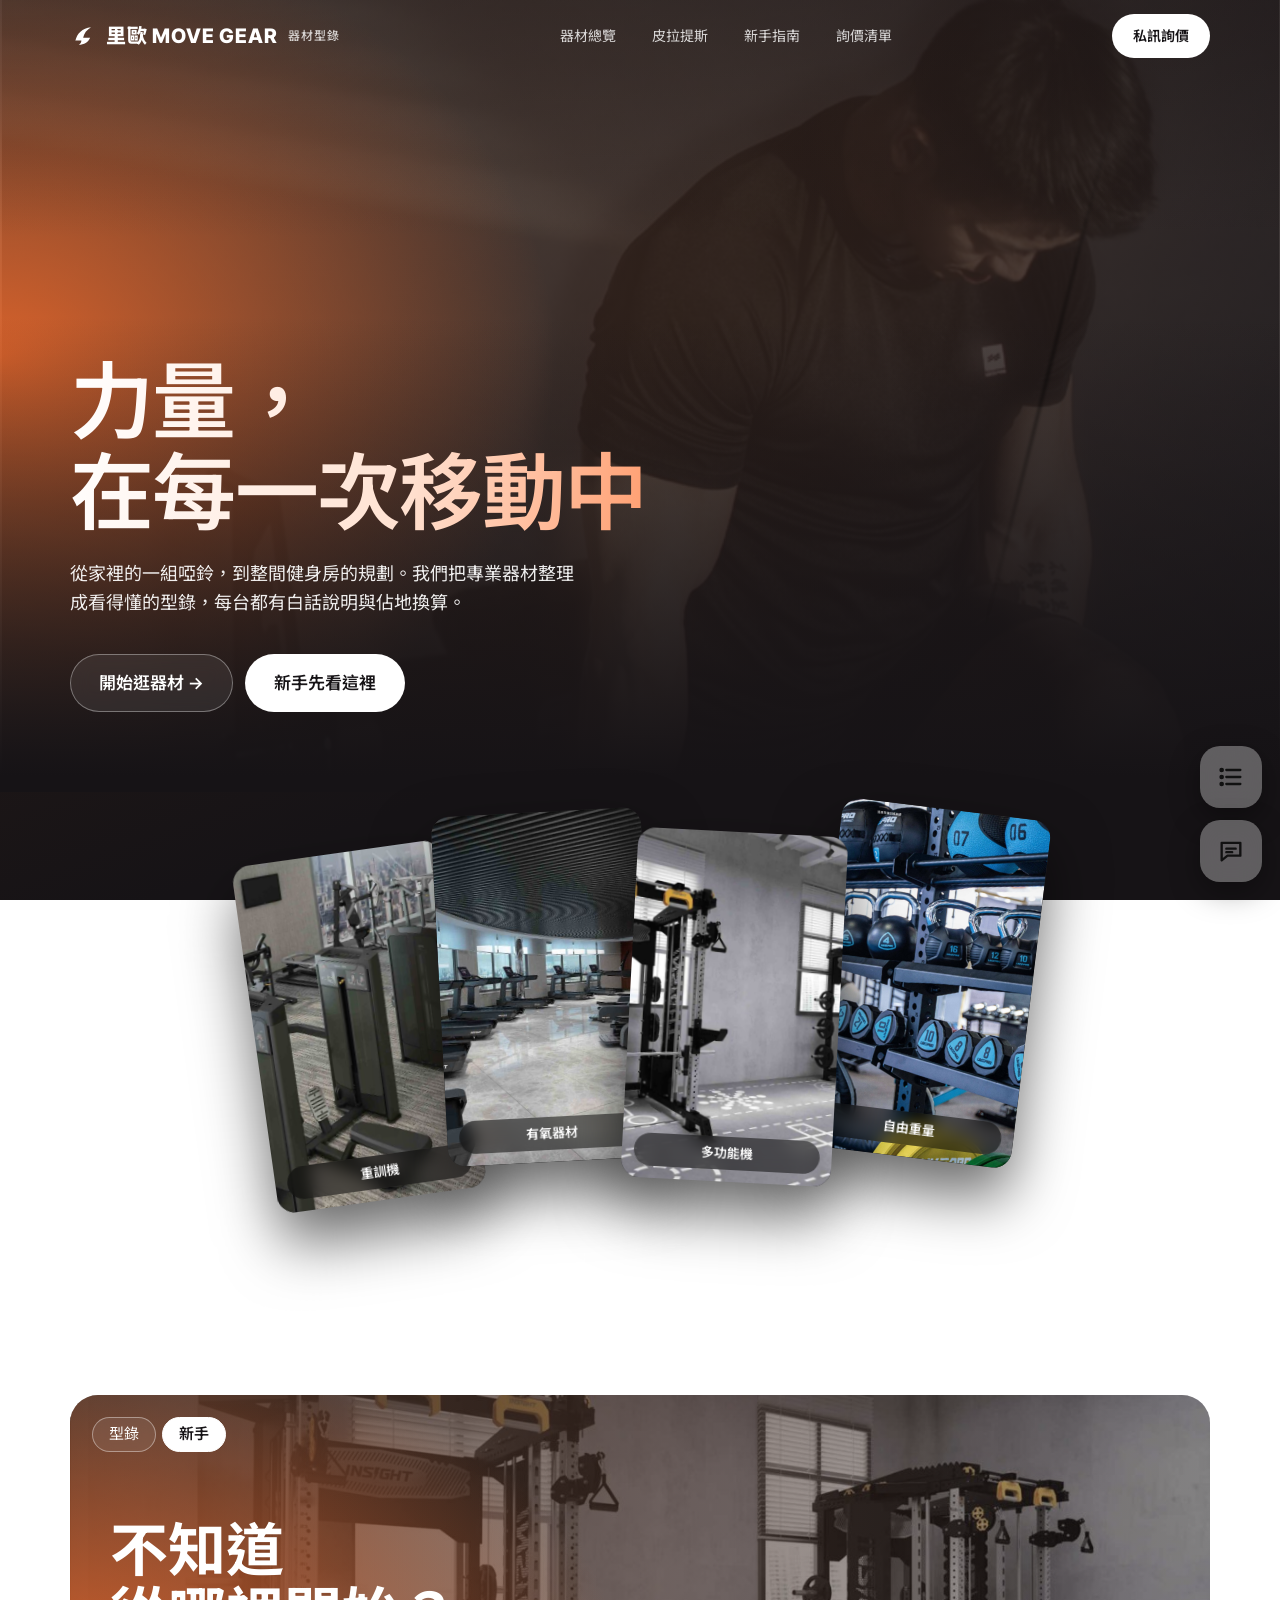
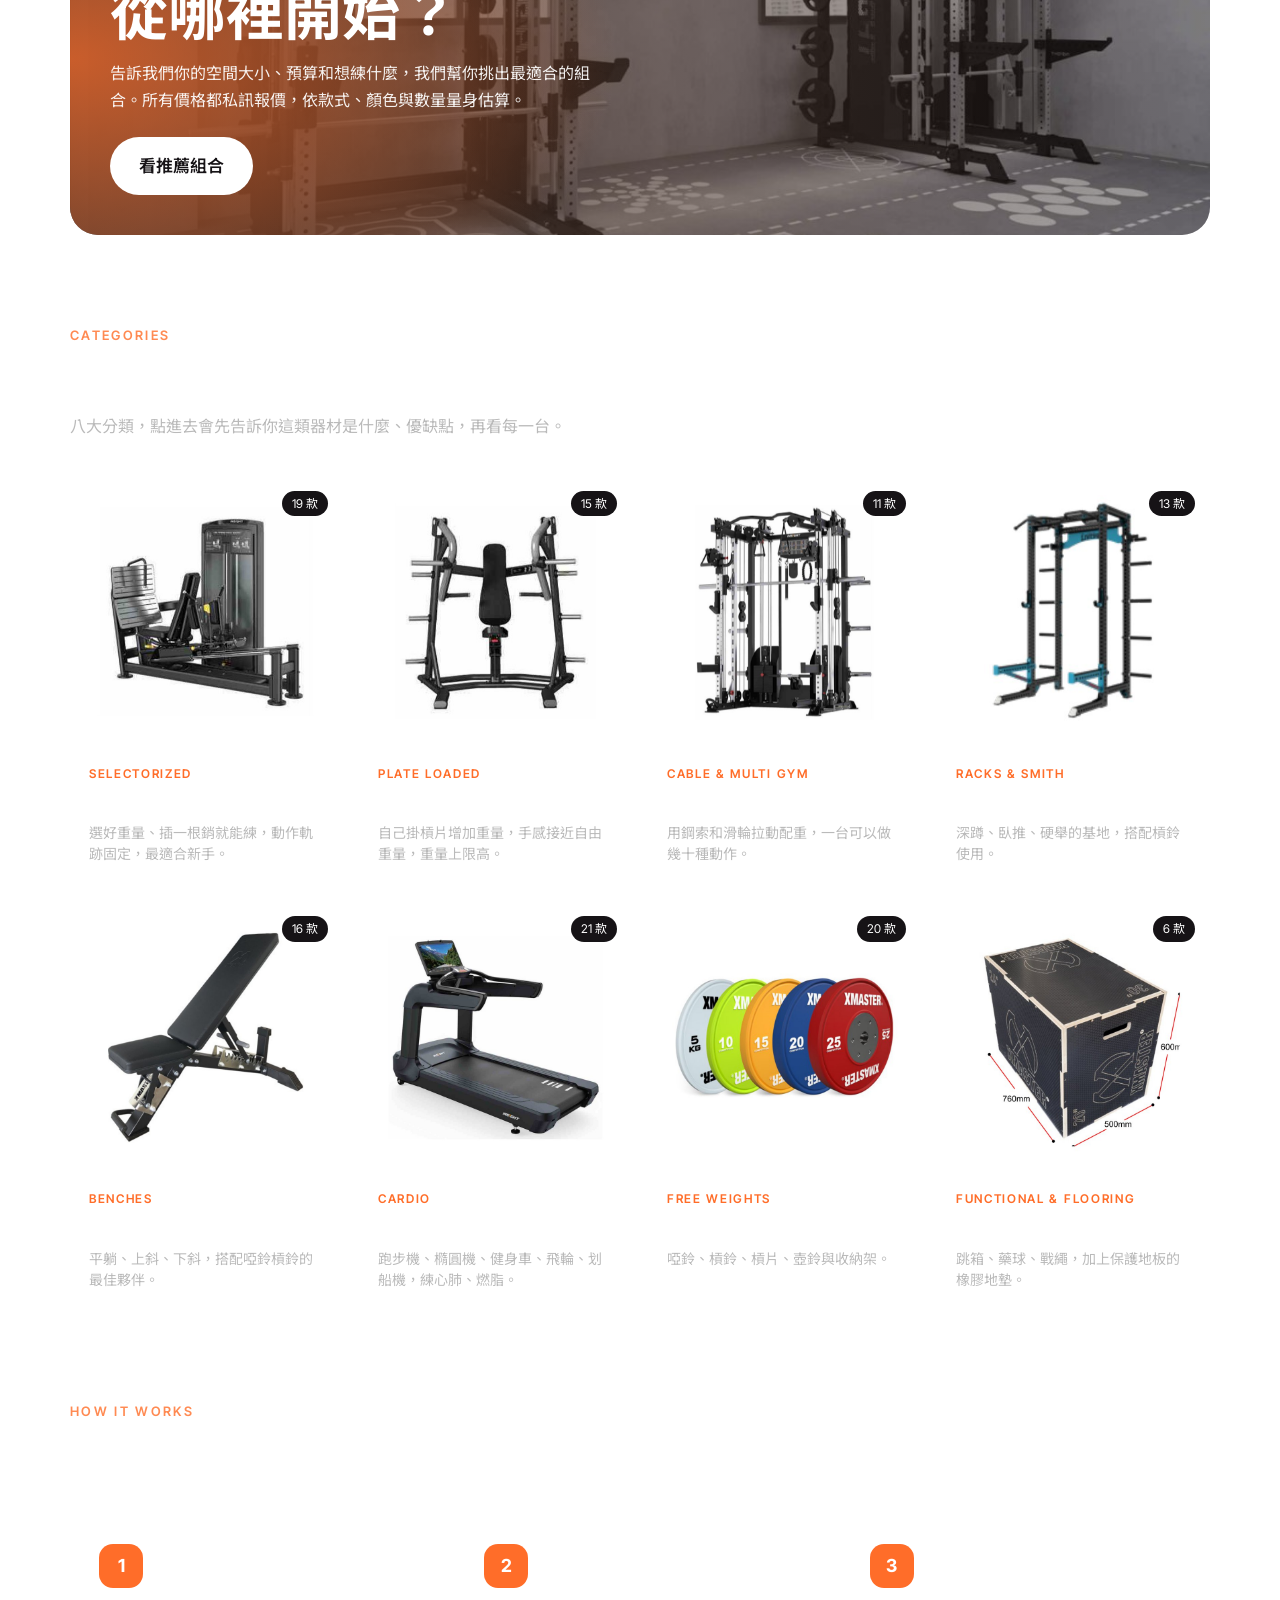
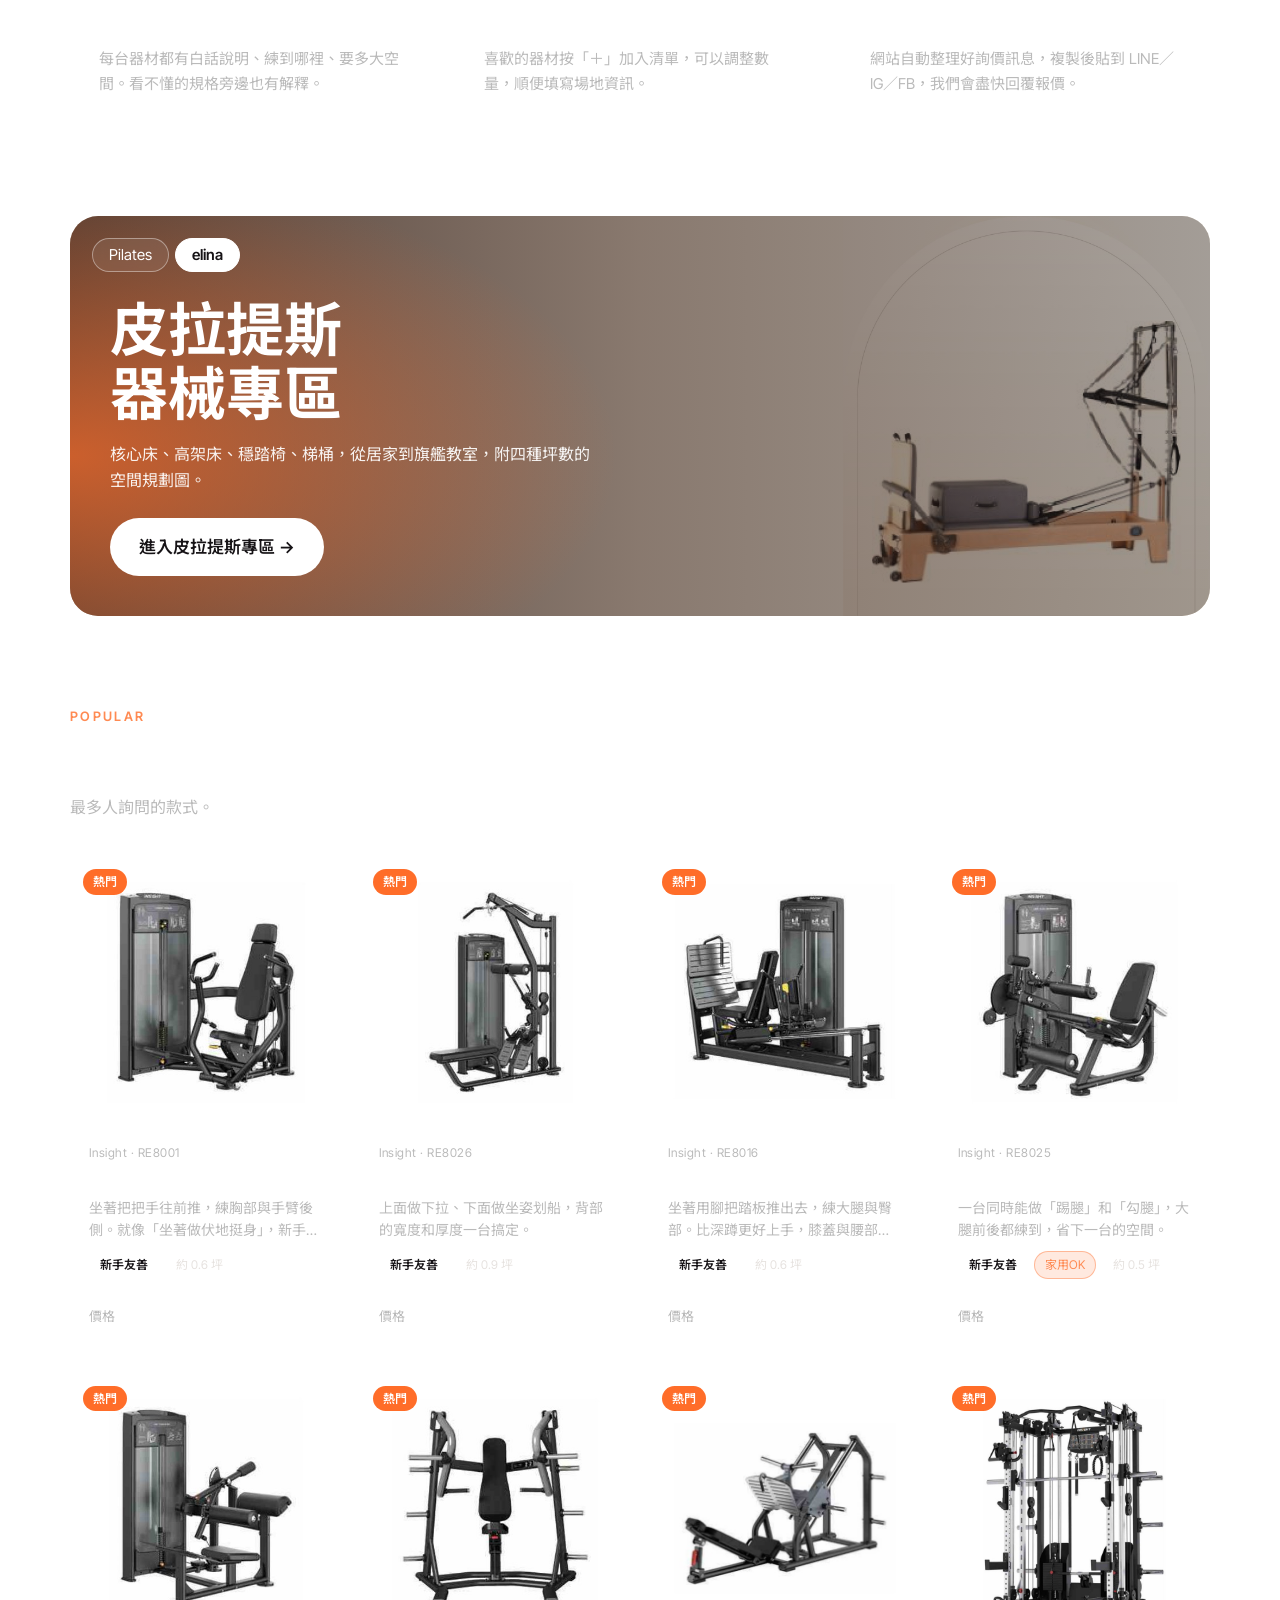
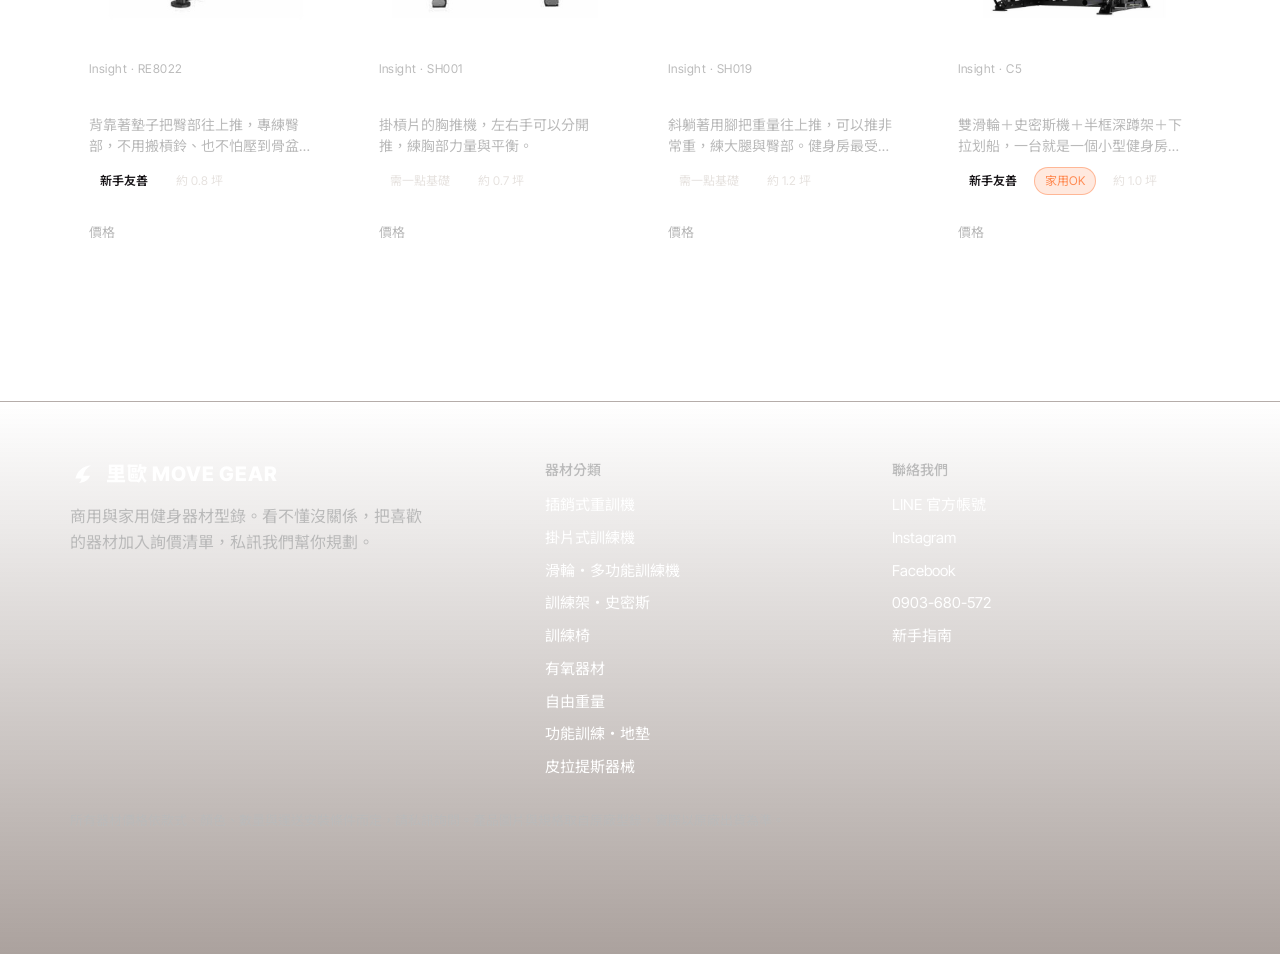
<file: index.html>
<!doctype html>
<html lang="zh-Hant">
<head>
<meta charset="utf-8"><meta name="viewport" content="width=device-width,initial-scale=1">
<link rel="preconnect" href="https://fonts.googleapis.com"><link rel="preconnect" href="https://fonts.gstatic.com" crossorigin>
<link href="https://fonts.googleapis.com/css2?family=Inter+Tight:wght@400;500;600;700&family=Noto+Sans+TC:wght@400;500;700&display=swap" rel="stylesheet">
<link rel="stylesheet" href="assets/style.css">
<title>里歐 MOVE GEAR 器材型錄｜商用・家用健身器材</title>
<meta name="description" content="重訓機、有氧器材、自由重量、皮拉提斯器械型錄，新手也看得懂，價格私訊詢問。">
</head>
<body data-page="home">

<section class="hero" style="padding:0">
  <div class="hero-bg" style="background-image:url(img/life-lp-dumbbell.jpg)"></div>
  <div class="hero-blur" style="background-image:url(img/life-lp-dumbbell.jpg)"></div>
  <div class="motion-line"></div>
  <div class="wrap"><div class="hero-content">
    <h1>力量，<br>在每一次移動中</h1>
    <p>從家裡的一組啞鈴，到整間健身房的規劃。我們把專業器材整理成看得懂的型錄，每台都有白話說明與佔地換算。</p>
    <div class="actions">
      <a class="pill pill-outline pill-lg" href="catalog.html">開始逛器材 →</a>
      <a class="pill pill-white pill-lg" href="guide.html">新手先看這裡</a>
    </div>
  </div></div>
</section>

<div class="wrap">
  <div class="fan">
    <a href="catalog.html?c=strength"><img src="img/life-ins-machines.jpg" alt="重訓機"><span>重訓機</span></a>
    <a href="catalog.html?c=cardio"><img src="img/life-ins-cardio.jpg" alt="有氧器材"><span>有氧器材</span></a>
    <a href="catalog.html?c=cable"><img src="img/life-ins-multigym.jpg" alt="多功能訓練機"><span>多功能機</span></a>
    <a href="catalog.html?c=free"><img src="img/life-lp-storage.jpg" alt="自由重量"><span>自由重量</span></a>
  </div>
  <p class="fan-caption">從入門到專業<br>每一台都講給你聽得懂</p>
</div>

<section><div class="wrap">
  <div class="feature-card reveal">
    <div class="bg" style="background-image:url(img/life-ins-multigym.jpg)"></div>
    <div class="tags"><span class="tag">型錄</span><span class="tag solid">新手</span></div>
    <div class="inner">
      <h3>不知道<br>從哪裡開始？</h3>
      <p>告訴我們你的空間大小、預算和想練什麼，我們幫你挑出最適合的組合。所有價格都私訊報價，依款式、顏色與數量量身估算。</p>
      <a class="pill pill-white pill-lg" href="guide.html#sets">看推薦組合</a>
    </div>
  </div>
</div></section>

<section style="padding-top:0"><div class="wrap">
  <div class="sec-head">
    <div><div class="eyebrow">Categories</div><h2>依用途找器材</h2><p>八大分類，點進去會先告訴你這類器材是什麼、優缺點，再看每一台。</p></div>
    <a class="pill pill-dark" href="catalog.html">全部器材 →</a>
  </div>
  <div class="cat-grid" id="cats"></div>
</div></section>

<section style="padding-top:0"><div class="wrap">
  <div class="sec-head"><div><div class="eyebrow">How it works</div><h2>三步驟，輕鬆詢價</h2></div></div>
  <div class="steps">
    <div class="step reveal"><div class="n">1</div><h3>逛型錄</h3><p>每台器材都有白話說明、練到哪裡、要多大空間。看不懂的規格旁邊也有解釋。</p></div>
    <div class="step reveal"><div class="n">2</div><h3>加入詢價清單</h3><p>喜歡的器材按「＋」加入清單，可以調整數量，順便填寫場地資訊。</p></div>
    <div class="step reveal"><div class="n">3</div><h3>一鍵私訊</h3><p>網站自動整理好詢價訊息，複製後貼到 LINE／IG／FB，我們會盡快回覆報價。</p></div>
  </div>
</div></section>

<section style="padding-top:0"><div class="wrap">
  <a class="feature-card reveal pilates-teaser" href="pilates.html">
    <div class="bg" style="background-image:url(img/life-pilates.jpg);background-position:right center;background-size:contain;background-repeat:no-repeat;background-color:#efe7da"></div>
    <div class="tags"><span class="tag">Pilates</span><span class="tag solid">elina</span></div>
    <div class="inner">
      <h3>皮拉提斯<br>器械專區</h3>
      <p>核心床、高架床、穩踏椅、梯桶，從居家到旗艦教室，附四種坪數的空間規劃圖。</p>
      <span class="pill pill-white pill-lg">進入皮拉提斯專區 →</span>
    </div>
  </a>
</div></section>

<section style="padding-top:0"><div class="wrap">
  <div class="sec-head">
    <div><div class="eyebrow">Popular</div><h2>熱門器材</h2><p>最多人詢問的款式。</p></div>
    <a class="pill pill-dark" href="catalog.html">看更多 →</a>
  </div>
  <div class="grid" id="hot"></div>
</div></section>

<script src="assets/data.js"></script>
<script src="assets/pilates-data.js"></script>
<script src="assets/app.js"></script>
</body>
</html>
</file>
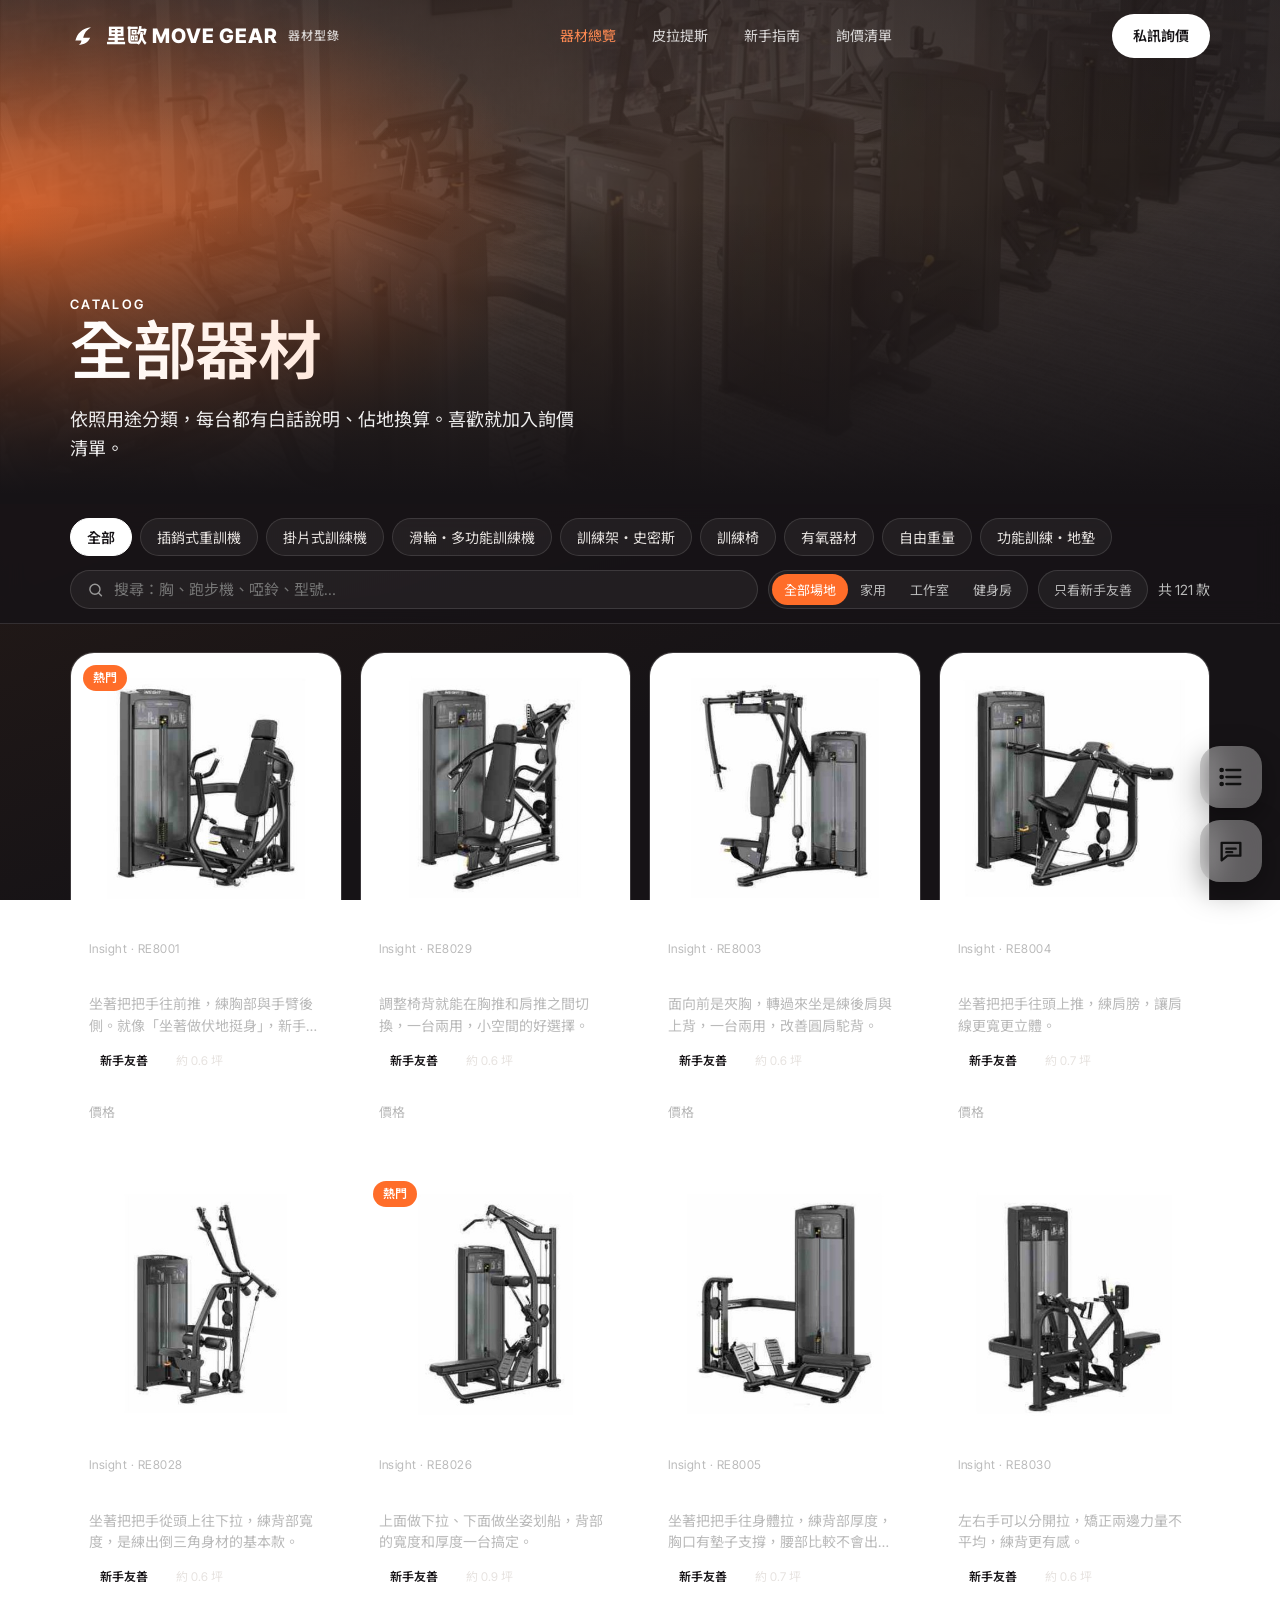
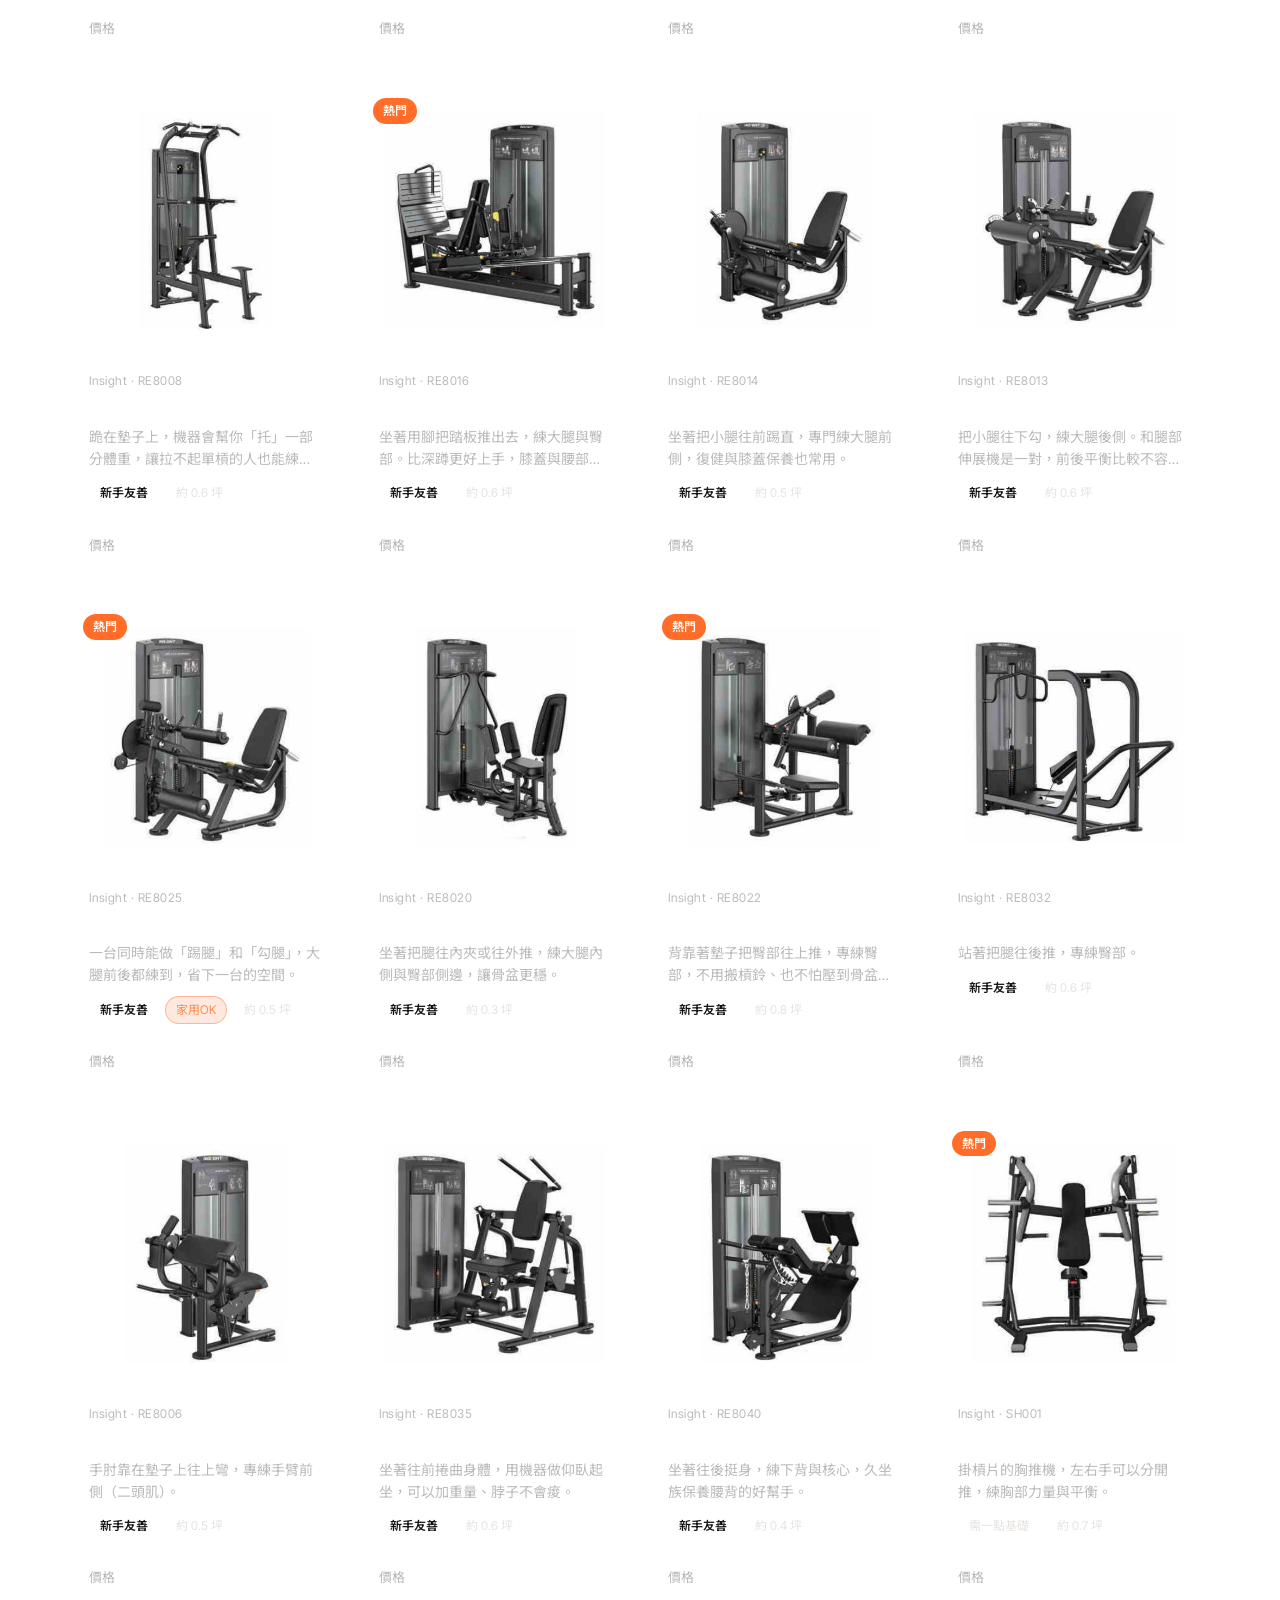
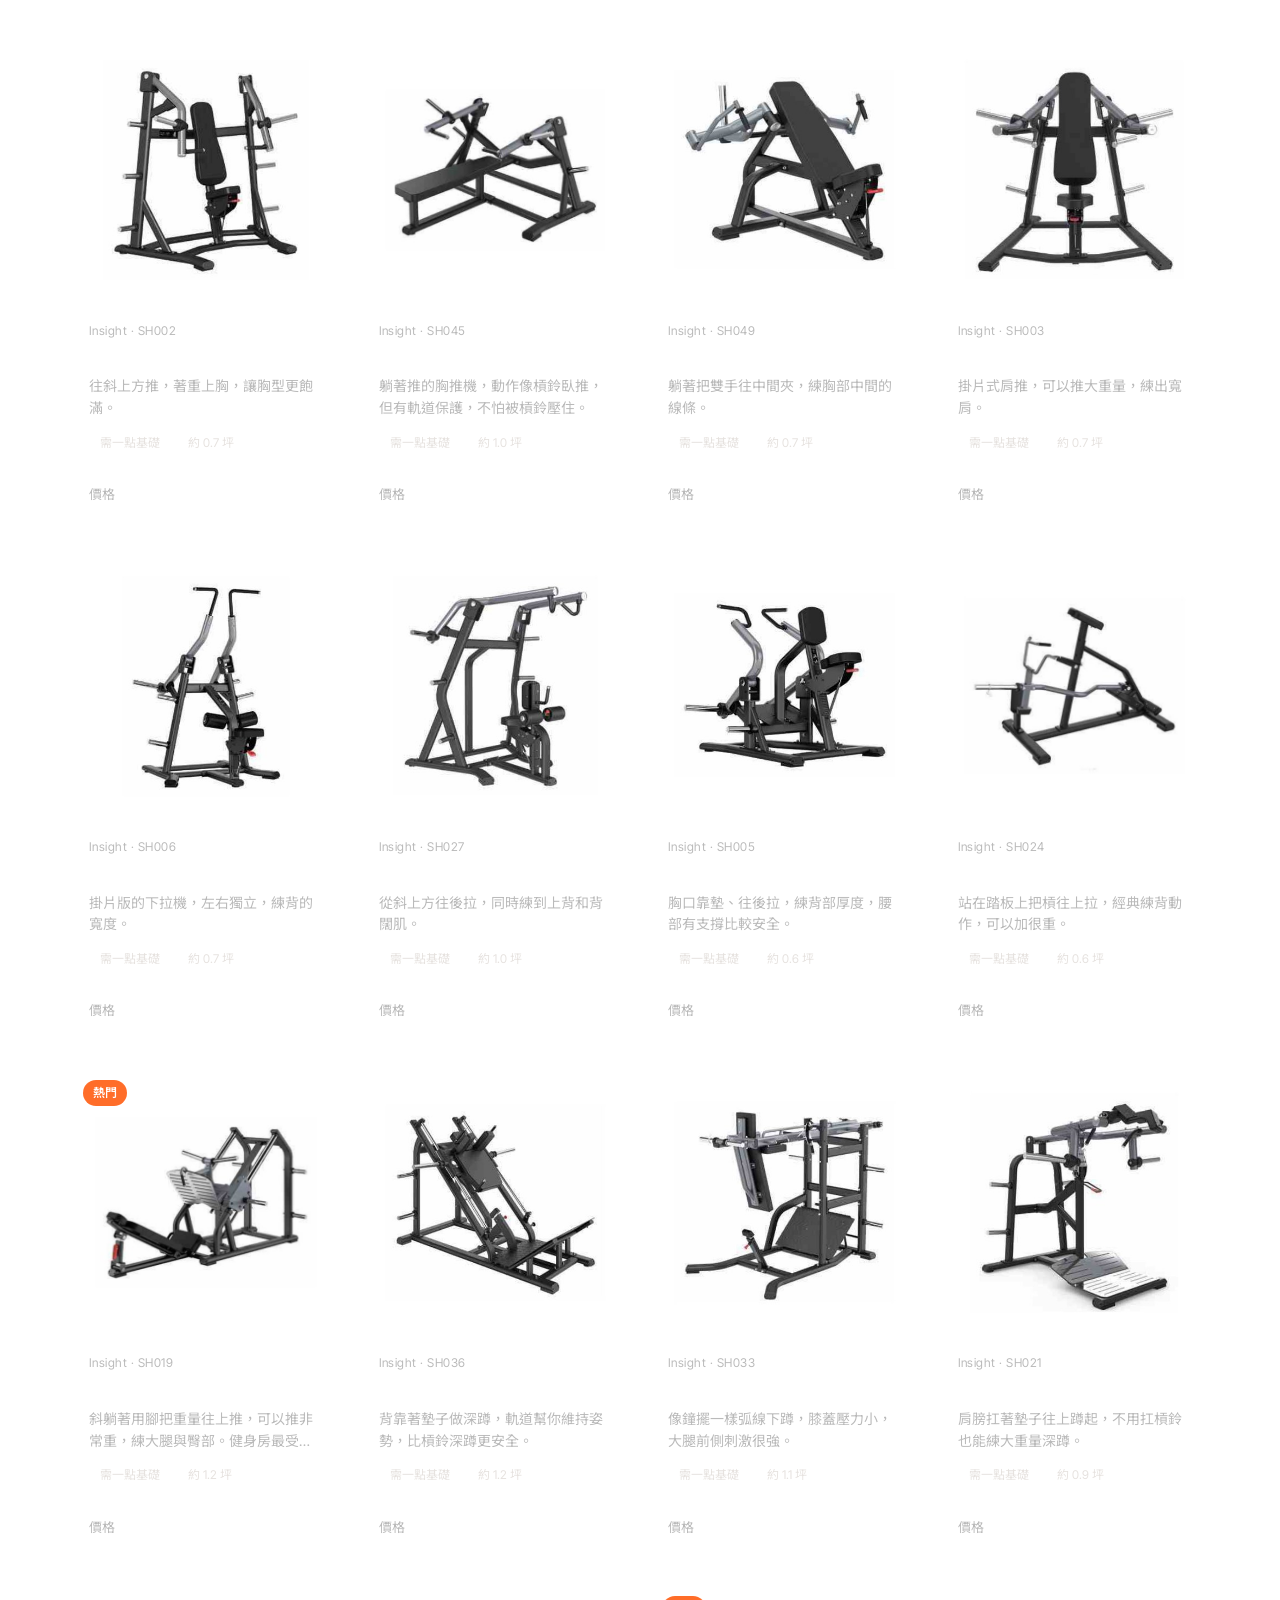
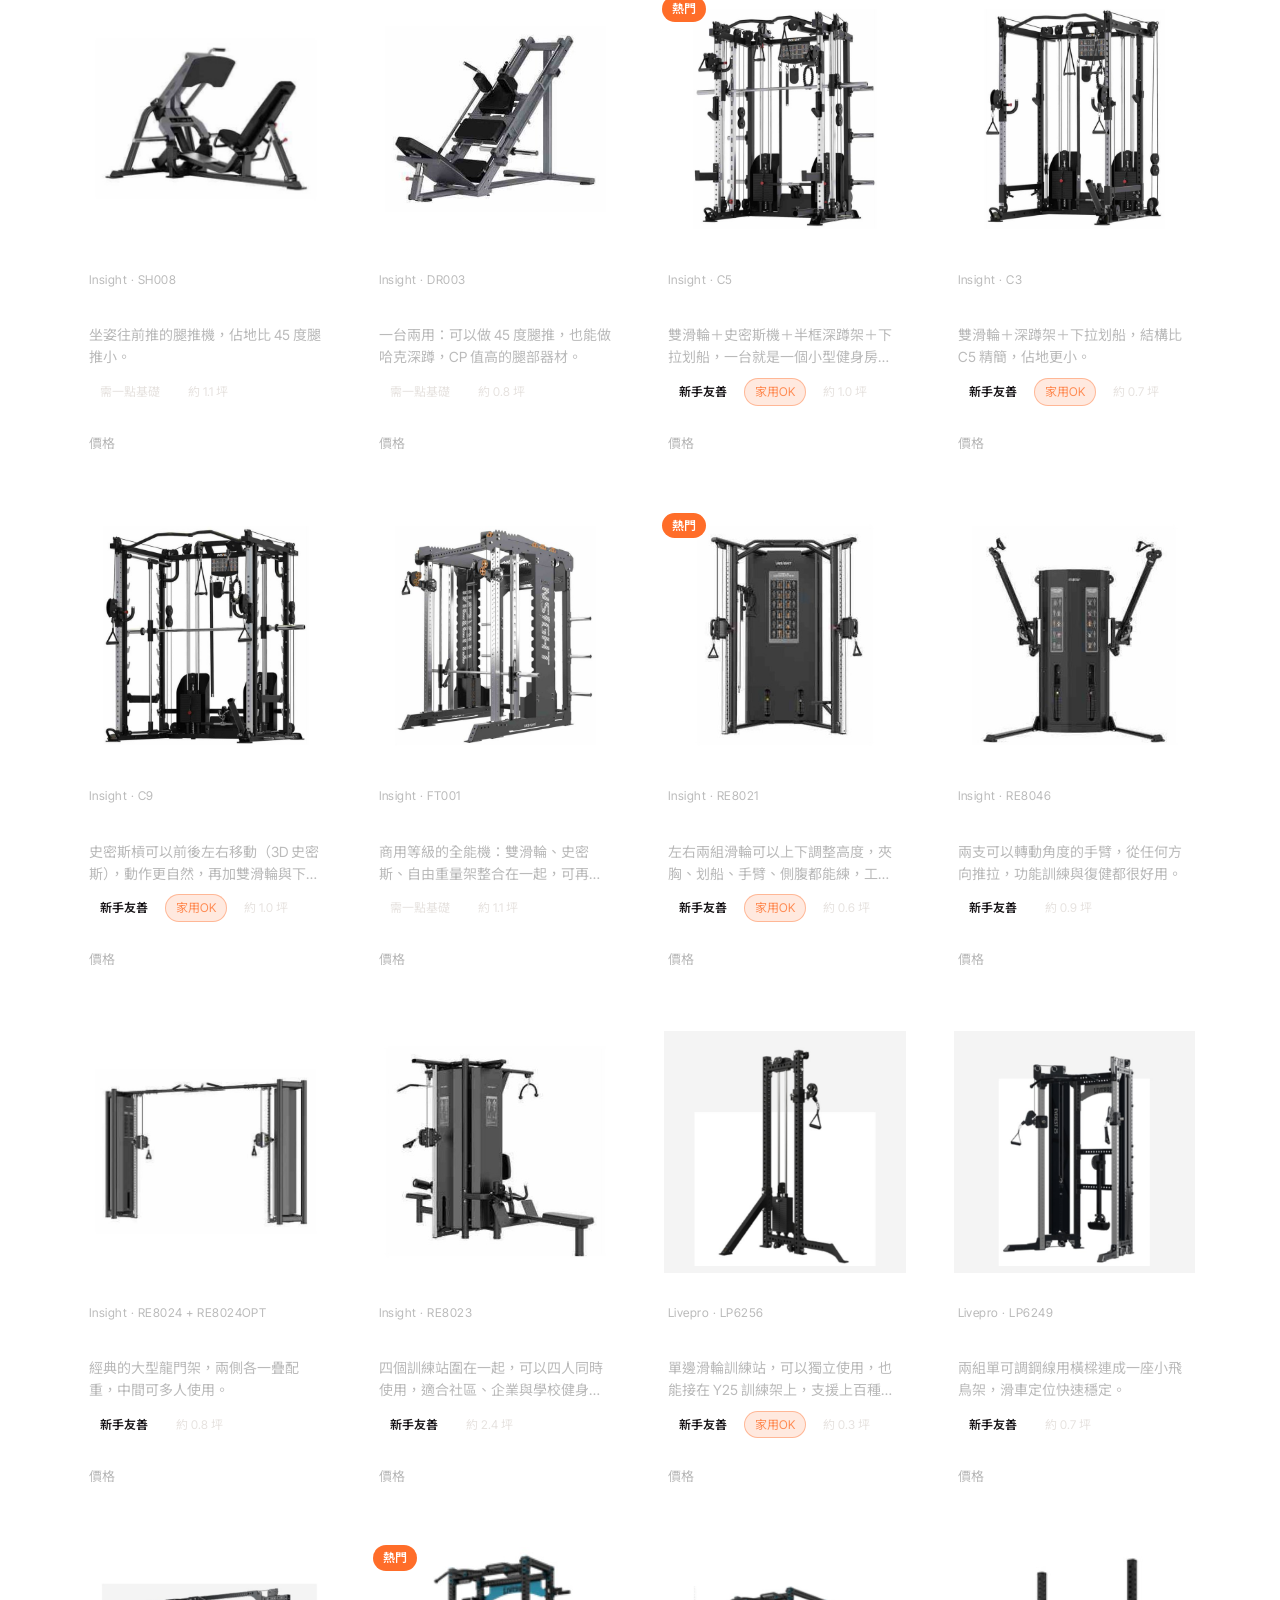
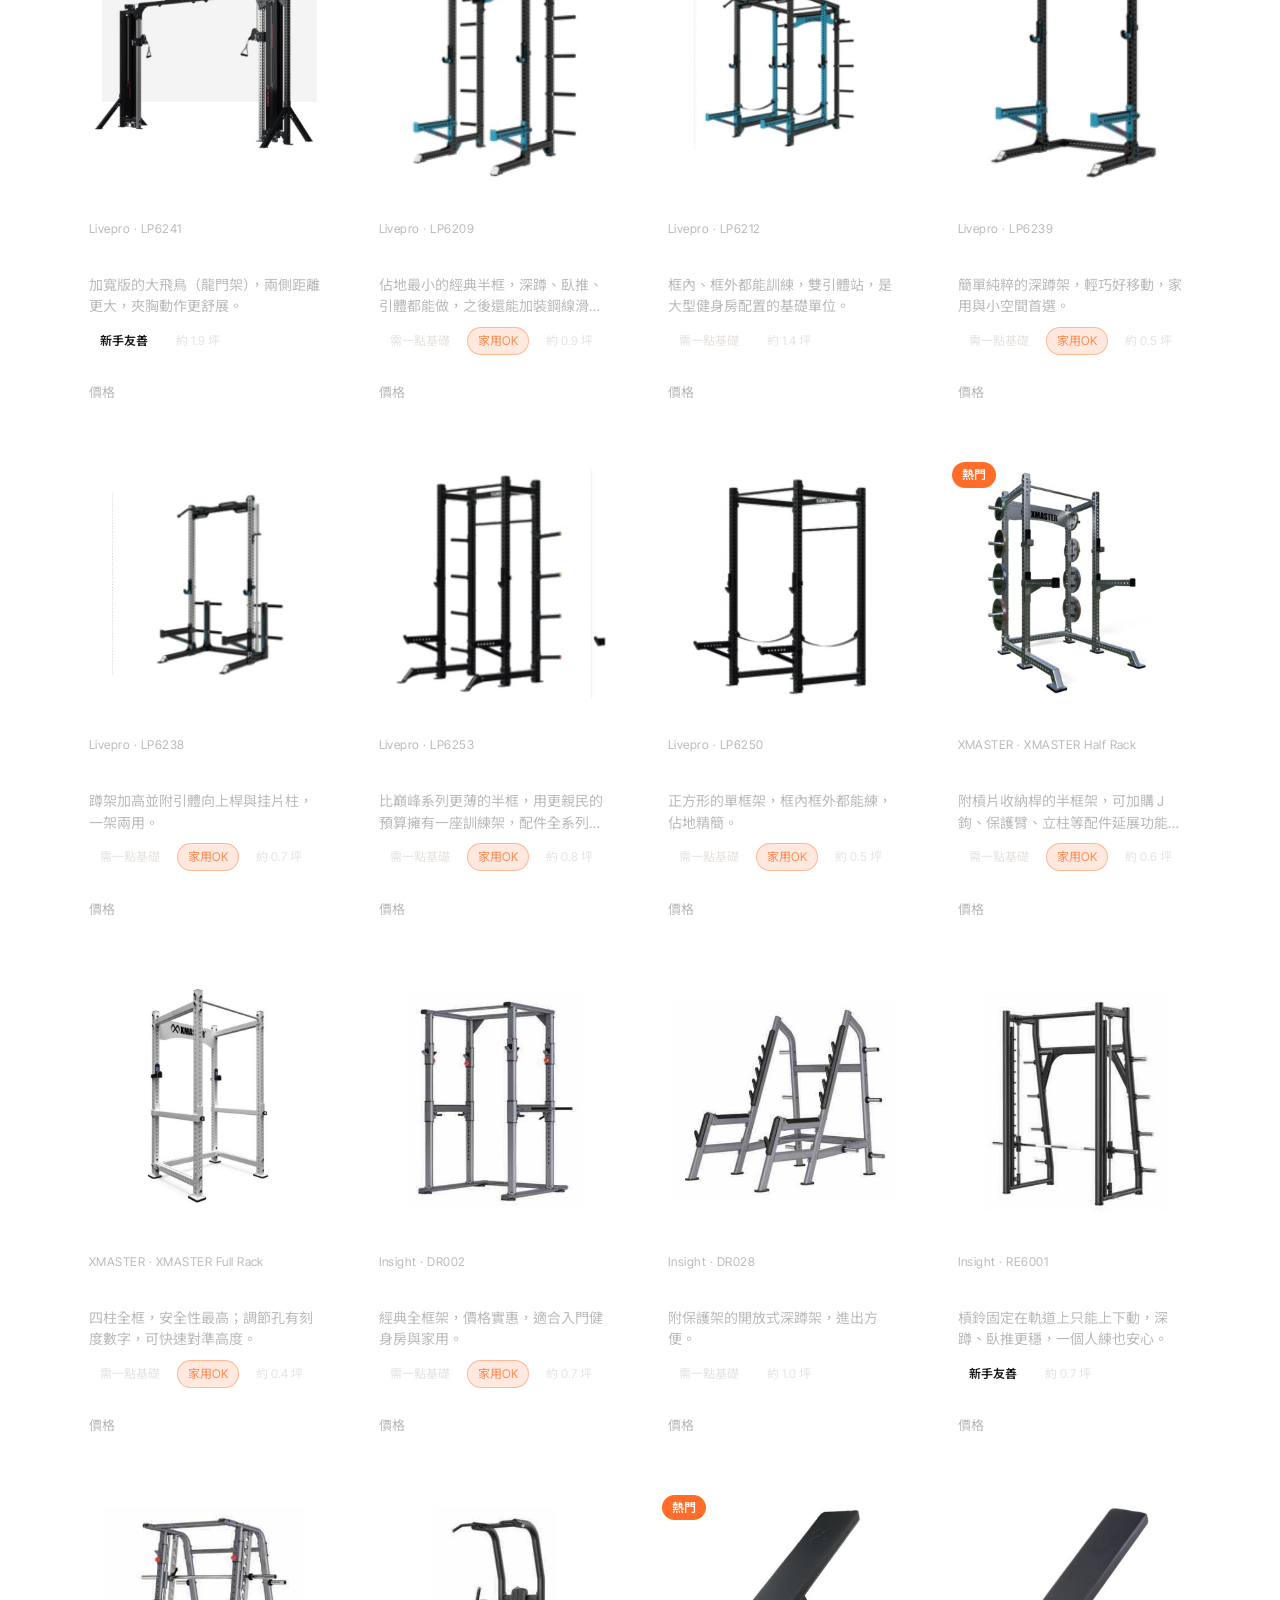
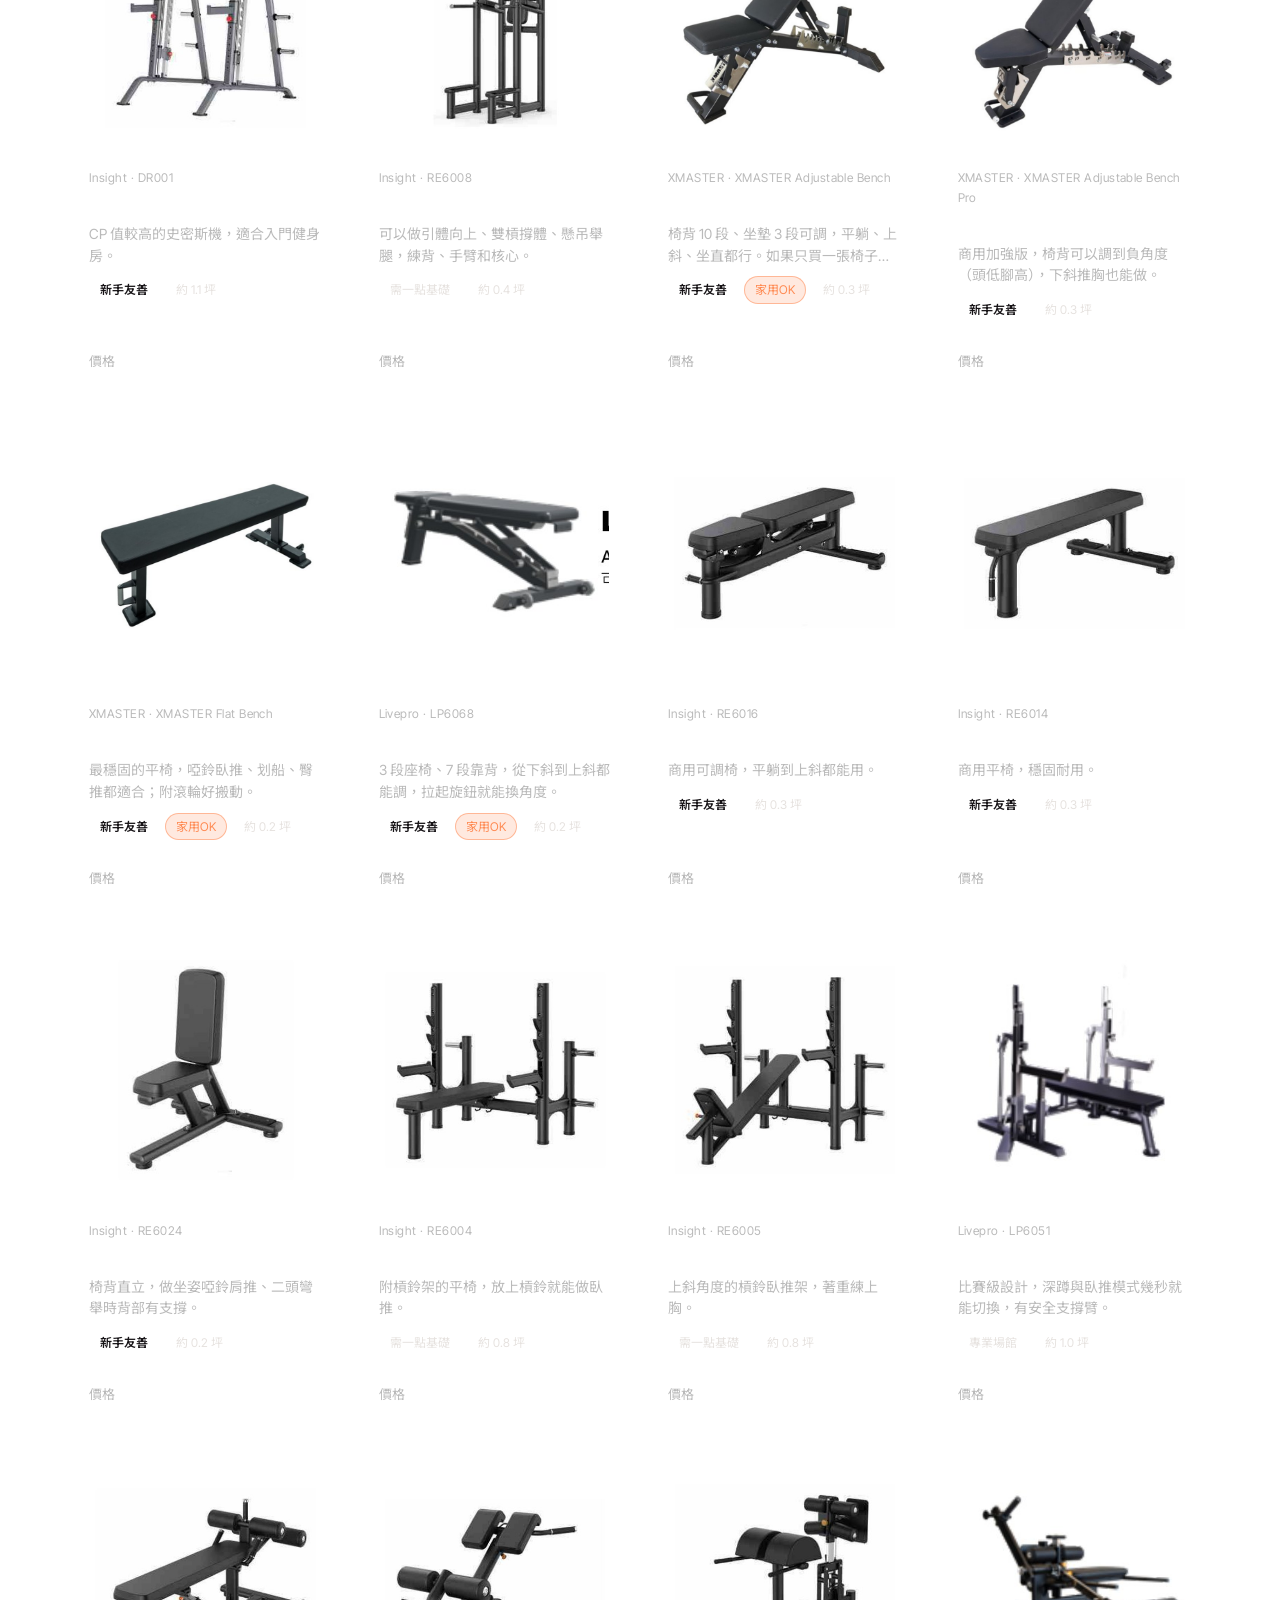
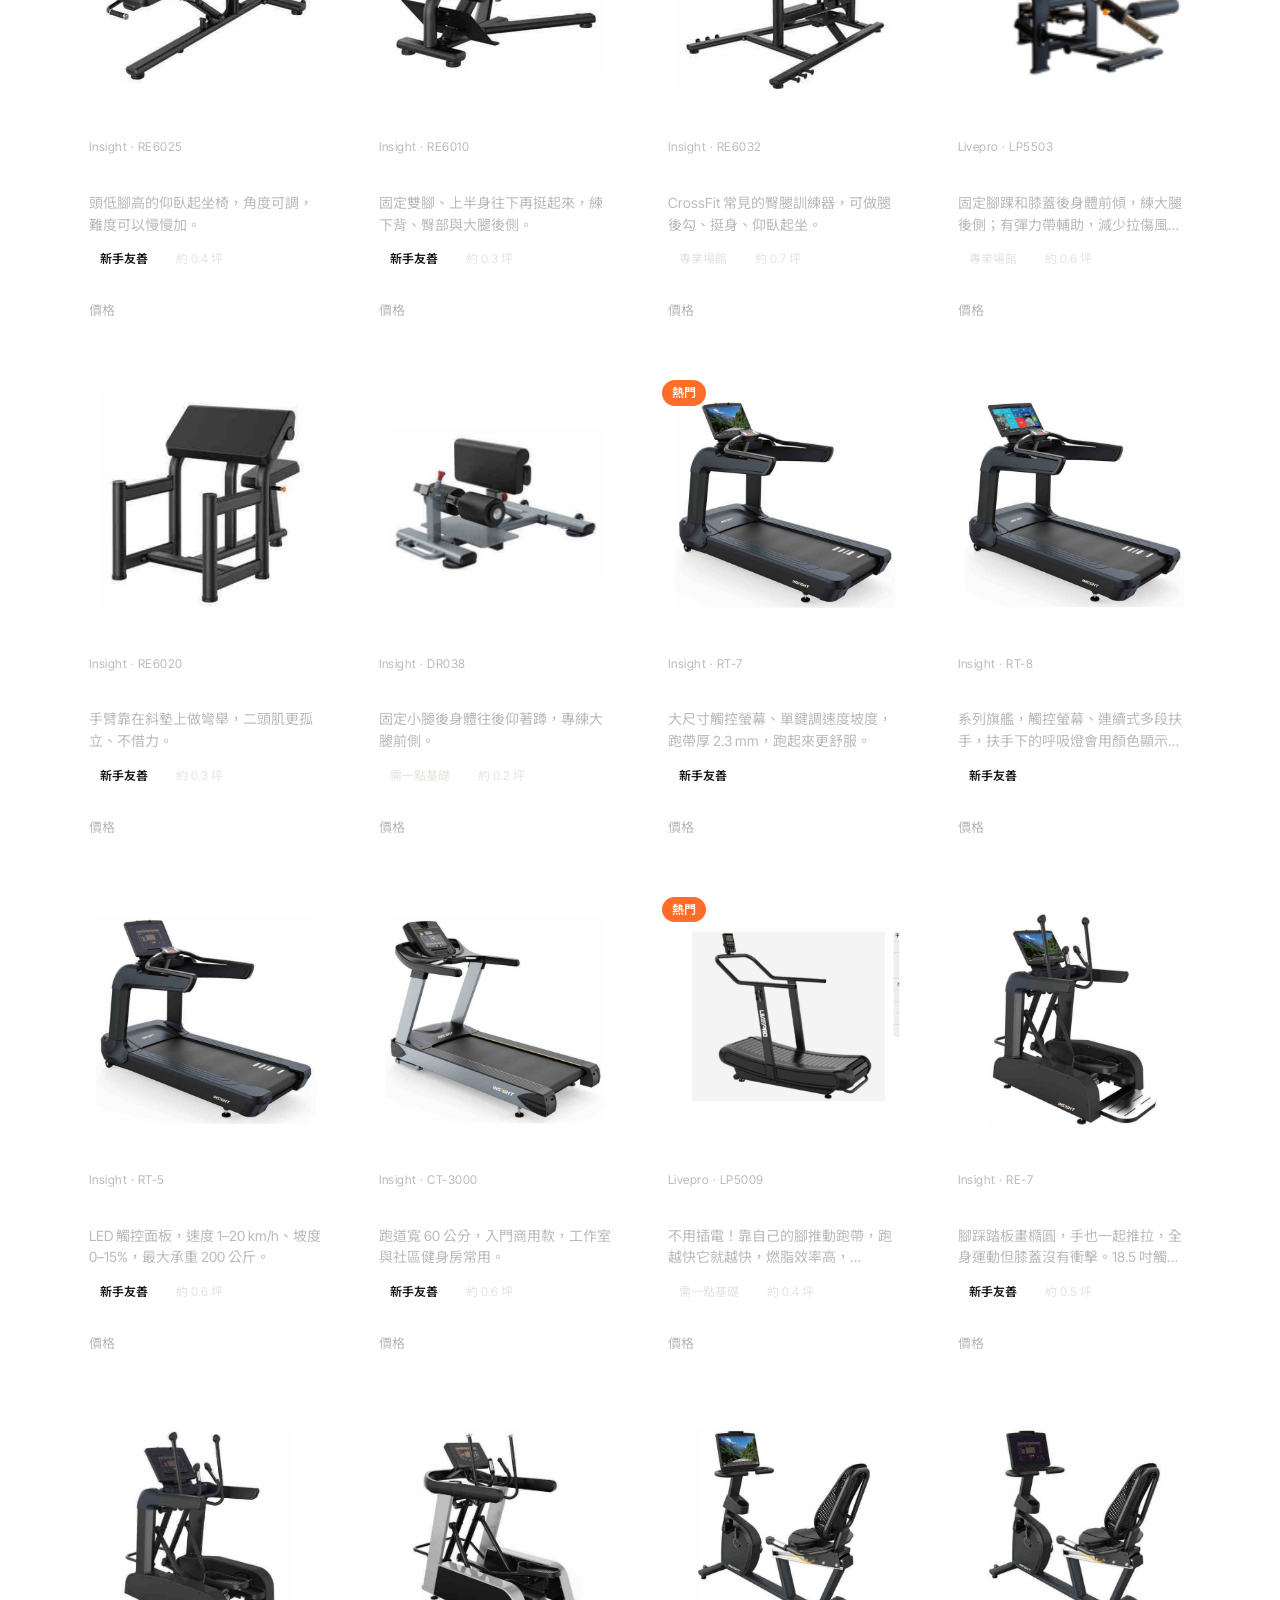
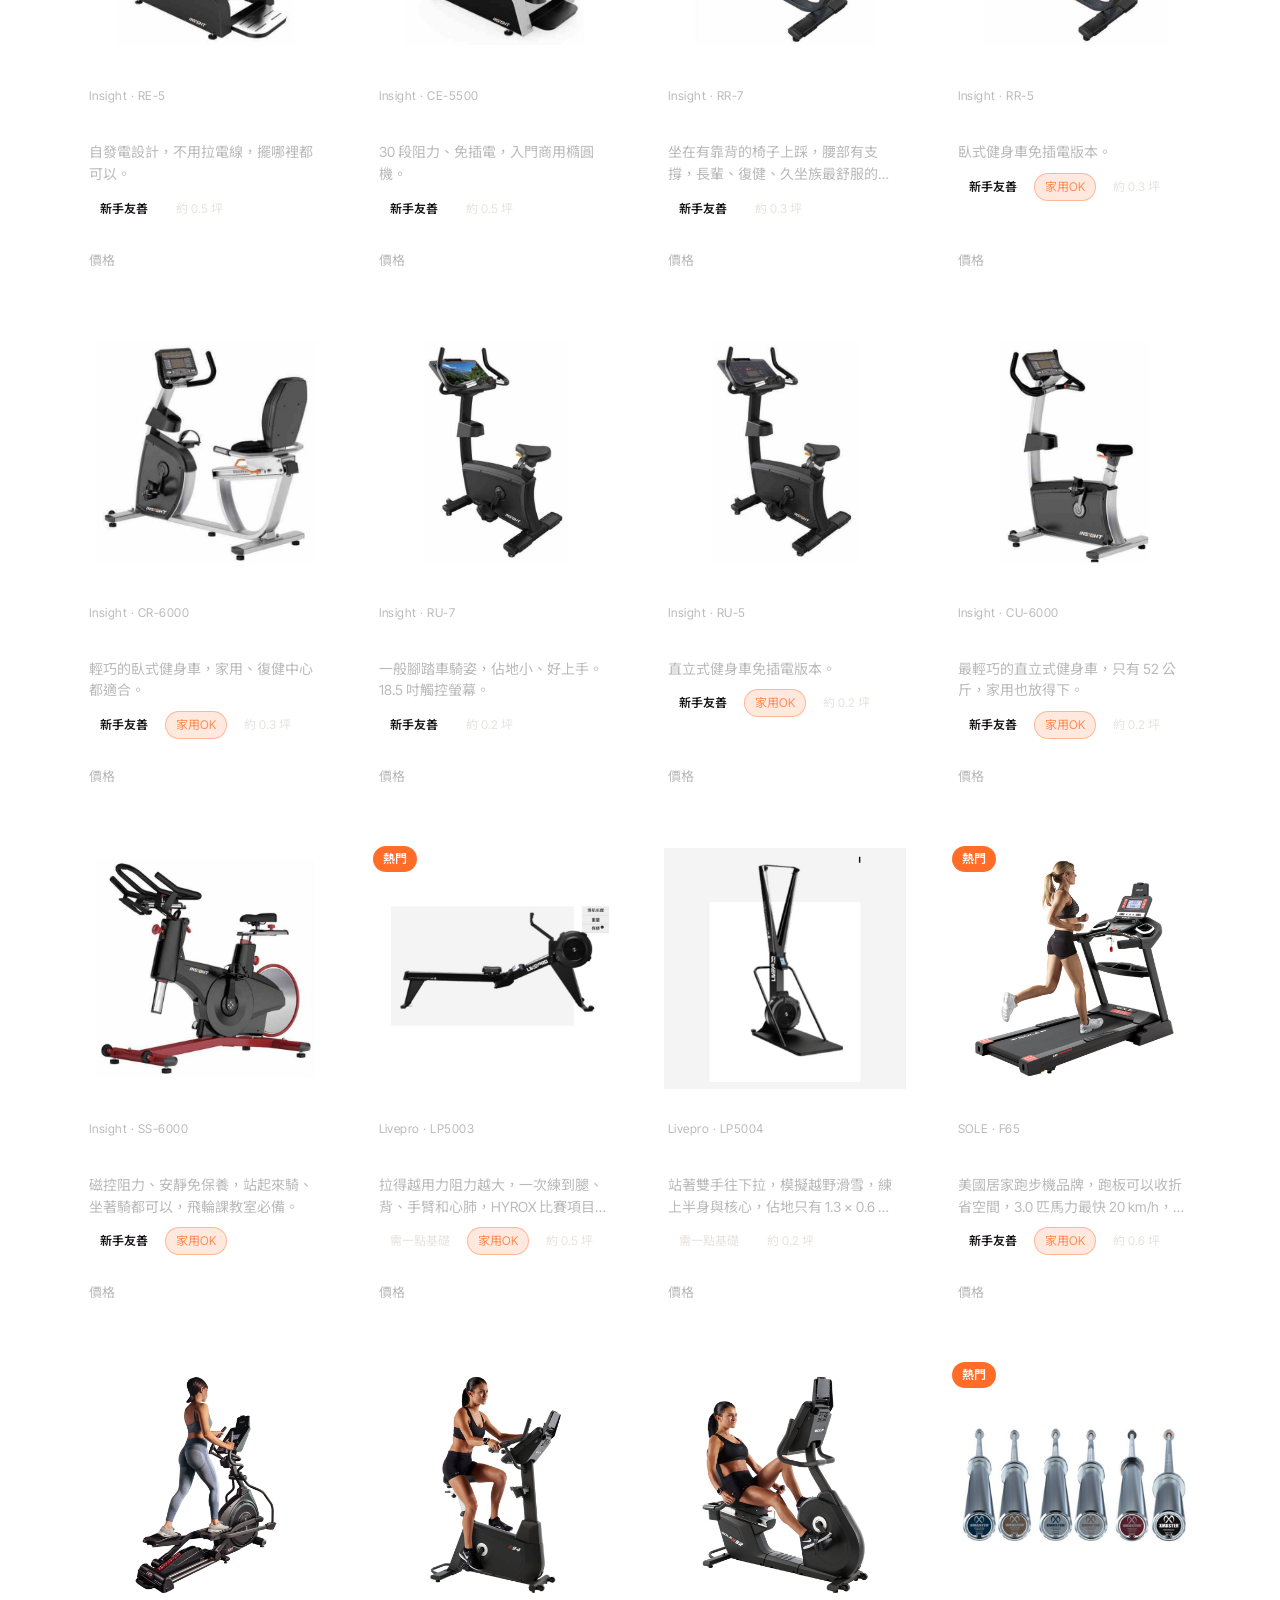
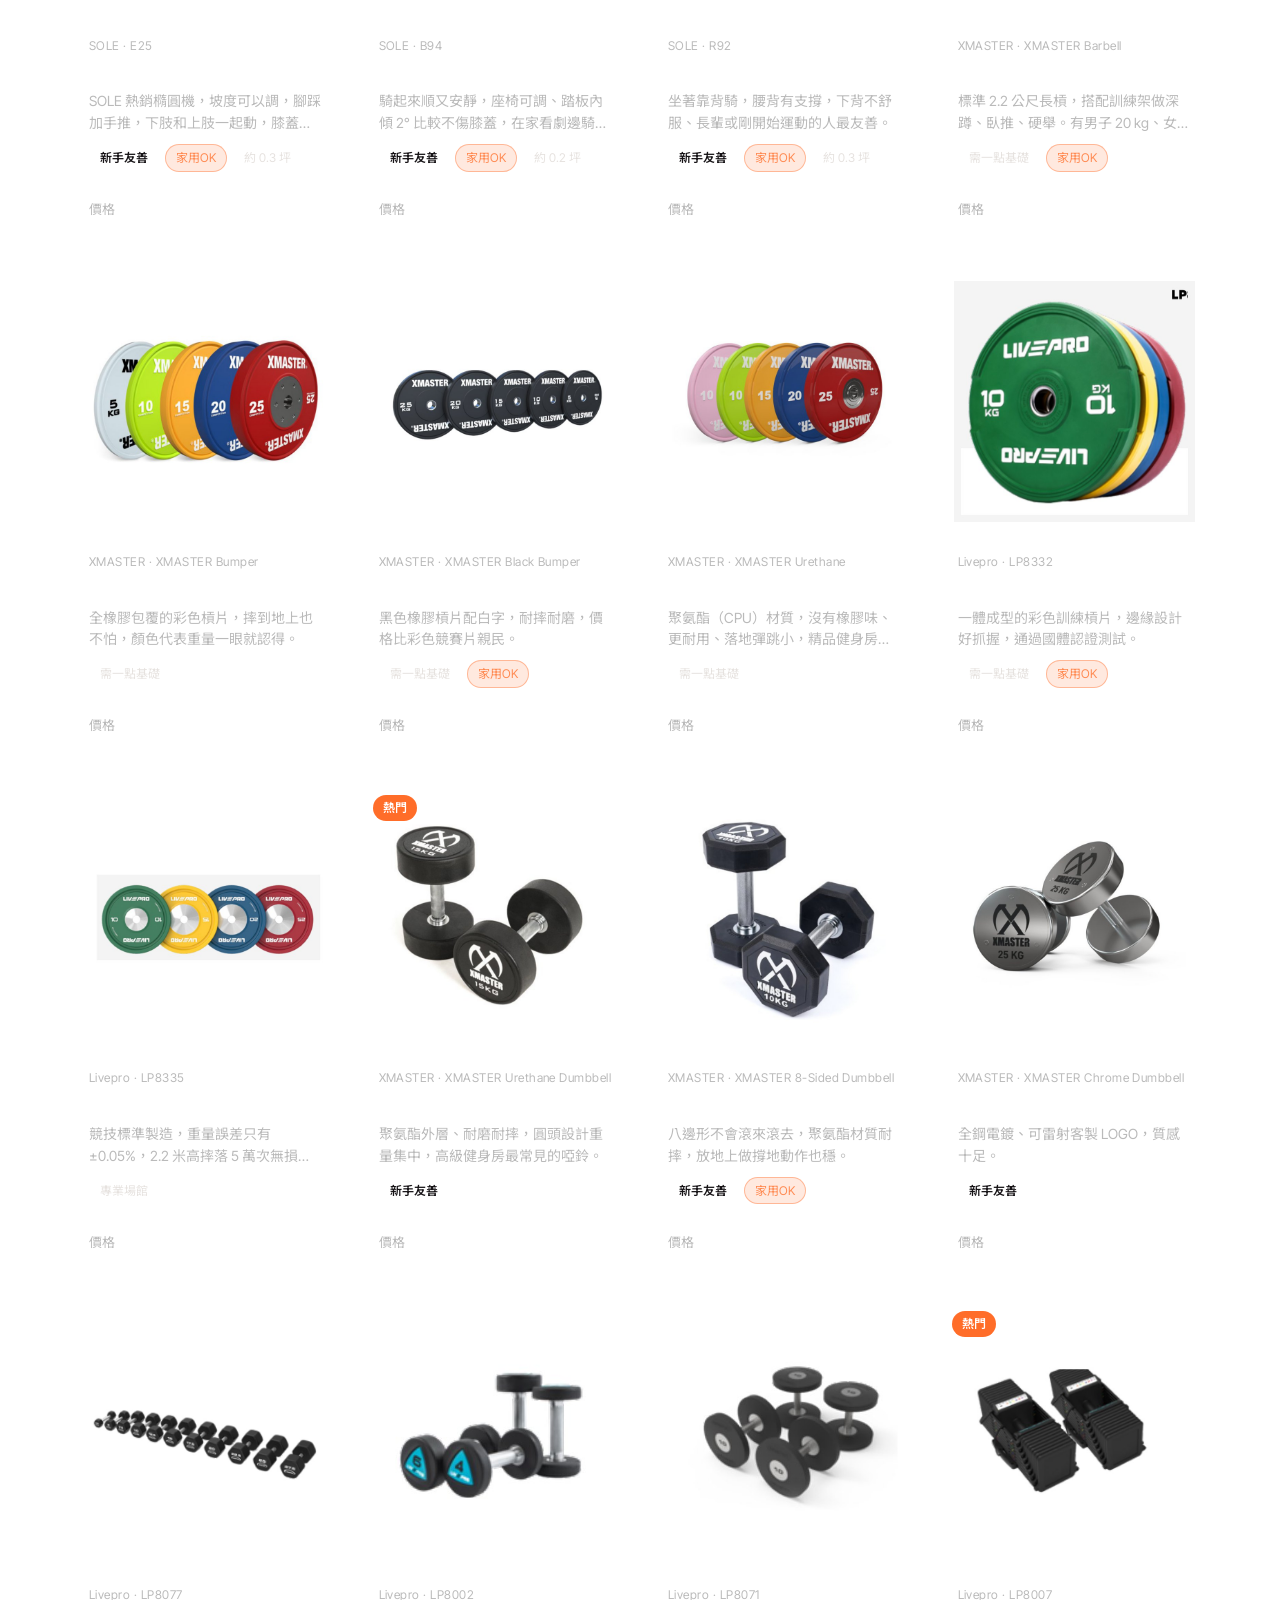
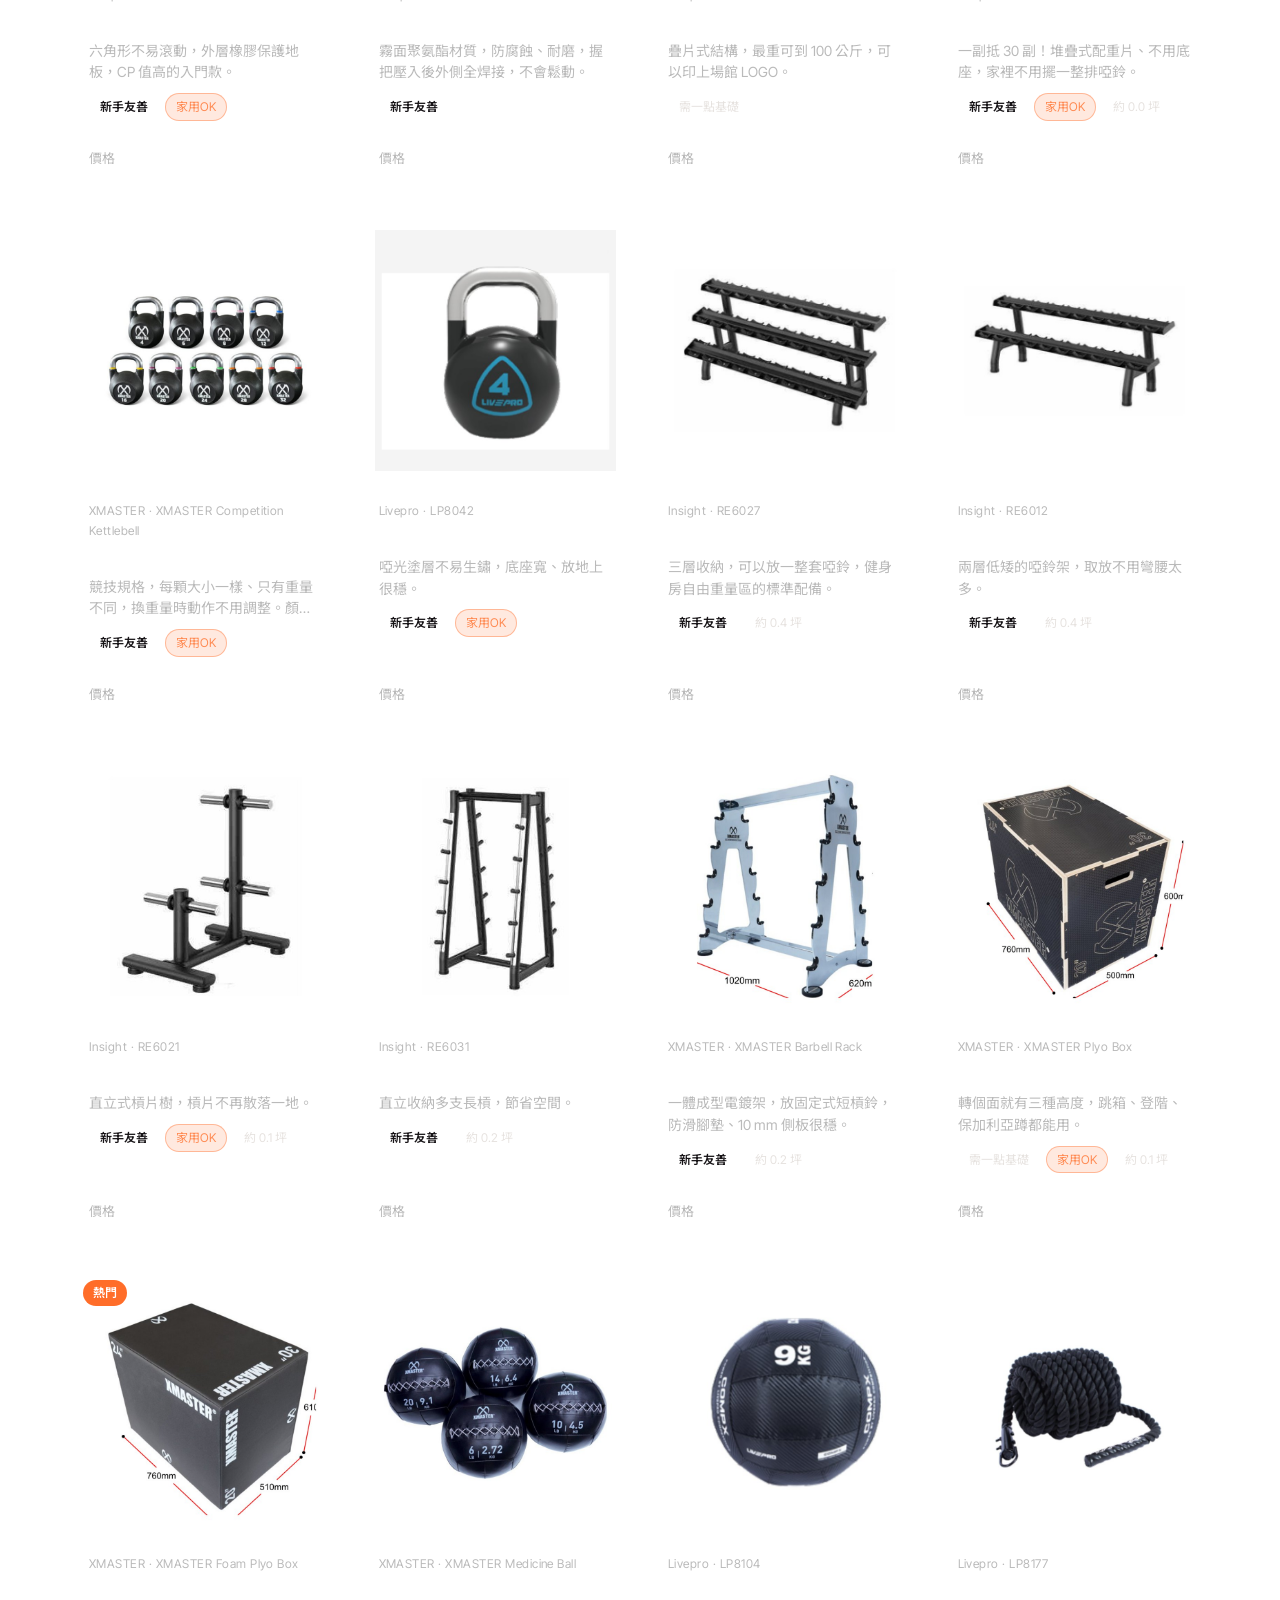
<file: catalog.html>
<!doctype html>
<html lang="zh-Hant">
<head>
<meta charset="utf-8"><meta name="viewport" content="width=device-width,initial-scale=1">
<link rel="preconnect" href="https://fonts.googleapis.com"><link rel="preconnect" href="https://fonts.gstatic.com" crossorigin>
<link href="https://fonts.googleapis.com/css2?family=Inter+Tight:wght@400;500;600;700&family=Noto+Sans+TC:wght@400;500;700&display=swap" rel="stylesheet">
<link rel="stylesheet" href="assets/style.css">
<title>器材總覽｜里歐 MOVE GEAR 器材型錄</title>
</head>
<body data-page="catalog">

<section class="hero short" style="padding:0">
  <div class="hero-bg" style="background-image:url(img/life-ins-machines.jpg)"></div>
  <div class="hero-blur" style="background-image:url(img/life-ins-machines.jpg)"></div>
  <div class="wrap"><div class="hero-content" style="padding-bottom:40px">
    <div class="eyebrow" style="color:#fff">Catalog</div>
    <h1 id="pageTitle" style="font-size:clamp(36px,6vw,64px)">全部器材</h1>
    <p id="pageSub" style="margin:0"></p>
  </div></div>
</section>

<div class="toolbar"><div class="wrap">
  <div class="tabs" id="tabs"></div>
  <div class="filters">
    <label class="search">
      <svg width="18" height="18" viewBox="0 0 24 24" fill="none" stroke="#999" stroke-width="2"><circle cx="11" cy="11" r="7"/><path d="M20 20l-3.5-3.5" stroke-linecap="round"/></svg>
      <input id="kw" placeholder="搜尋：胸、跑步機、啞鈴、型號…">
    </label>
    <div class="seg" id="place">
      <button class="on" data-v="all">全部場地</button><button data-v="home">家用</button><button data-v="studio">工作室</button><button data-v="gym">健身房</button>
    </div>
    <div class="seg"><button id="easy">只看新手友善</button></div>
    <span class="muted" id="count" style="font-size:14px"></span>
  </div>
</div></div>

<div class="wrap">
  <div id="intro"></div>
  <div class="grid" id="grid"></div>
</div>

<script src="assets/data.js"></script>
<script src="assets/pilates-data.js"></script>
<script src="assets/app.js"></script>
</body>
</html>
</file>
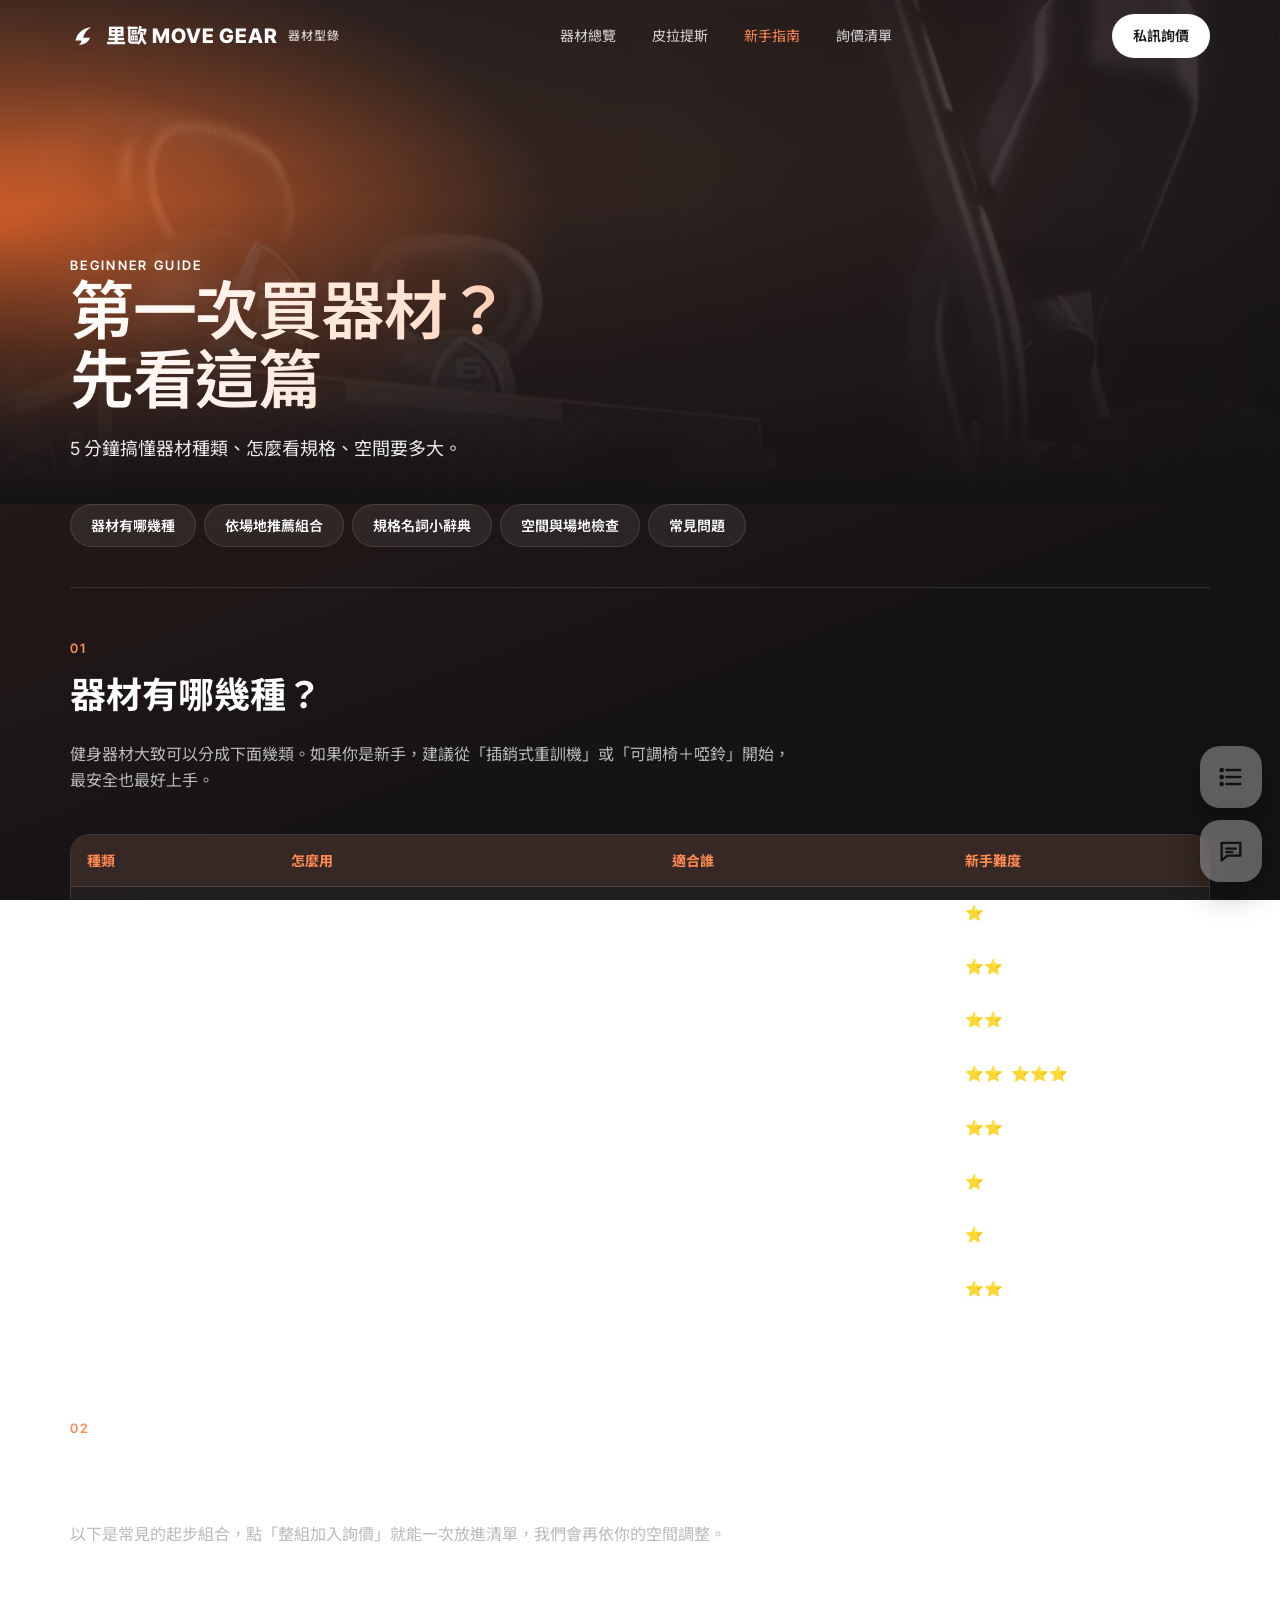
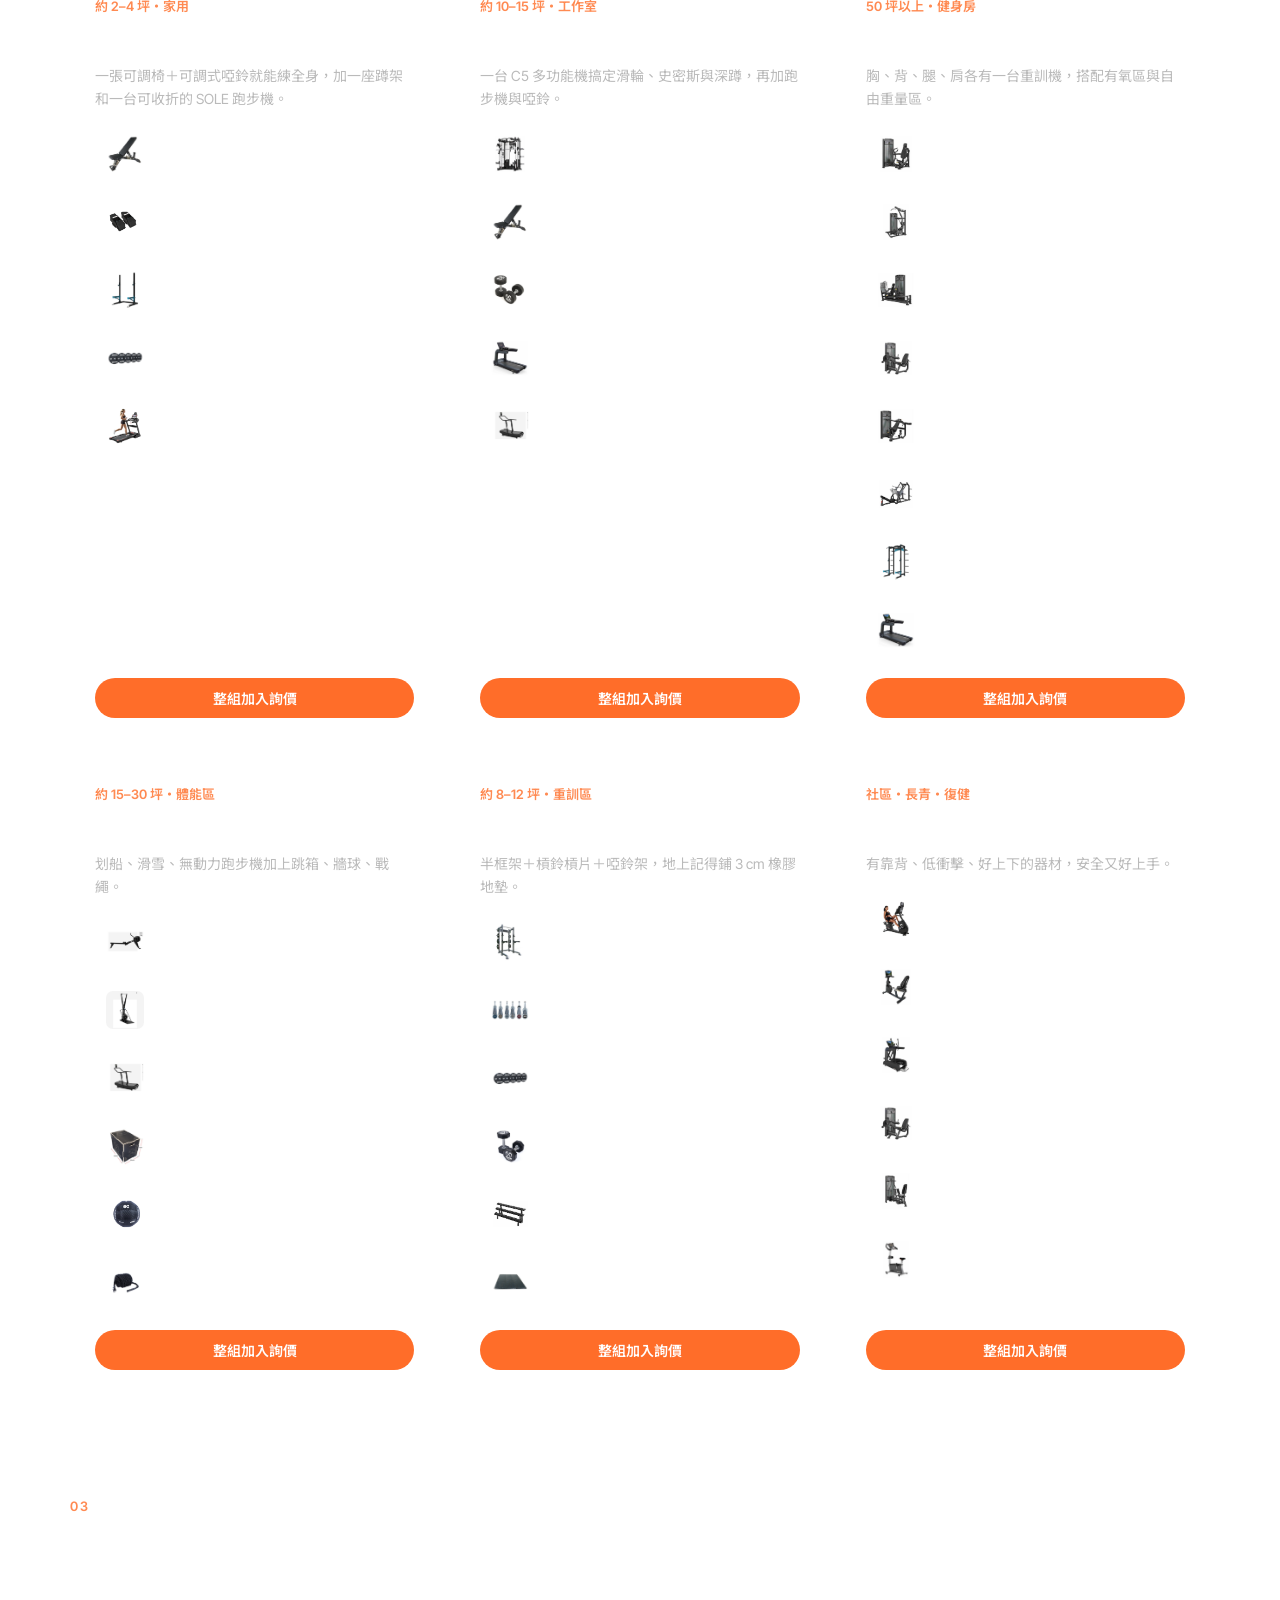
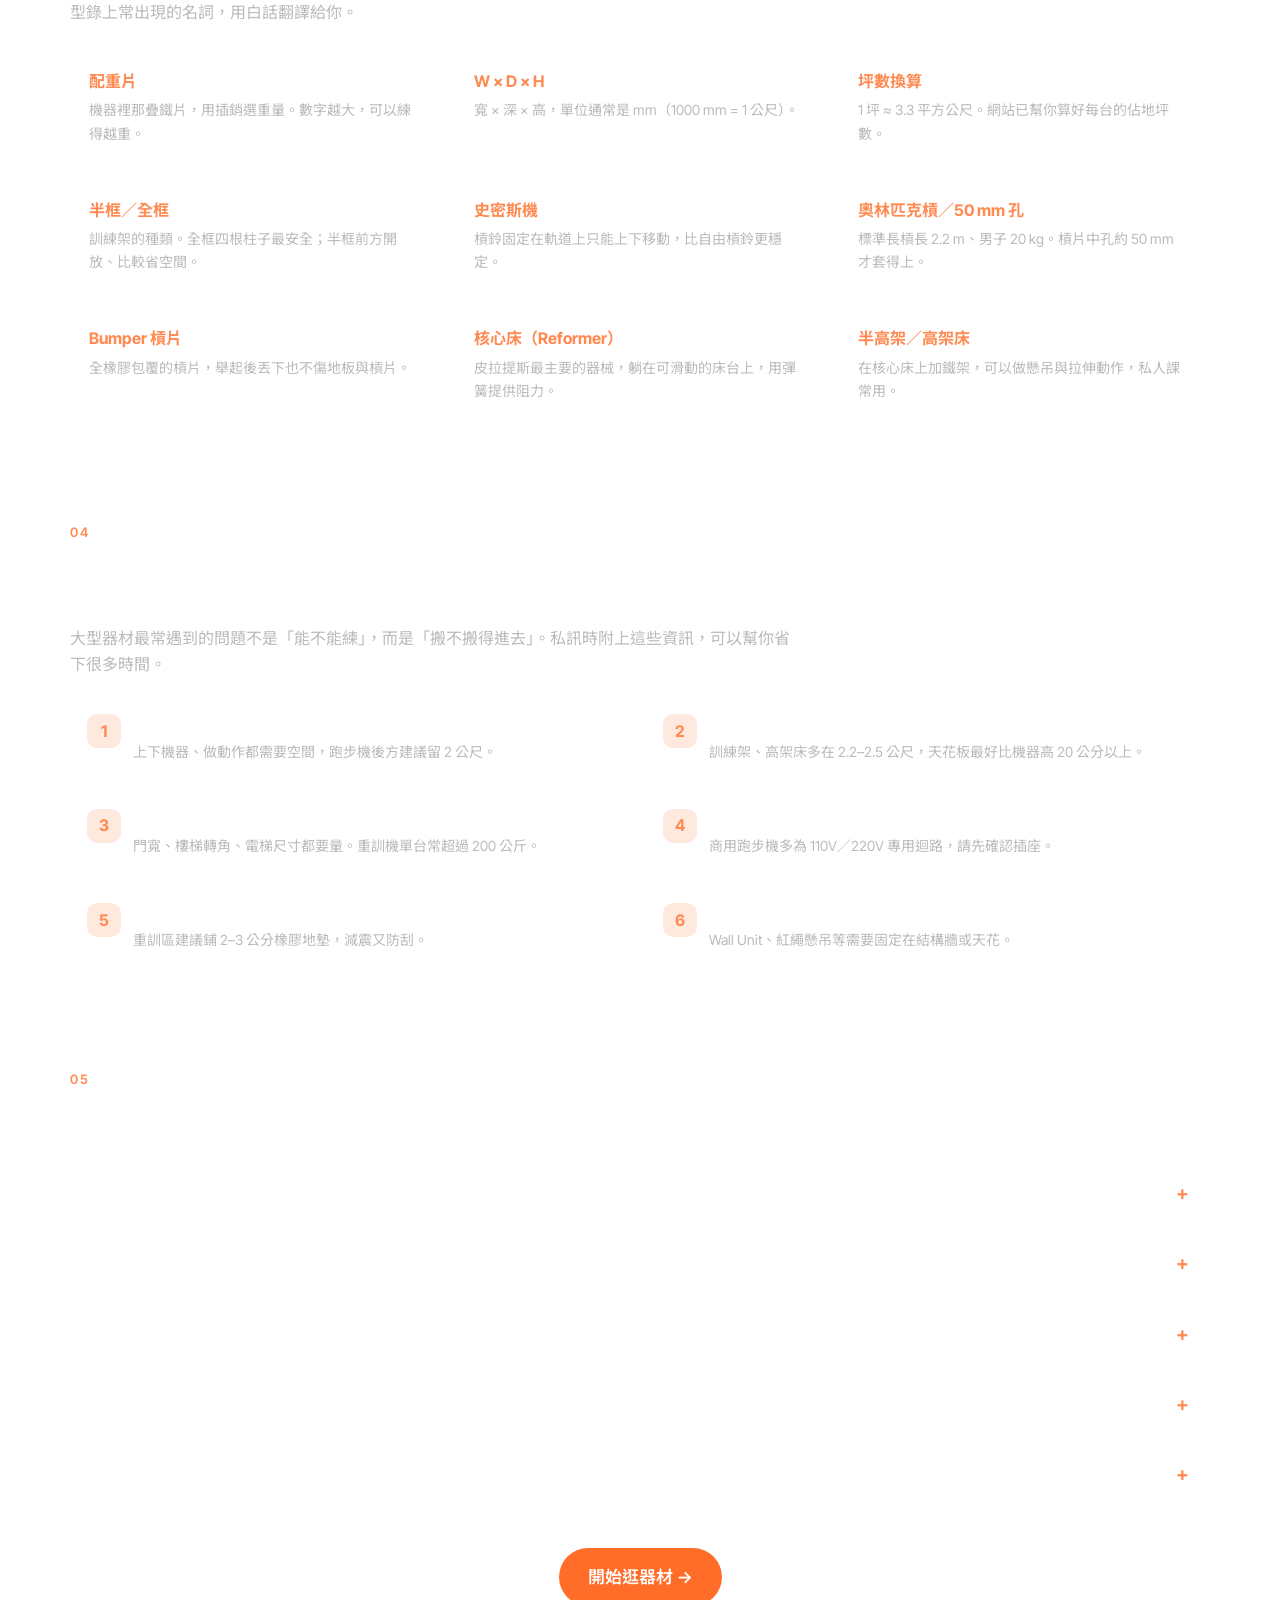
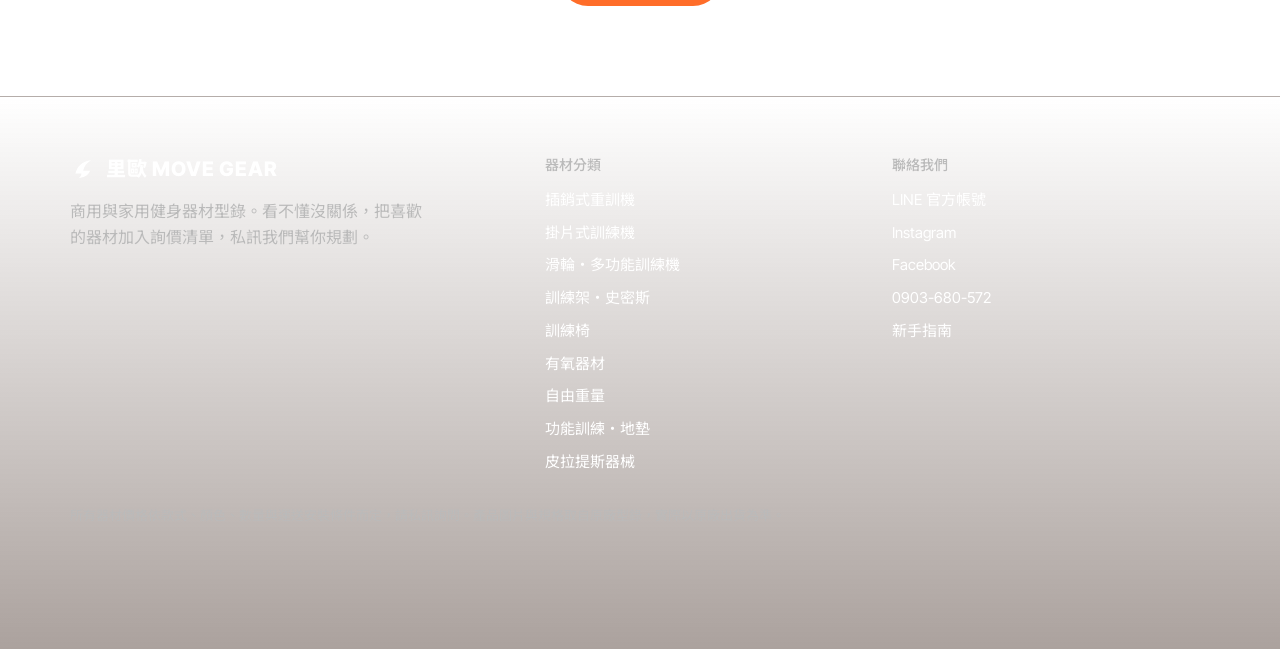
<file: guide.html>
<!doctype html>
<html lang="zh-Hant">
<head>
<meta charset="utf-8"><meta name="viewport" content="width=device-width,initial-scale=1">
<link rel="preconnect" href="https://fonts.googleapis.com"><link rel="preconnect" href="https://fonts.gstatic.com" crossorigin>
<link href="https://fonts.googleapis.com/css2?family=Inter+Tight:wght@400;500;600;700&family=Noto+Sans+TC:wght@400;500;700&display=swap" rel="stylesheet">
<link rel="stylesheet" href="assets/style.css">
<title>新手指南｜里歐 MOVE GEAR 器材型錄</title>
</head>
<body data-page="guide">

<section class="hero short" style="padding:0">
  <div class="hero-bg" style="background-image:url(img/life-lp-plates.jpg)"></div>
  <div class="hero-blur" style="background-image:url(img/life-lp-plates.jpg)"></div>
  <div class="wrap"><div class="hero-content" style="padding-bottom:40px">
    <div class="eyebrow" style="color:#fff">Beginner Guide</div>
    <h1 style="font-size:clamp(36px,6vw,64px)">第一次買器材？<br>先看這篇</h1>
    <p style="margin:0">5 分鐘搞懂器材種類、怎麼看規格、空間要多大。</p>
  </div></div>
</section>

<main class="wrap">
  <div class="guide-nav">
    <a class="pill pill-dark" href="#types">器材有哪幾種</a>
    <a class="pill pill-dark" href="#sets">依場地推薦組合</a>
    <a class="pill pill-dark" href="#words">規格名詞小辭典</a>
    <a class="pill pill-dark" href="#space">空間與場地檢查</a>
    <a class="pill pill-dark" href="#faq">常見問題</a>
  </div>

  <div class="g-sec" id="types">
    <div class="eyebrow">01</div>
    <h2>器材有哪幾種？</h2>
    <p>健身器材大致可以分成下面幾類。如果你是新手，建議從「插銷式重訓機」或「可調椅＋啞鈴」開始，最安全也最好上手。</p>
    <div class="table-scroll">
    <table class="compare">
      <thead><tr><th>種類</th><th>怎麼用</th><th>適合誰</th><th>新手難度</th></tr></thead>
      <tbody>
        <tr><td><a href="catalog.html?c=strength">插銷式重訓機</a></td><td>插銷選重量，坐上去照軌跡推或拉</td><td>新手、長輩、健身房會員</td><td>⭐ 最簡單</td></tr>
        <tr><td><a href="catalog.html?c=plate">掛片式訓練機</a></td><td>自己掛槓片，一樣有固定軌跡</td><td>有基礎、想練大重量</td><td>⭐⭐</td></tr>
        <tr><td><a href="catalog.html?c=cable">滑輪・多功能機</a></td><td>拉鋼索，換把手就能換動作</td><td>想用一台練全身</td><td>⭐⭐</td></tr>
        <tr><td><a href="catalog.html?c=rack">訓練架・史密斯</a></td><td>放槓鈴做深蹲、臥推，有保護桿</td><td>想練自由重量</td><td>⭐⭐–⭐⭐⭐</td></tr>
        <tr><td><a href="catalog.html?c=free">自由重量</a></td><td>啞鈴、槓鈴、壺鈴直接拿著練</td><td>所有人，最基本的配備</td><td>⭐⭐</td></tr>
        <tr><td><a href="catalog.html?c=functional">功能訓練・地墊</a></td><td>跳箱、藥球、戰繩；地墊保護地板</td><td>團課、體能訓練</td><td>⭐ 最簡單</td></tr>
        <tr><td><a href="catalog.html?c=cardio">有氧器材</a></td><td>跑、騎、踩，練心肺</td><td>所有人</td><td>⭐ 最簡單</td></tr>
        <tr><td><a href="pilates.html">皮拉提斯器械</a></td><td>彈簧提供阻力，練核心與體態</td><td>工作室、教室、居家練習</td><td>⭐⭐（建議有教練）</td></tr>
      </tbody>
    </table>
    </div>
  </div>

  <div class="g-sec" id="sets">
    <div class="eyebrow">02</div>
    <h2>依場地推薦組合</h2>
    <p>以下是常見的起步組合，點「整組加入詢價」就能一次放進清單，我們會再依你的空間調整。</p>
    <div class="sets">
      <div class="set">
        <div class="size">約 2–4 坪・家用</div><h3>居家健身角</h3>
        <p>一張可調椅＋可調式啞鈴就能練全身，加一座蹲架和一台可收折的 SOLE 跑步機。</p>
        <ul data-set="xm-adjbench,lp-8007,lp-6239,xm-black,sole-f65"></ul>
        <button class="pill pill-orange" data-addset="xm-adjbench,lp-8007,lp-6239,xm-black,sole-f65">整組加入詢價</button>
      </div>
      <div class="set">
        <div class="size">約 10–15 坪・工作室</div><h3>私人教練工作室</h3>
        <p>一台 C5 多功能機搞定滑輪、史密斯與深蹲，再加跑步機與啞鈴。</p>
        <ul data-set="c5,xm-adjbench,xm-cpudb,rt5,lp-5009"></ul>
        <button class="pill pill-orange" data-addset="c5,xm-adjbench,xm-cpudb,rt5,lp-5009">整組加入詢價</button>
      </div>
      <div class="set">
        <div class="size">50 坪以上・健身房</div><h3>商業健身房基本款</h3>
        <p>胸、背、腿、肩各有一台重訓機，搭配有氧區與自由重量區。</p>
        <ul data-set="re8001,re8026,re8016,re8025,re8004,sh019,lp-6209,rt7"></ul>
        <button class="pill pill-orange" data-addset="re8001,re8026,re8016,re8025,re8004,sh019,lp-6209,rt7">整組加入詢價</button>
      </div>
      <div class="set">
        <div class="size">約 15–30 坪・體能區</div><h3>HYROX／體能訓練區</h3>
        <p>划船、滑雪、無動力跑步機加上跳箱、牆球、戰繩。</p>
        <ul data-set="lp-5003,lp-5004,lp-5009,xm-woodbox,lp-8104,lp-8177"></ul>
        <button class="pill pill-orange" data-addset="lp-5003,lp-5004,lp-5009,xm-woodbox,lp-8104,lp-8177">整組加入詢價</button>
      </div>
      <div class="set">
        <div class="size">約 8–12 坪・重訓區</div><h3>自由重量區</h3>
        <p>半框架＋槓鈴槓片＋啞鈴架，地上記得鋪 3 cm 橡膠地墊。</p>
        <ul data-set="xm-halfrack,xm-bar,xm-black,xm-8db,re6027,xm-floor"></ul>
        <button class="pill pill-orange" data-addset="xm-halfrack,xm-bar,xm-black,xm-8db,re6027,xm-floor">整組加入詢價</button>
      </div>
      <div class="set">
        <div class="size">社區・長青・復健</div><h3>長輩友善組合</h3>
        <p>有靠背、低衝擊、好上下的器材，安全又好上手。</p>
        <ul data-set="sole-r92,rr7,re7,re8025,re8020,cu6000"></ul>
        <button class="pill pill-orange" data-addset="sole-r92,rr7,re7,re8025,re8020,cu6000">整組加入詢價</button>
      </div>
    </div>
  </div>

  <div class="g-sec" id="words">
    <div class="eyebrow">03</div>
    <h2>規格名詞小辭典</h2>
    <p>型錄上常出現的名詞，用白話翻譯給你。</p>
    <div class="gloss">
      <div><b>配重片</b><p>機器裡那疊鐵片，用插銷選重量。數字越大，可以練得越重。</p></div>
      <div><b>W × D × H</b><p>寬 × 深 × 高，單位通常是 mm（1000 mm = 1 公尺）。</p></div>
      <div><b>坪數換算</b><p>1 坪 ≈ 3.3 平方公尺。網站已幫你算好每台的佔地坪數。</p></div>
      <div><b>半框／全框</b><p>訓練架的種類。全框四根柱子最安全；半框前方開放、比較省空間。</p></div>
      <div><b>史密斯機</b><p>槓鈴固定在軌道上只能上下移動，比自由槓鈴更穩定。</p></div>
      <div><b>奧林匹克槓／50 mm 孔</b><p>標準長槓長 2.2 m、男子 20 kg。槓片中孔約 50 mm 才套得上。</p></div>
      <div><b>Bumper 槓片</b><p>全橡膠包覆的槓片，舉起後丟下也不傷地板與槓片。</p></div>
      <div><b>核心床（Reformer）</b><p>皮拉提斯最主要的器械，躺在可滑動的床台上，用彈簧提供阻力。</p></div>
      <div><b>半高架／高架床</b><p>在核心床上加鐵架，可以做懸吊與拉伸動作，私人課常用。</p></div>
    </div>
  </div>

  <div class="g-sec" id="space">
    <div class="eyebrow">04</div>
    <h2>買之前，先檢查場地</h2>
    <p>大型器材最常遇到的問題不是「能不能練」，而是「搬不搬得進去」。私訊時附上這些資訊，可以幫你省下很多時間。</p>
    <div class="checklist">
      <div><span class="ic">1</span><p><b>器材四周留 60 公分</b>上下機器、做動作都需要空間，跑步機後方建議留 2 公尺。</p></div>
      <div><span class="ic">2</span><p><b>量天花板高度</b>訓練架、高架床多在 2.2–2.5 公尺，天花板最好比機器高 20 公分以上。</p></div>
      <div><span class="ic">3</span><p><b>確認搬運路線</b>門寬、樓梯轉角、電梯尺寸都要量。重訓機單台常超過 200 公斤。</p></div>
      <div><span class="ic">4</span><p><b>跑步機要獨立電源</b>商用跑步機多為 110V／220V 專用迴路，請先確認插座。</p></div>
      <div><span class="ic">5</span><p><b>鋪地墊保護地板</b>重訓區建議鋪 2–3 公分橡膠地墊，減震又防刮。</p></div>
      <div><span class="ic">6</span><p><b>壁掛器材要承重牆</b>Wall Unit、紅繩懸吊等需要固定在結構牆或天花。</p></div>
    </div>
  </div>

  <div class="g-sec" id="faq">
    <div class="eyebrow">05</div>
    <h2>常見問題</h2>
    <details class="faq"><summary>為什麼網站上沒有標價格？</summary><p>同一台器材會因為顏色（框架、坐墊、動臂）、配重片升級、購買數量、運送樓層與安裝方式而有不同價格。私訊讓我們了解你的需求，才能給你最準確的報價。</p></details>
    <details class="faq"><summary>我完全不懂器材，可以直接問嗎？</summary><p>當然可以！告訴我們空間大小、預算、想練什麼（例如減脂、增肌、復健），我們會幫你挑選與規劃。</p></details>
    <details class="faq"><summary>可以選顏色嗎？</summary><p>部分訓練架、槓片、啞鈴有多種顏色可選，也能客製 LOGO；皮拉提斯器械有 11 色皮革。詢價時告訴我們想要的顏色即可。</p></details>
    <details class="faq"><summary>有提供場地規劃嗎？</summary><p>有。提供平面圖或現場照片，我們可以協助配置器材位置與動線。</p></details>
    <details class="faq"><summary>網站上沒有我想要的器材怎麼辦？</summary><p>網站收錄的是精選款式，我們還有更多品牌與型號，直接私訊詢問就好。</p></details>
    <div style="text-align:center;margin-top:40px">
      <a class="pill pill-orange pill-lg" href="catalog.html">開始逛器材 →</a>
    </div>
  </div>
</main>

<script src="assets/data.js"></script>
<script src="assets/pilates-data.js"></script>
<script src="assets/app.js"></script>
</body>
</html>
</file>
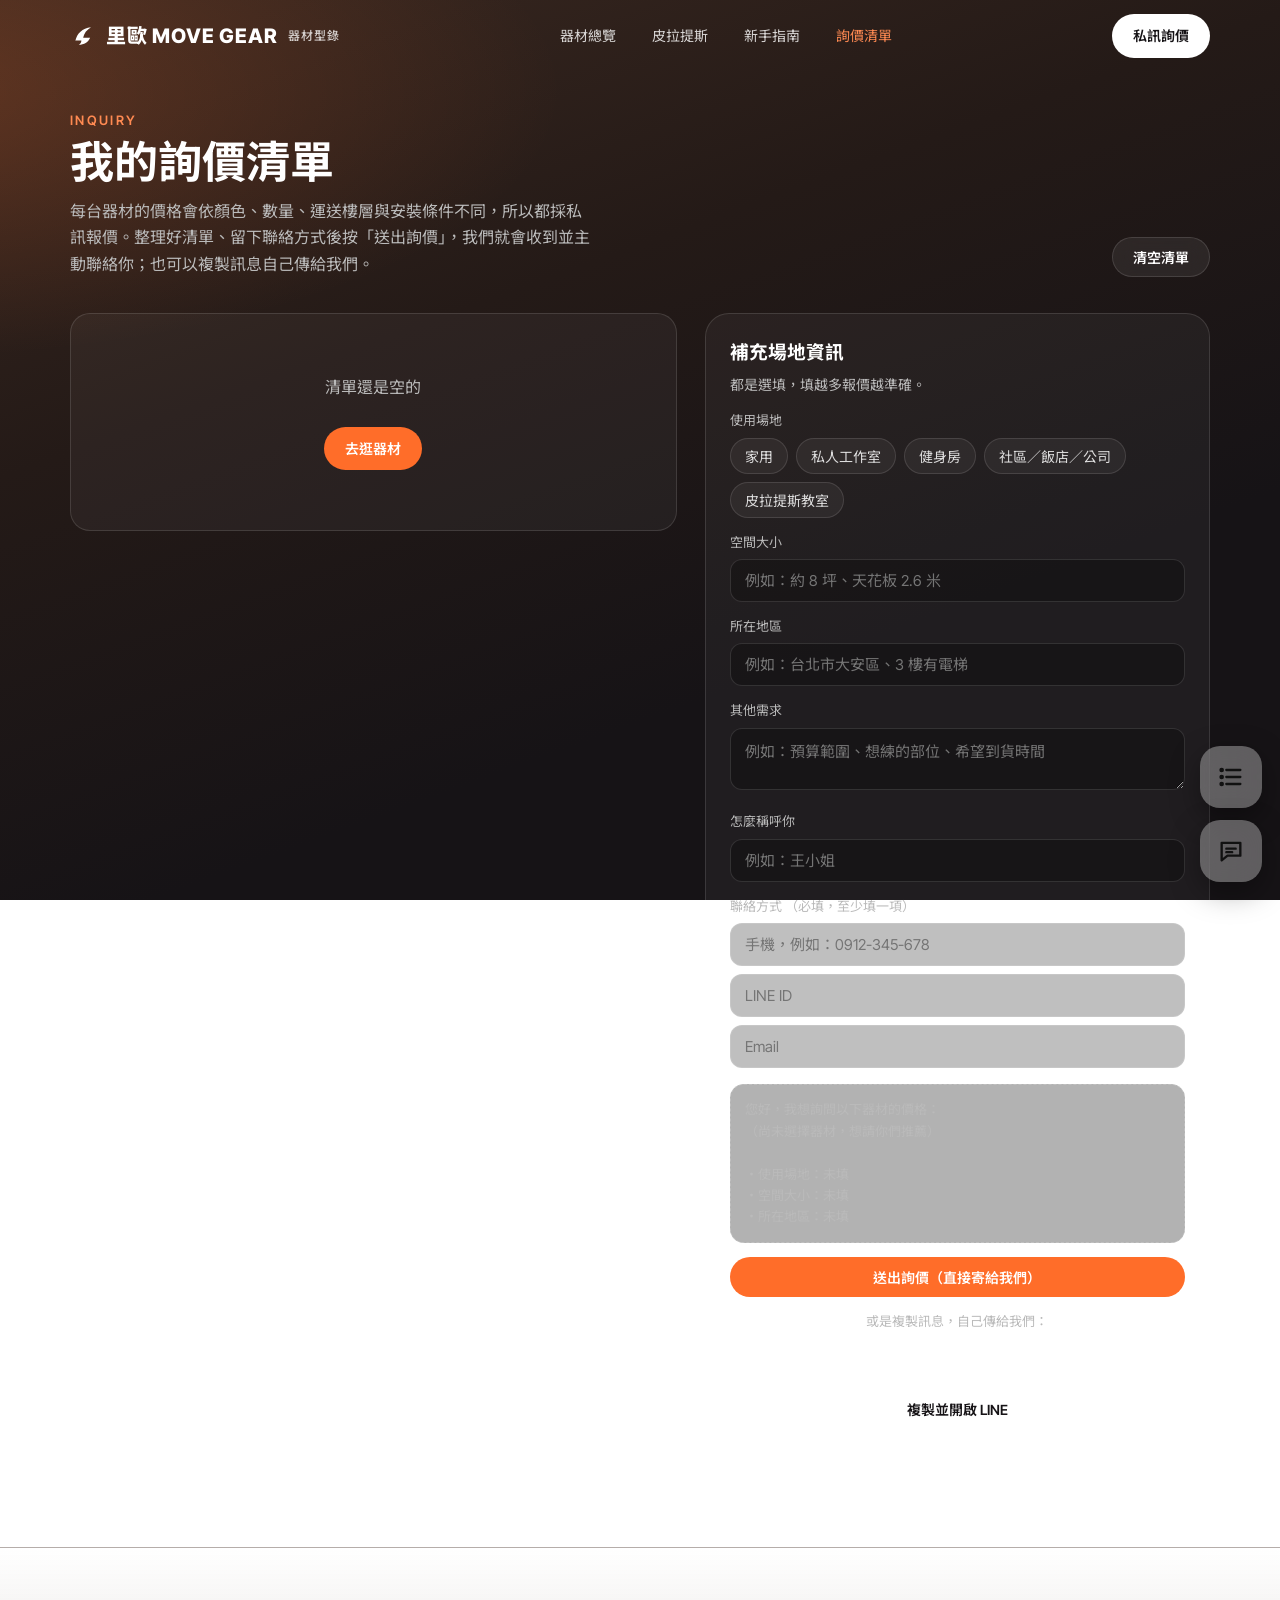
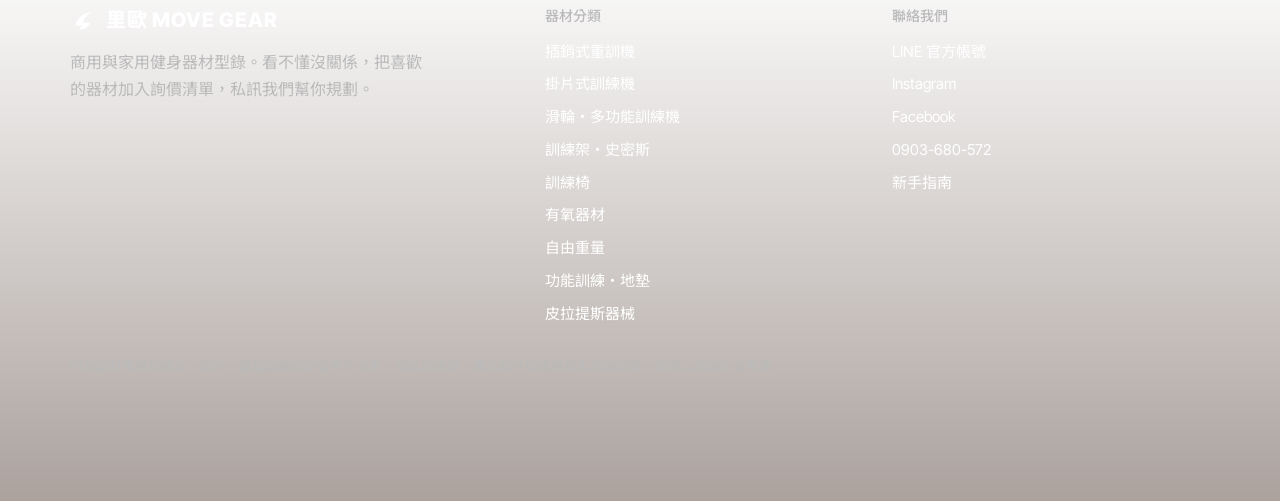
<file: inquiry.html>
<!doctype html>
<html lang="zh-Hant">
<head>
<meta charset="utf-8"><meta name="viewport" content="width=device-width,initial-scale=1">
<link rel="preconnect" href="https://fonts.googleapis.com"><link rel="preconnect" href="https://fonts.gstatic.com" crossorigin>
<link href="https://fonts.googleapis.com/css2?family=Inter+Tight:wght@400;500;600;700&family=Noto+Sans+TC:wght@400;500;700&display=swap" rel="stylesheet">
<link rel="stylesheet" href="assets/style.css">
<title>詢價清單｜里歐 MOVE GEAR 器材型錄</title>
</head>
<body data-page="inquiry">

<main class="wrap" style="padding-top:110px">
  <div class="sec-head">
    <div><div class="eyebrow">Inquiry</div><h2>我的詢價清單</h2>
      <p>每台器材的價格會依顏色、數量、運送樓層與安裝條件不同，所以都採私訊報價。整理好清單、留下聯絡方式後按「送出詢價」，我們就會收到並主動聯絡你；也可以複製訊息自己傳給我們。</p></div>
    <button class="pill pill-dark" id="clear">清空清單</button>
  </div>

  <div class="inq">
    <div class="inq-list" id="list"></div>

    <aside class="form-card">
      <h3>補充場地資訊</h3>
      <p class="muted" style="margin:0;font-size:14px">都是選填，填越多報價越準確。</p>
      <div class="field"><label>使用場地</label>
        <div class="opt-row" id="placeOpt"><button>家用</button><button>私人工作室</button><button>健身房</button><button>社區／飯店／公司</button><button>皮拉提斯教室</button></div></div>
      <div class="field"><label>空間大小</label><input id="f-size" placeholder="例如：約 8 坪、天花板 2.6 米"></div>
      <div class="field"><label>所在地區</label><input id="f-area" placeholder="例如：台北市大安區、3 樓有電梯"></div>
      <div class="field"><label>其他需求</label><textarea id="f-note" rows="2" placeholder="例如：預算範圍、想練的部位、希望到貨時間"></textarea></div>
      <div class="field"><label>怎麼稱呼你</label><input id="f-name" placeholder="例如：王小姐"></div>
      <div class="field"><label>聯絡方式 <span class="muted">（必填，至少填一項）</span></label>
        <input id="f-phone" type="tel" placeholder="手機，例如：0912-345-678" style="margin-bottom:8px">
        <input id="f-line" placeholder="LINE ID" style="margin-bottom:8px">
        <input id="f-email" type="email" placeholder="Email"></div>
      <input id="f-honey" tabindex="-1" autocomplete="off" style="position:absolute;left:-9999px" aria-hidden="true">
      <div class="msg-preview" id="msg"></div>
      <div class="send-row">
        <button class="pill pill-orange full" id="send">送出詢價（直接寄給我們）</button>
        <p class="muted full" style="margin:6px 0 0;font-size:13px;text-align:center">或是複製訊息，自己傳給我們：</p>
        <button class="pill pill-dark full" id="copy">複製詢價訊息</button>
        <a class="pill pill-white full" data-go="line" target="_blank" rel="noopener">複製並開啟 LINE</a>
        <a class="pill pill-dark" data-go="instagram" target="_blank" rel="noopener">開啟 IG</a>
        <a class="pill pill-dark" data-go="facebook" target="_blank" rel="noopener">開啟 FB</a>
      </div>
    </aside>
  </div>
</main>

<script src="assets/data.js"></script>
<script src="assets/pilates-data.js"></script>
<script src="assets/app.js"></script>
</body>
</html>
</file>
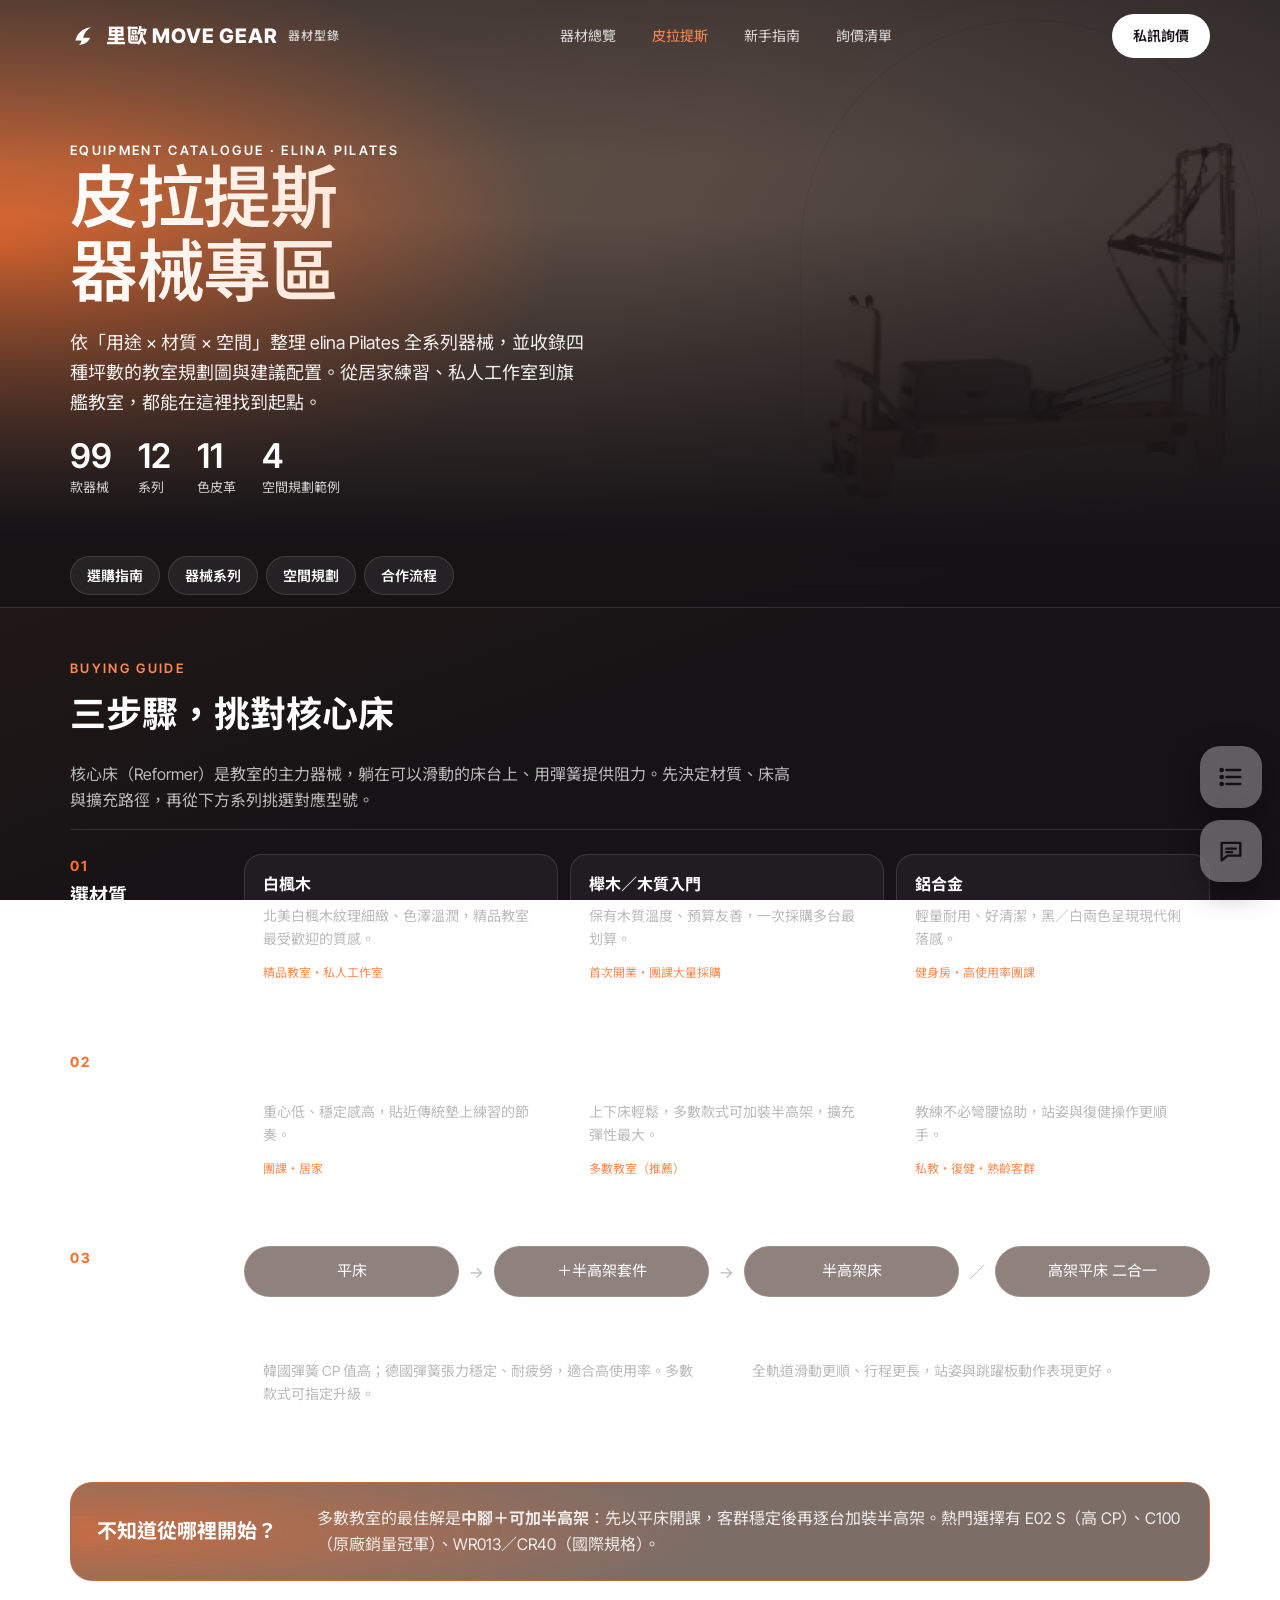
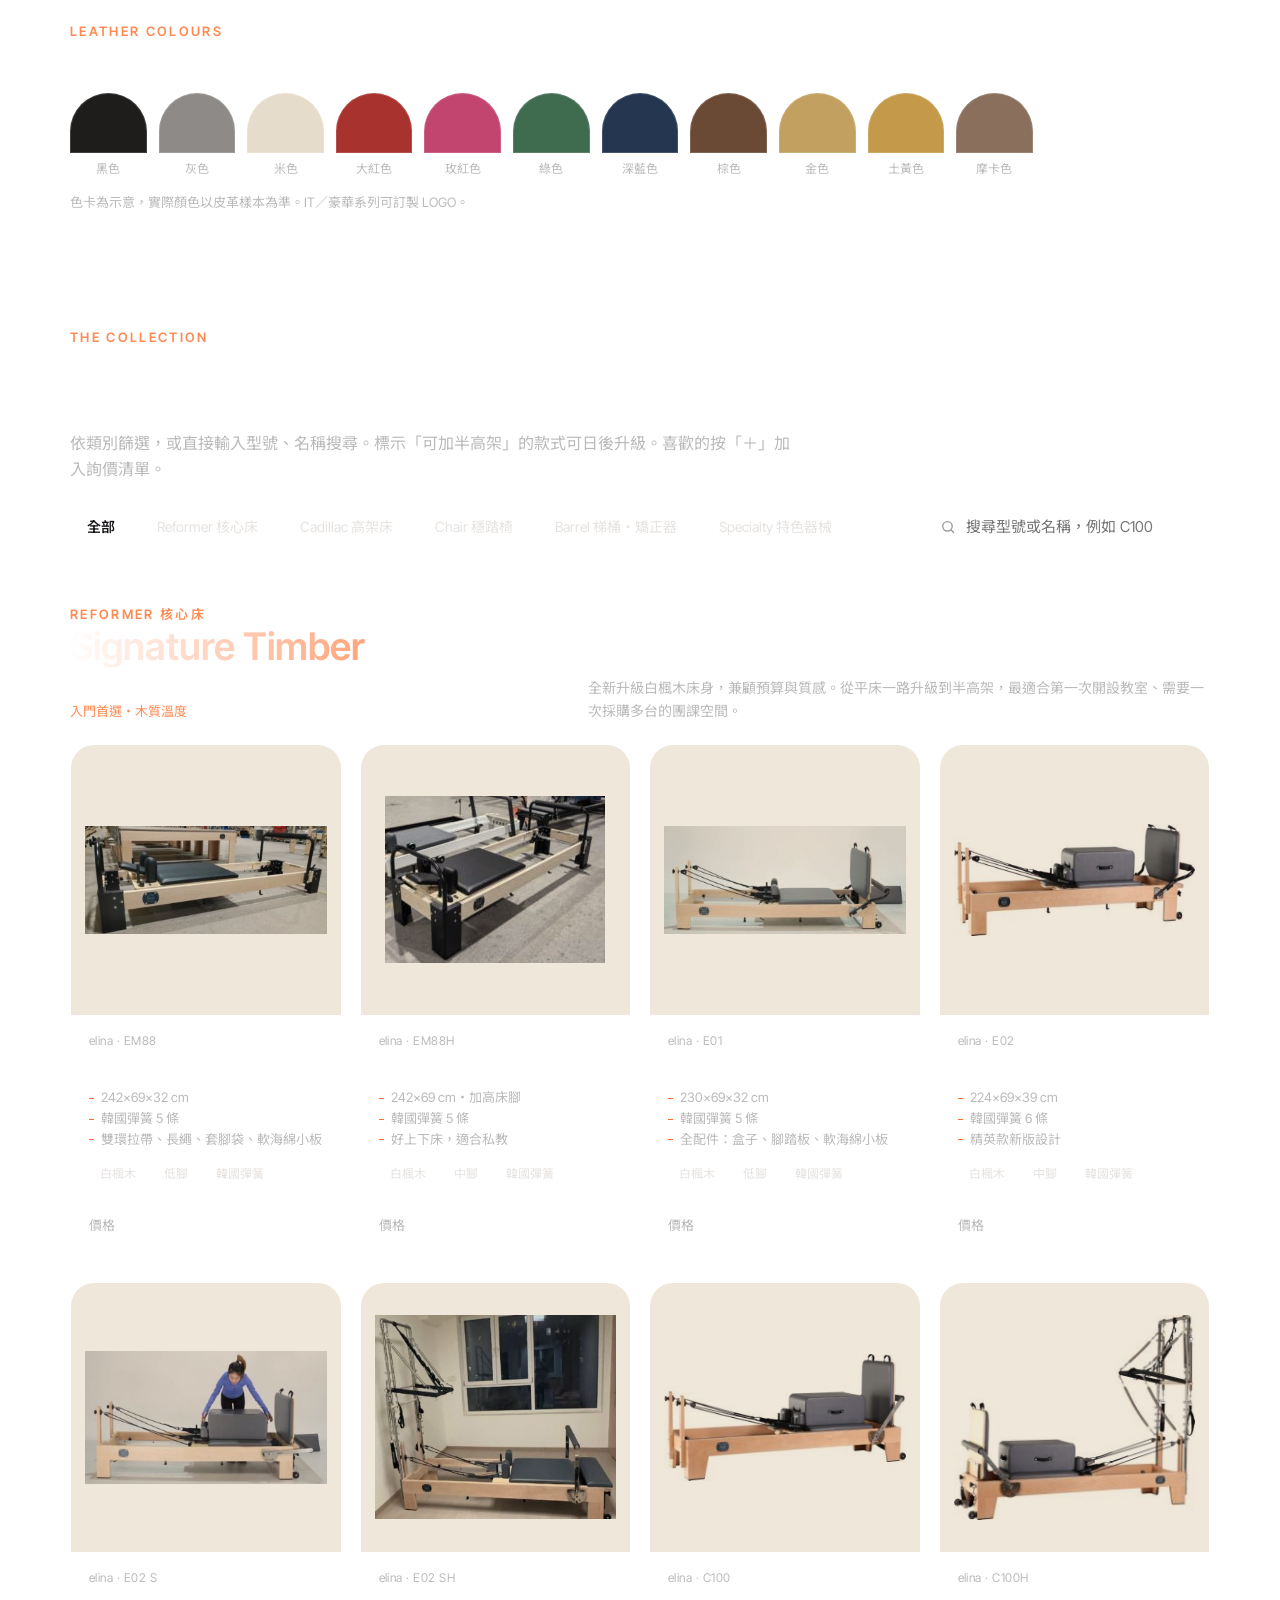
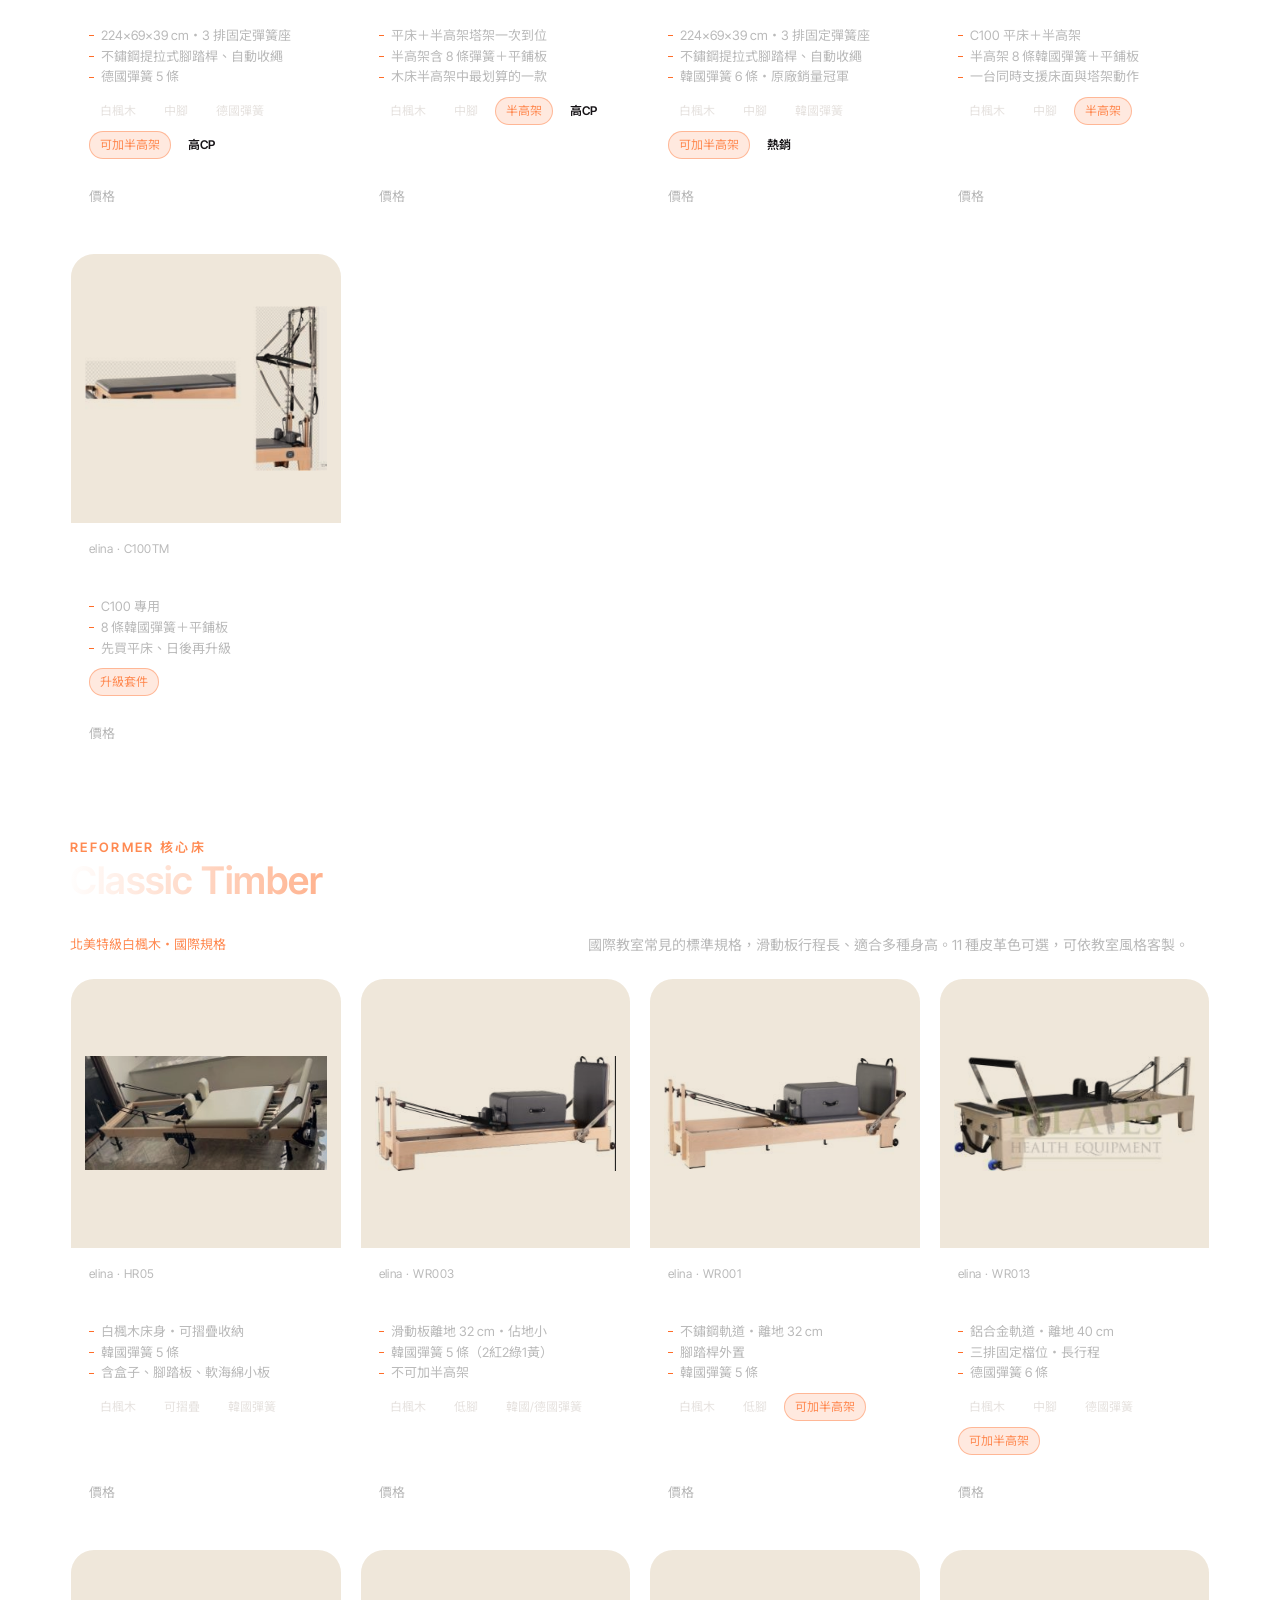
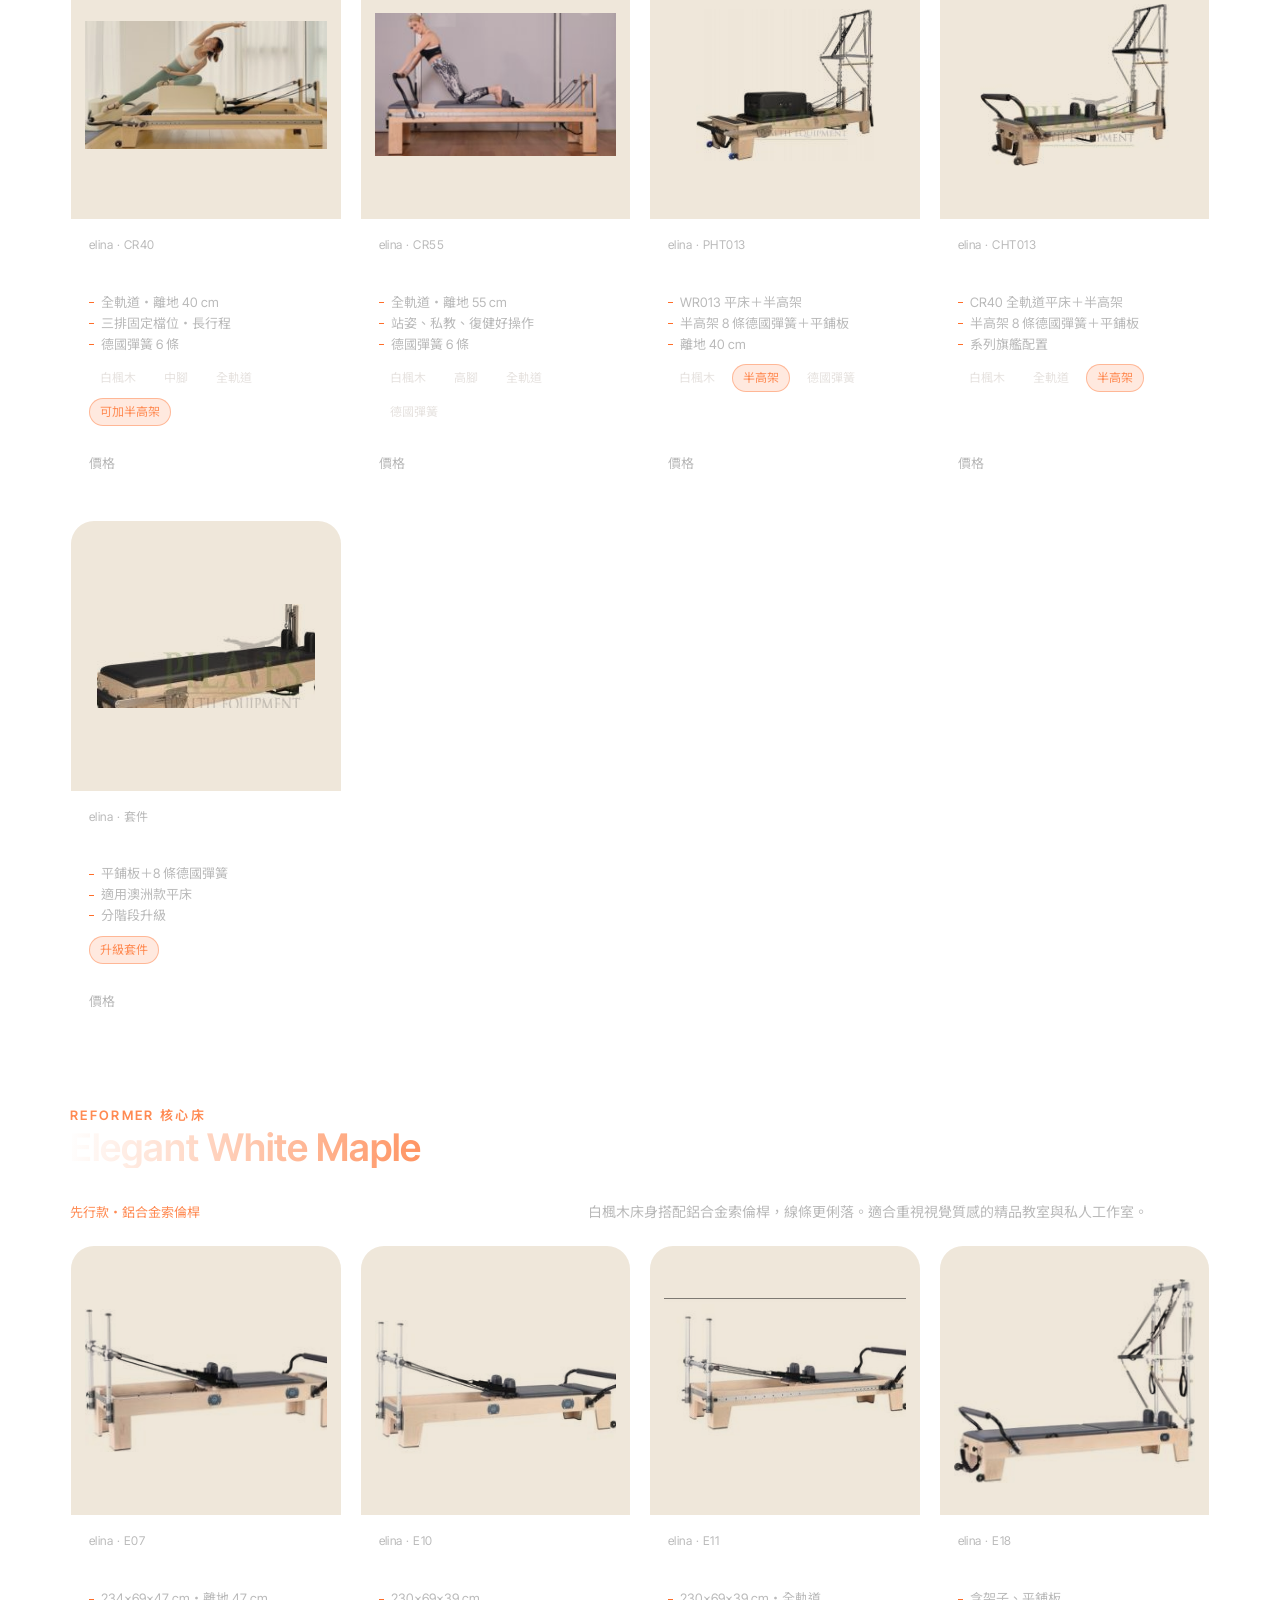
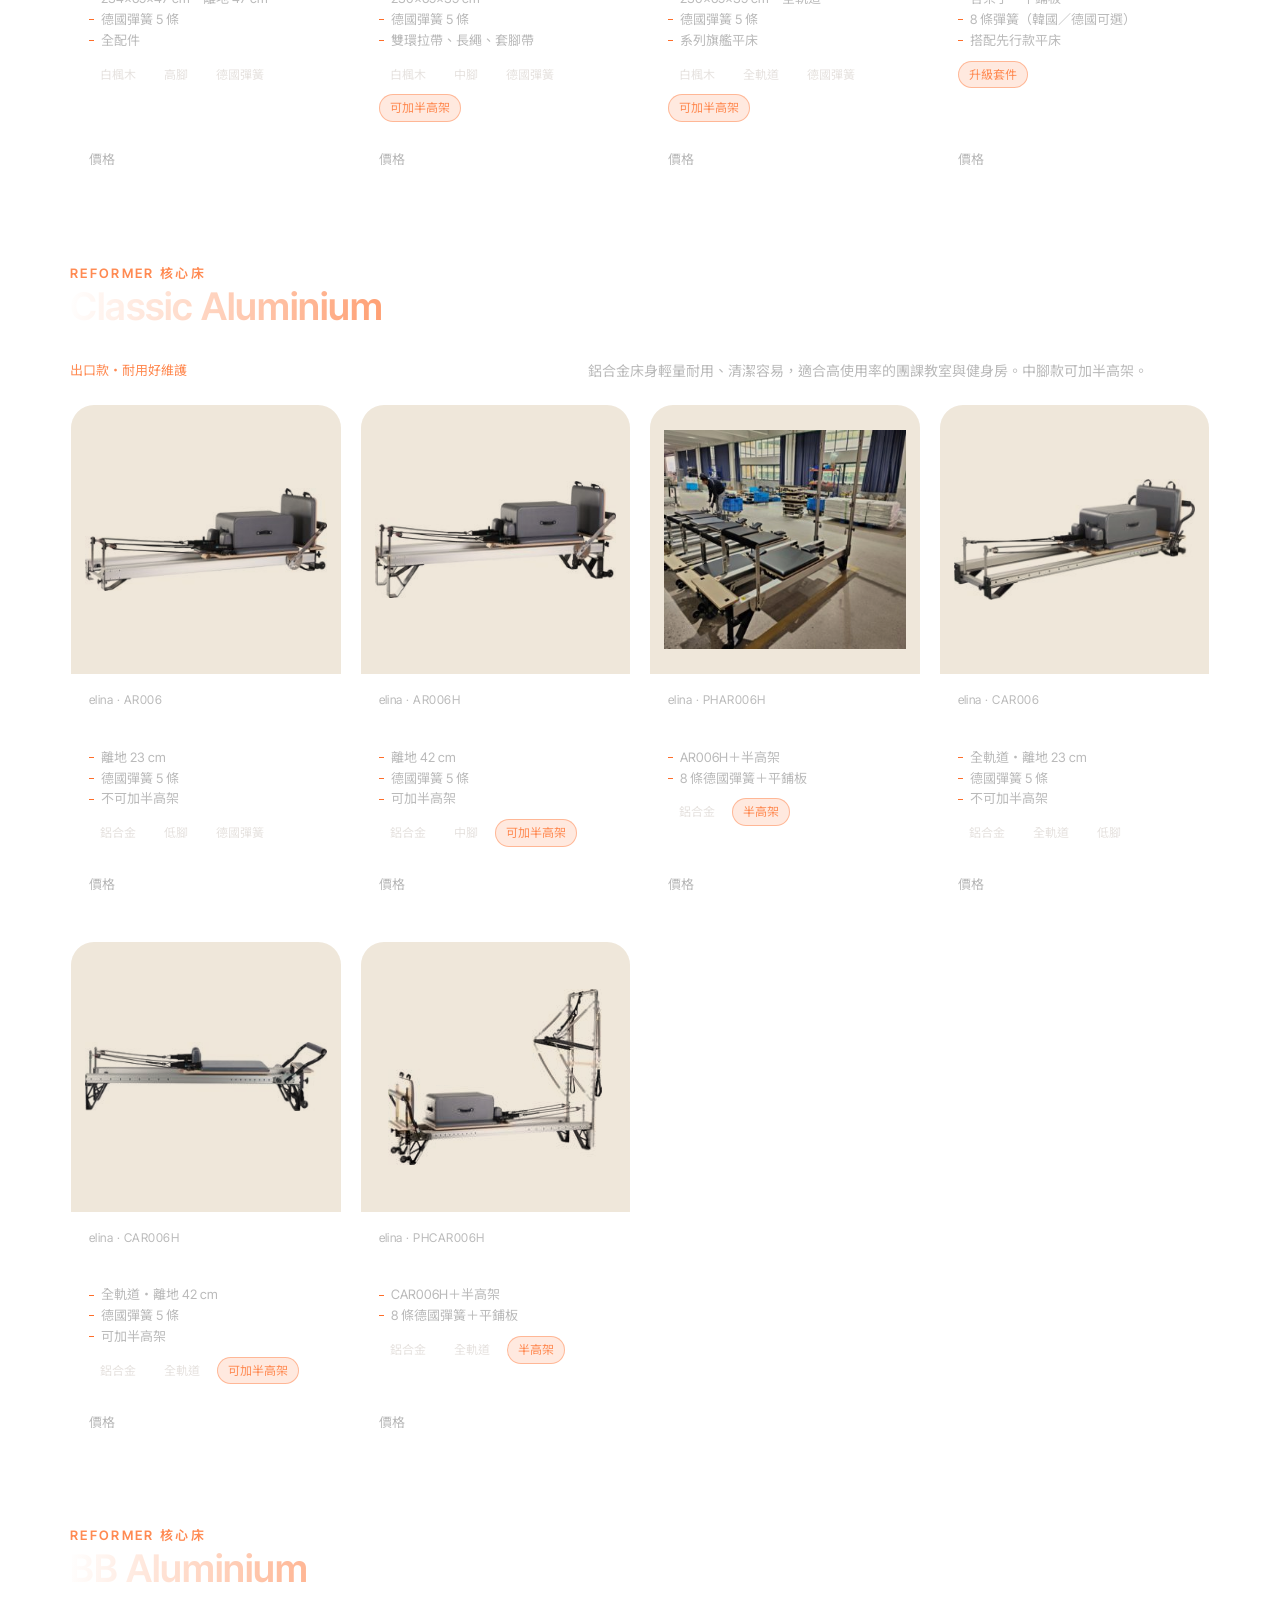
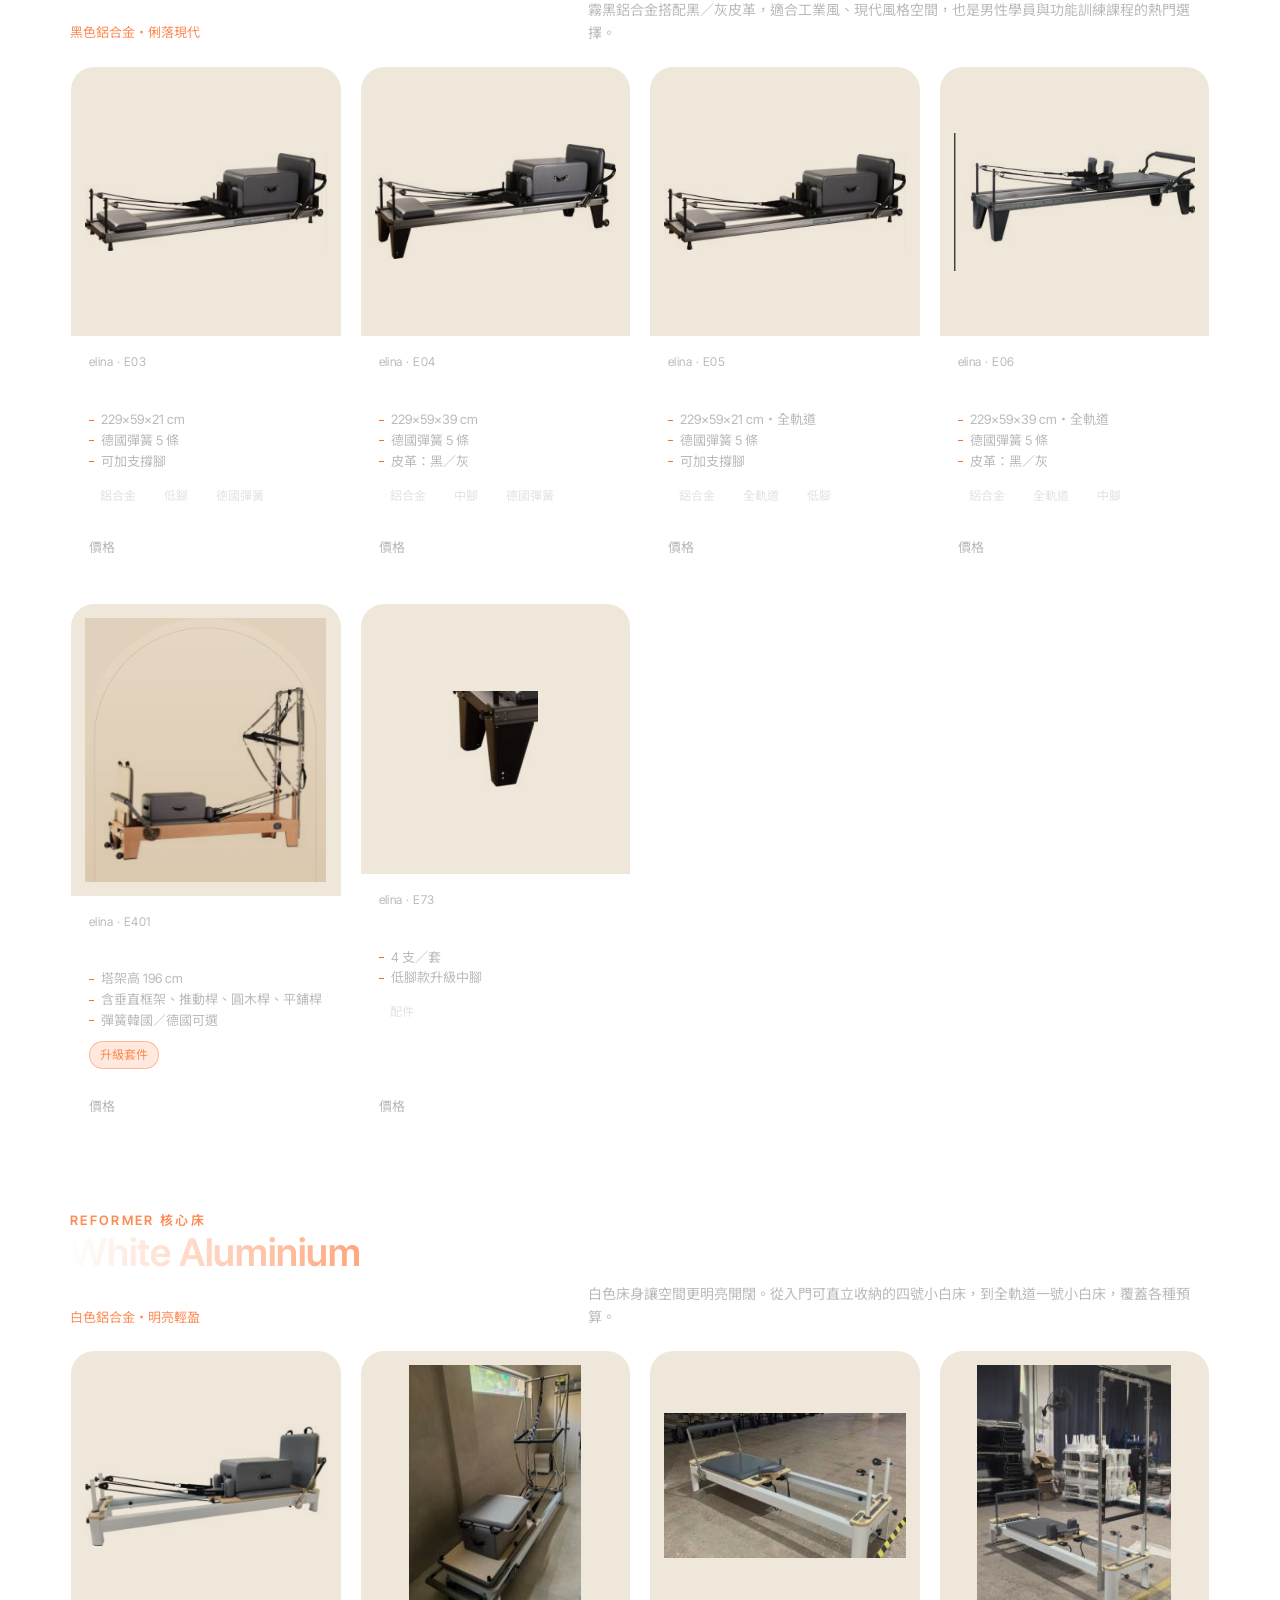
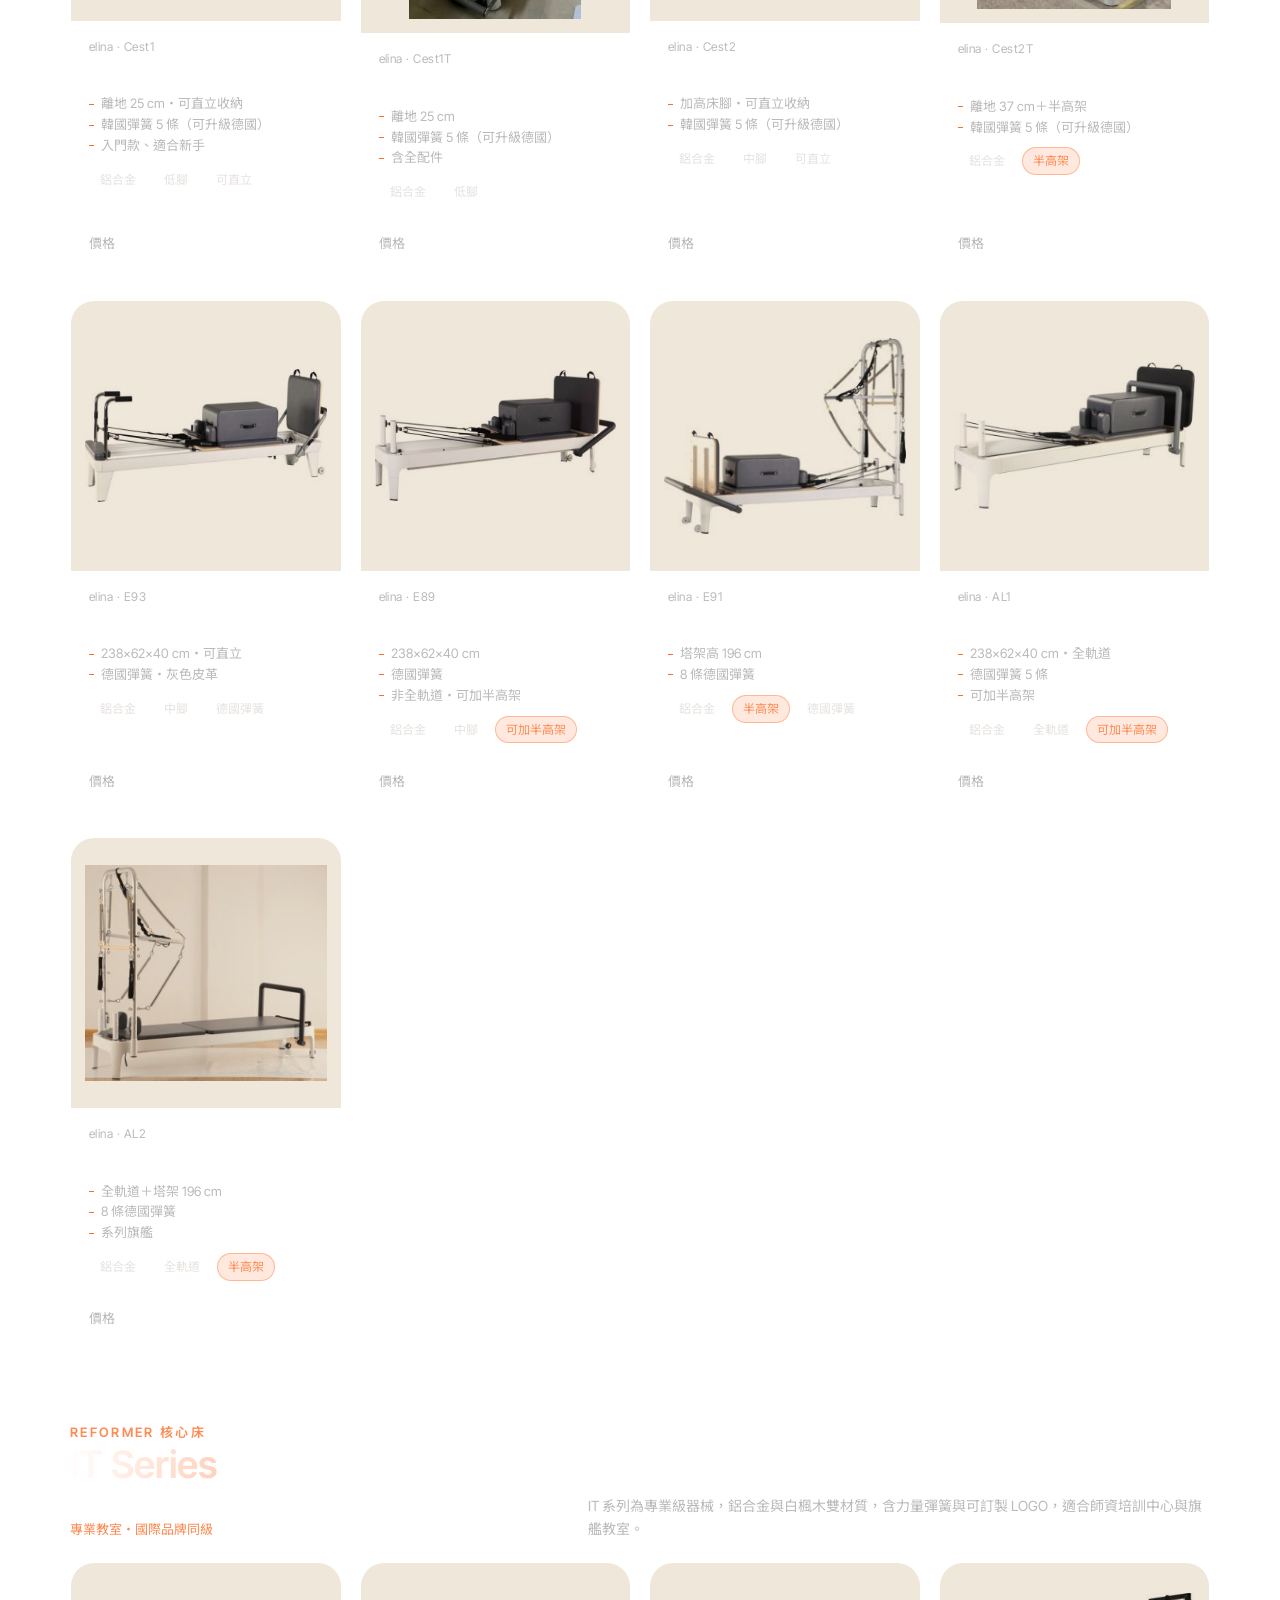
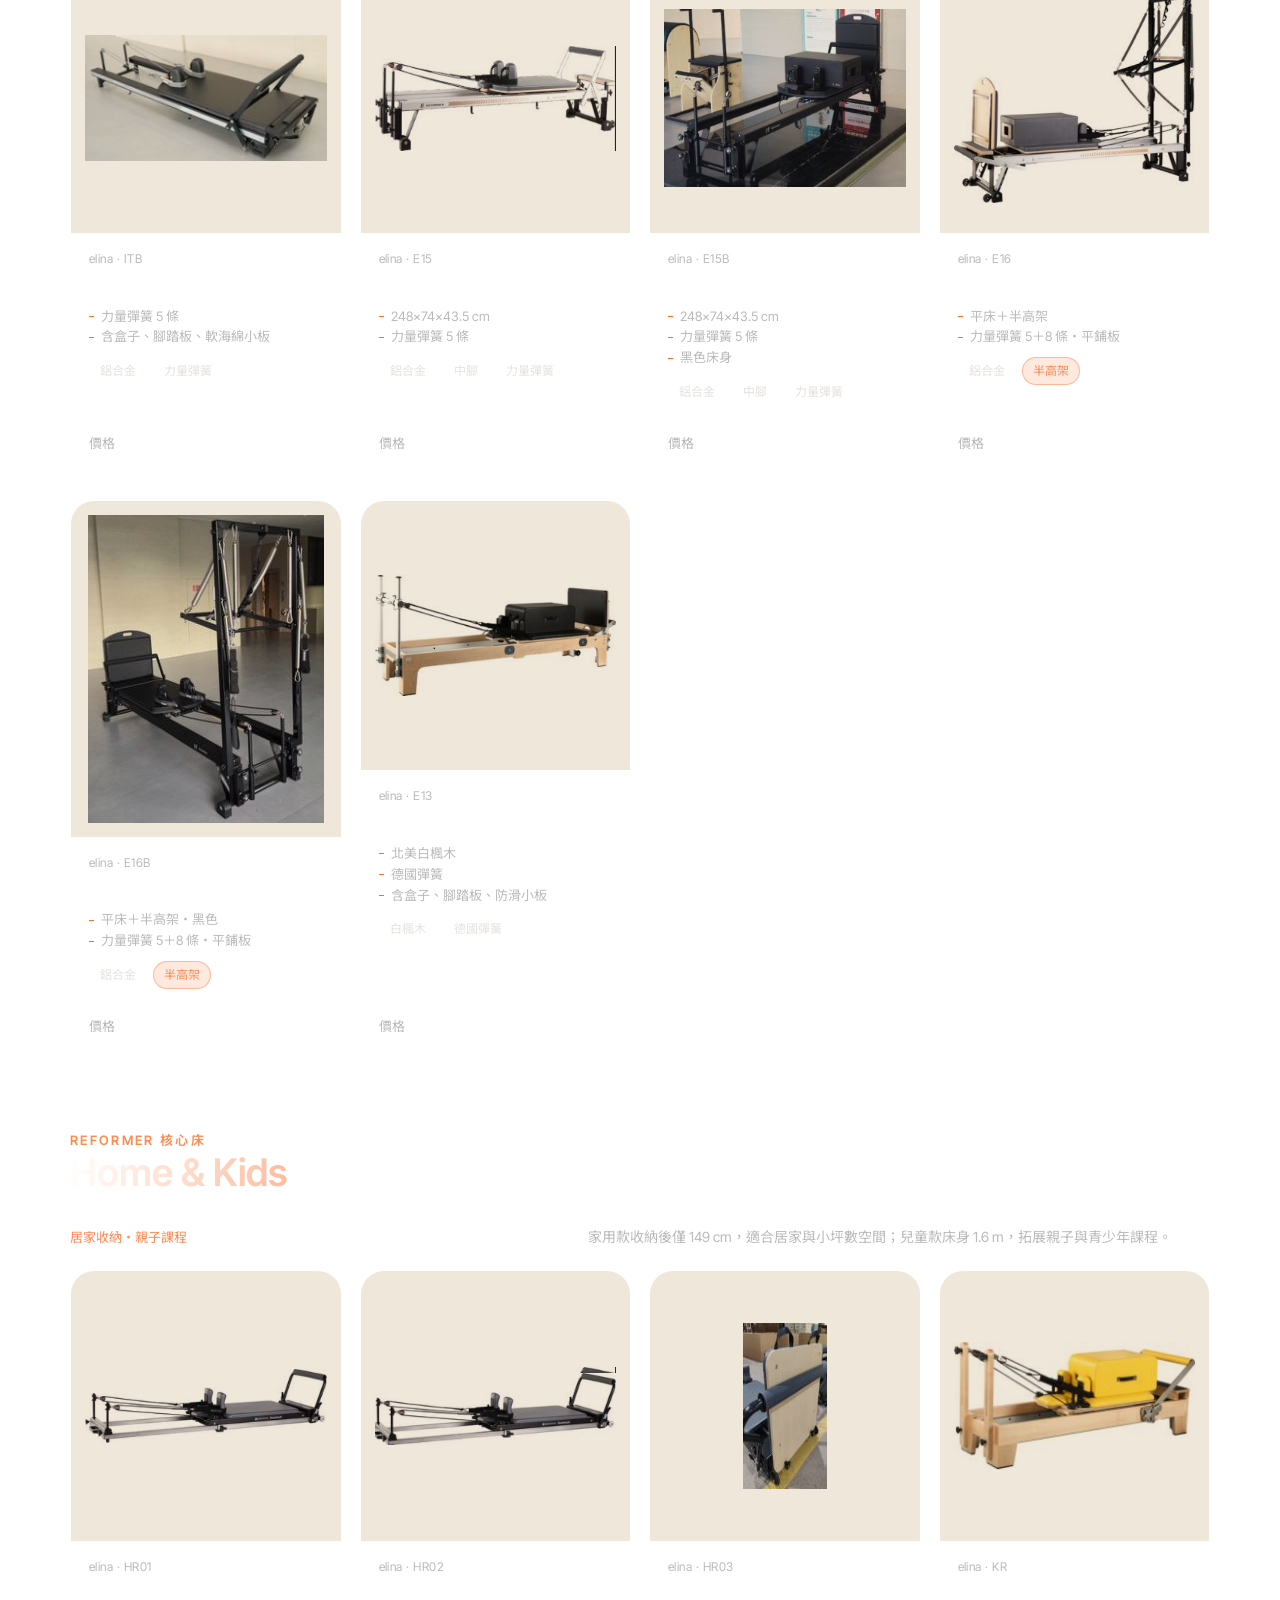
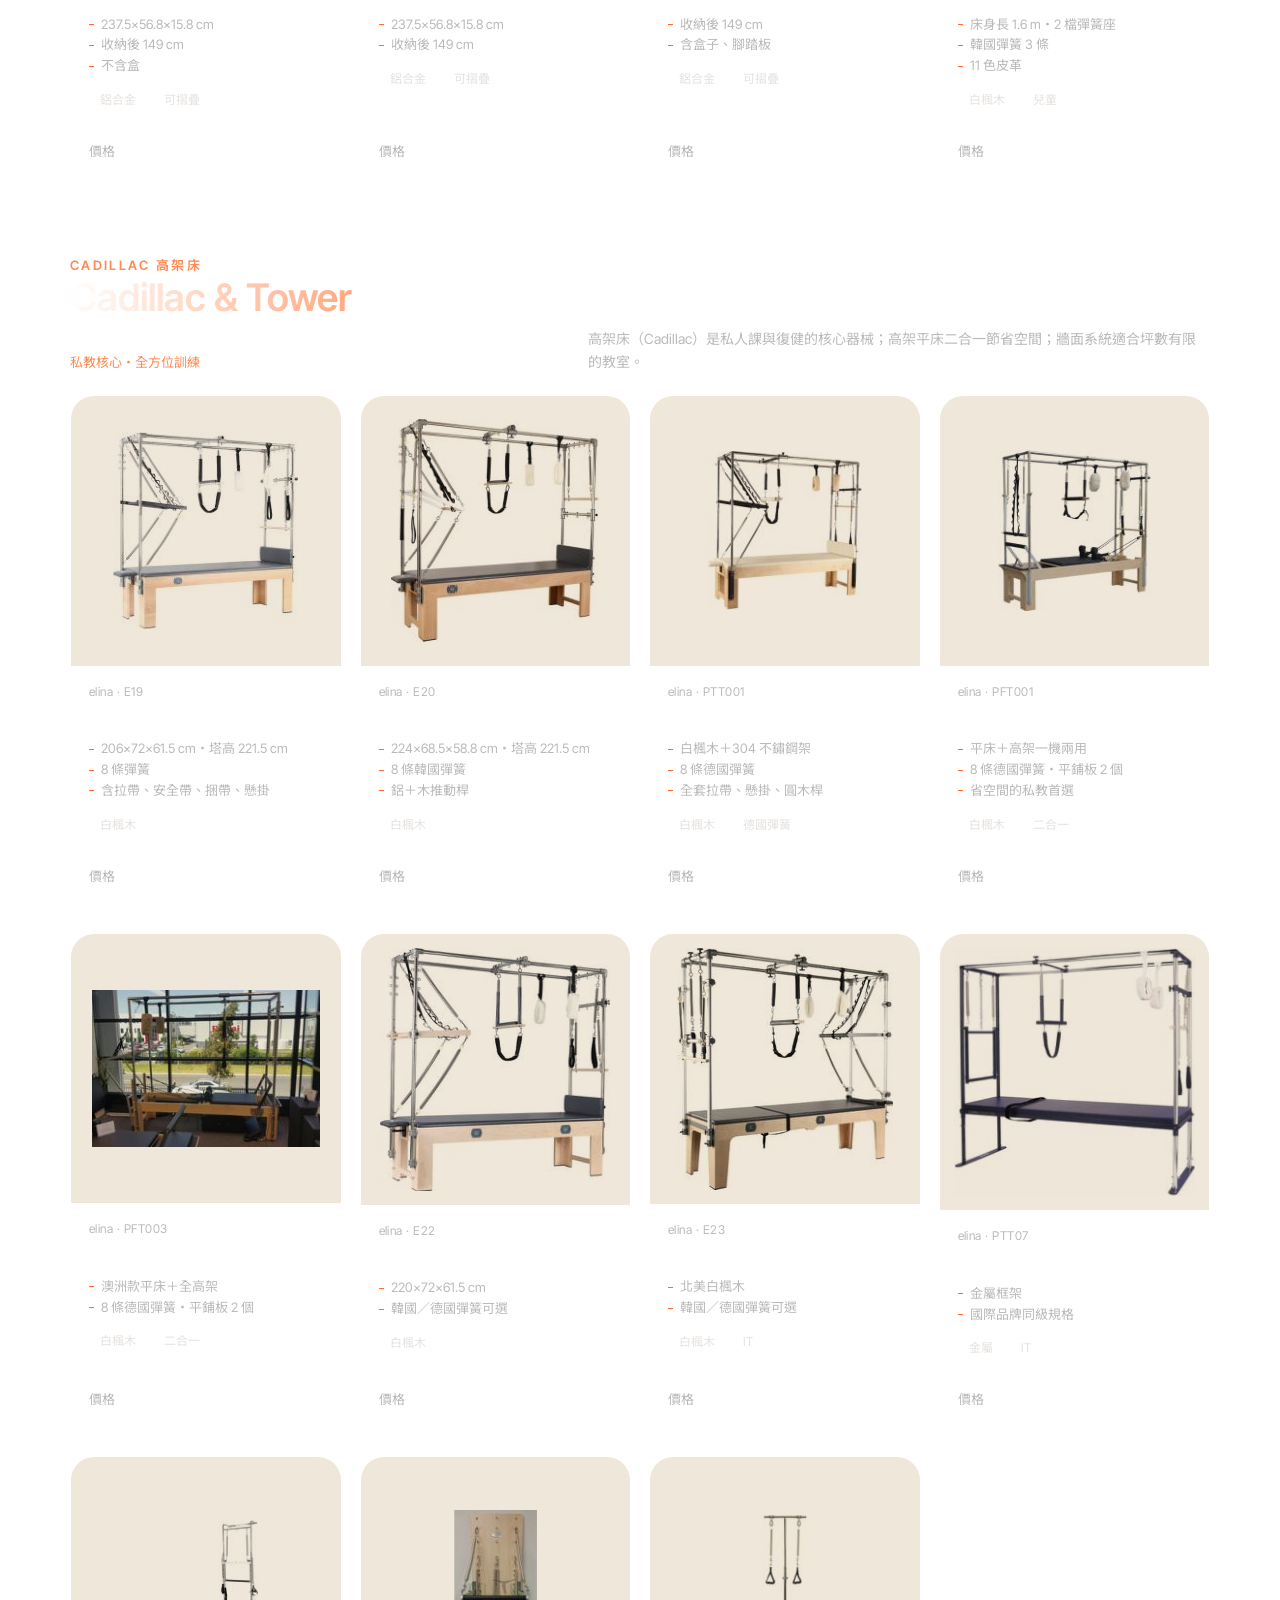
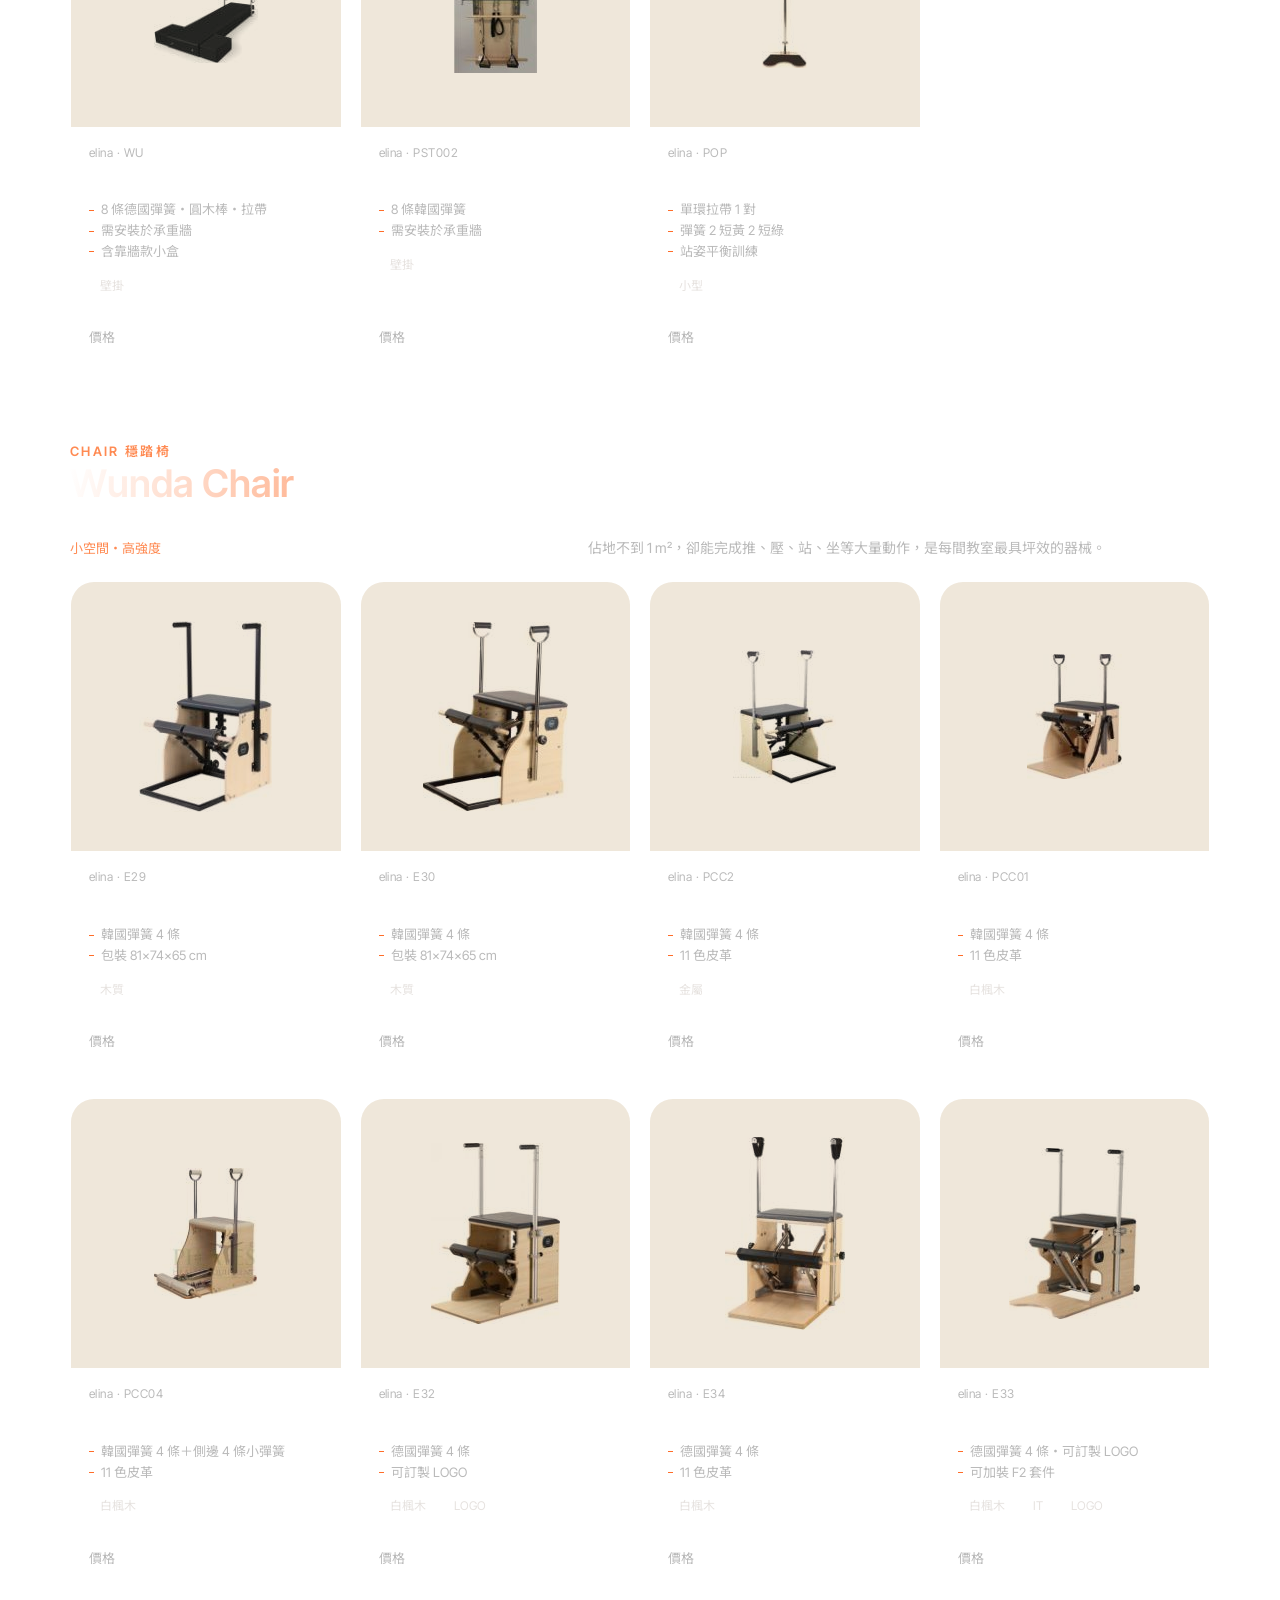
<file: pilates.html>
<!doctype html>
<html lang="zh-Hant">
<head>
<meta charset="utf-8"><meta name="viewport" content="width=device-width,initial-scale=1">
<link rel="preconnect" href="https://fonts.googleapis.com"><link rel="preconnect" href="https://fonts.gstatic.com" crossorigin>
<link href="https://fonts.googleapis.com/css2?family=Inter+Tight:wght@400;500;600;700&family=Noto+Sans+TC:wght@400;500;700&display=swap" rel="stylesheet">
<link rel="stylesheet" href="assets/style.css">
<title>皮拉提斯器械｜里歐 MOVE GEAR 器材型錄</title>
</head>
<body data-page="pilates">

<section class="hero short" style="padding:0">
  <div class="hero-bg" style="background-image:url(img/life-pilates.jpg);background-size:contain;background-repeat:no-repeat;background-position:right center;background-color:#efe7da"></div>
  <div class="wrap"><div class="hero-content" style="padding-bottom:44px">
    <div class="eyebrow" style="color:#fff">Equipment Catalogue · elina Pilates</div>
    <h1 style="font-size:clamp(36px,6vw,68px)">皮拉提斯<br>器械專區</h1>
    <p style="margin:0 0 22px">依「用途 × 材質 × 空間」整理 elina Pilates 全系列器械，並收錄四種坪數的教室規劃圖與建議配置。從居家練習、私人工作室到旗艦教室，都能在這裡找到起點。</p>
    <div class="pl-stats"><div><b id="st-items">—</b><span>款器械</span></div><div><b>12</b><span>系列</span></div><div><b>11</b><span>色皮革</span></div><div><b>4</b><span>空間規劃範例</span></div></div>
  </div></div>
</section>

<nav class="pl-nav"><div class="wrap">
  <a class="pill pill-dark" href="#guide">選購指南</a><a class="pill pill-dark" href="#collection">器械系列</a><a class="pill pill-dark" href="#planning">空間規劃</a><a class="pill pill-dark" href="#process">合作流程</a>
</div></nav>

<main class="wrap">
<section id="guide" class="g-sec" style="border-top:0">
  <div class="eyebrow">Buying guide</div>
  <h2>三步驟，挑對核心床</h2>
  <p>核心床（Reformer）是教室的主力器械，躺在可以滑動的床台上、用彈簧提供阻力。先決定材質、床高與擴充路徑，再從下方系列挑選對應型號。</p>
  <div class="pl-step"><h3><span>01</span>選材質</h3><div class="pl-opts">
    <div><b>白楓木</b><p>北美白楓木紋理細緻、色澤溫潤，精品教室最受歡迎的質感。</p><em>精品教室・私人工作室</em></div>
    <div><b>櫸木／木質入門</b><p>保有木質溫度、預算友善，一次採購多台最划算。</p><em>首次開業・團課大量採購</em></div>
    <div><b>鋁合金</b><p>輕量耐用、好清潔，黑／白兩色呈現現代俐落感。</p><em>健身房・高使用率團課</em></div></div></div>
  <div class="pl-step"><h3><span>02</span>選床高</h3><div class="pl-opts">
    <div><b>低腳 21–32 cm</b><p>重心低、穩定感高，貼近傳統墊上練習的節奏。</p><em>團課・居家</em></div>
    <div><b>中腳 39–42 cm</b><p>上下床輕鬆，多數款式可加裝半高架，擴充彈性最大。</p><em>多數教室（推薦）</em></div>
    <div><b>高腳 47–55 cm</b><p>教練不必彎腰協助，站姿與復健操作更順手。</p><em>私教・復健・熟齡客群</em></div></div></div>
  <div class="pl-step"><h3><span>03</span>選擴充路徑</h3><div>
    <div class="pl-path"><span>平床</span><i>→</i><span>＋半高架套件</span><i>→</i><span>半高架床</span><i>／</i><span>高架平床 二合一</span></div>
    <div class="pl-opts two">
      <div><b>韓國 vs 德國彈簧</b><p>韓國彈簧 CP 值高；德國彈簧張力穩定、耐疲勞，適合高使用率。多數款式可指定升級。</p></div>
      <div><b>全軌道 vs 一般軌道</b><p>全軌道滑動更順、行程更長，站姿與跳躍板動作表現更好。</p></div></div></div></div>
  <div class="pl-tip"><b>不知道從哪裡開始？</b><p>多數教室的最佳解是<strong>中腳＋可加半高架</strong>：先以平床開課，客群穩定後再逐台加裝半高架。熱門選擇有 E02 S（高 CP）、C100（原廠銷量冠軍）、WR013／CR40（國際規格）。</p></div>
  <div style="margin-top:40px"><div class="eyebrow">Leather colours</div><h3 style="margin:4px 0 0">11 色皮革，依空間風格客製</h3>
  <ul class="pl-swatches"><li><i style="background:#1f1d1c"></i>黑色</li><li><i style="background:#8d8a87"></i>灰色</li><li><i style="background:#e6dccb"></i>米色</li><li><i style="background:#a8322d"></i>大紅色</li><li><i style="background:#c2456f"></i>玫紅色</li><li><i style="background:#3f6b4f"></i>綠色</li><li><i style="background:#243650"></i>深藍色</li><li><i style="background:#6b4a35"></i>棕色</li><li><i style="background:#c2a060"></i>金色</li><li><i style="background:#c49a4a"></i>土黃色</li><li><i style="background:#8a6f5c"></i>摩卡色</li></ul>
  <p class="muted" style="font-size:13px">色卡為示意，實際顏色以皮革樣本為準。IT／豪華系列可訂製 LOGO。</p></div>
</section>

<section id="collection" class="g-sec">
  <div class="eyebrow">The collection</div>
  <h2>器械系列</h2>
  <p>依類別篩選，或直接輸入型號、名稱搜尋。標示「可加半高架」的款式可日後升級。喜歡的按「＋」加入詢價清單。</p>
  <div class="pl-filter">
    <div class="tabs" id="plChips"><button class="tab active" data-cat="all">全部</button><button class="tab" data-cat="reformer">Reformer 核心床</button><button class="tab" data-cat="cadillac">Cadillac 高架床</button><button class="tab" data-cat="chair">Chair 穩踏椅</button><button class="tab" data-cat="barrel">Barrel 梯桶・矯正器</button><button class="tab" data-cat="special">Specialty 特色器械</button></div>
    <label class="search"><svg width="18" height="18" viewBox="0 0 24 24" fill="none" stroke="#999" stroke-width="2"><circle cx="11" cy="11" r="7"/><path d="M20 20l-3.5-3.5" stroke-linecap="round"/></svg><input id="plQ" placeholder="搜尋型號或名稱，例如 C100"></label>
  </div>
  <div id="plCatalog"></div>
  <div class="pl-series" id="plAcc"><div class="pl-series-head"><div><div class="eyebrow">Accessories</div><h3><span class="disp">Accessories</span>配件・耗材</h3></div><p>彈簧、拉帶、長繩與小器材，可單獨加購或更換。</p></div>
  <ul class="pl-acc"><li><b>S1</b>半高架彈簧 8 條・德國琴鋼線</li><li><b>S2</b>半高架彈簧 8 條・韓國琴鋼線</li><li><b>E73</b>鋁合金床支撐腳（4 支）</li><li><b>E203</b>花瓣墊（易摺疊）</li><li><b>E203</b>小椅（高 43 cm）／大椅（高 53 cm）</li><li><b>E42</b>泡綿矯正器（平床用）</li><li><b>E51</b>扭腰盤 Ø30 cm</li><li><b>E501</b>平衡半球（藍／粉／銀）</li><li><b>E72</b>elina 木棍 3×120 cm</li><li><b>E81</b>D 型拉帶（平床，一對）</li><li><b>E83</b>2.7 M 長繩（平床，一對）</li><li><b>E84</b>3.5 M 長繩（半高架，一對）</li><li><b>E85</b>套腳帶（平床）</li><li><b>SF2</b>雙環拉帶（平床，一對）</li><li><b>SQ2</b>潛水布雙環拉帶（一對）</li><li><b>SP2</b>皮革款雙環拉帶（一對）</li><li><b>E79</b>單環拉帶（高架床，一對）</li><li><b>E82</b>Y 型拉帶（高架床，一對）</li><li><b>E86</b>捆帶（高架床）</li><li><b>GR1</b>懸掛紅帶（高架床）</li><li><b>E87</b>絨毛拉帶（高架床，一對）</li><li><b>F2</b>F2 把手（底座＋把手）</li></ul></div>
</section>

<section id="planning" class="g-sec">
  <div class="eyebrow">Space planning</div>
  <h2>空間規劃指南</h2>
  <p>好的教室從動線開始。以下提供器械佔地速查與四種常見坪數的配置範例，作為選購與裝修前的討論基礎，實際配置可依現場丈量調整。</p>
  <div class="table-scroll"><table class="compare"><thead><tr><th>器械</th><th>本體尺寸</th><th>建議使用範圍</th><th>換算坪數</th></tr></thead><tbody><tr><td>Reformer 平床</td><td>約 224–248 × 59–74 cm</td><td>310 × 140 cm</td><td>≈ 1.3 坪</td></tr><tr><td>Reformer 半高架</td><td>同平床・塔高約 196 cm</td><td>310 × 140 cm</td><td>≈ 1.3 坪・天花 ≥ 240 cm</td></tr><tr><td>Cadillac 高架床</td><td>約 206–224 × 72 cm・塔高 221.5 cm</td><td>320 × 180 cm</td><td>≈ 1.7 坪・天花 ≥ 260 cm</td></tr><tr><td>Chair 穩踏椅</td><td>約 75 × 65 cm</td><td>130 × 130 cm</td><td>≈ 0.5 坪</td></tr><tr><td>Barrel 梯桶</td><td>約 90–140 × 63 cm</td><td>200 × 130 cm</td><td>≈ 0.8 坪</td></tr><tr><td>矯正器・小器材</td><td>≤ 100 × 60 cm</td><td>可收納上牆</td><td>—</td></tr><tr><td>紅繩懸吊</td><td>安裝高度約 2.6 m</td><td>250 × 250 cm</td><td>樓高 ≥ 250 cm</td></tr></tbody></table></div>
  <div class="checklist">
    <div><span class="ic">↔</span><p><b>床與床之間留 60–70 cm</b>學員可從側邊上下床；主走道 ≥ 120 cm，教練可自由巡視。</p></div>
    <div><span class="ic">↕</span><p><b>確認天花板高度</b>高架床塔高 221.5 cm，天花板建議 ≥ 260 cm；紅繩懸吊樓高不得低於 2.5 m。</p></div>
    <div><span class="ic">▭</span><p><b>床尾預留 60 cm 以上</b>拉繩端需要動作空間；鏡面牆設在學員正前方，方便自我校正。</p></div>
    <div><span class="ic">⌂</span><p><b>壁掛款需承重牆、量好搬運動線</b>澳洲款平床包裝約 254×80×54 cm，電梯樓梯要先量。</p></div>
  </div>
  <div class="pl-formula"><span>Quick formula</span><b>團課教室坪數 ≈ 床數 × 1.3 坪 ＋ 接待／更衣 6–10 坪</b><small>例：8 床團課 ≈ 8 × 1.3 ＋ 8 ≈ 18–24 坪</small></div>
  <div class="pl-tabs" role="tablist"><button type="button" aria-selected="true" data-plan="home"><b>約 4 坪</b><span>居家練習空間</span></button><button type="button" aria-selected="false" data-plan="private"><b>約 12 坪</b><span>私人教練工作室</span></button><button type="button" aria-selected="false" data-plan="boutique"><b>約 24 坪</b><span>小團課精品教室</span></button><button type="button" aria-selected="false" data-plan="flagship"><b>約 45 坪</b><span>旗艦複合教室</span></button></div>
<article class="plan" id="plan-home" >
 <div class="plan-head"><div><p class="eyebrow">Studio plan · 3.4 × 3.8 m</p><h3><span class="disp">Home Studio</span>居家練習空間</h3></div>
 <dl class="facts"><div><dt>坪數</dt><dd>約 4 坪</dd></div><div><dt>面積</dt><dd>13 m²</dd></div><div><dt>容納</dt><dd>1 人</dd></div></dl></div>
 <div class="plan-body"><div class="sheet"><svg xmlns="http://www.w3.org/2000/svg" viewBox="-76.5 -76.5 493.0 558.5" width="100%" preserveAspectRatio="xMidYMid meet"><rect x="0" y="0" width="340" height="380" fill="#FBF8F3"/><line x1="50" y1="0" x2="50" y2="380" stroke="#EFE7DC" stroke-width="1"/><line x1="100" y1="0" x2="100" y2="380" stroke="#EFE7DC" stroke-width="1"/><line x1="150" y1="0" x2="150" y2="380" stroke="#EFE7DC" stroke-width="1"/><line x1="200" y1="0" x2="200" y2="380" stroke="#EFE7DC" stroke-width="1"/><line x1="250" y1="0" x2="250" y2="380" stroke="#EFE7DC" stroke-width="1"/><line x1="300" y1="0" x2="300" y2="380" stroke="#EFE7DC" stroke-width="1"/><line x1="0" y1="50" x2="340" y2="50" stroke="#EFE7DC" stroke-width="1"/><line x1="0" y1="100" x2="340" y2="100" stroke="#EFE7DC" stroke-width="1"/><line x1="0" y1="150" x2="340" y2="150" stroke="#EFE7DC" stroke-width="1"/><line x1="0" y1="200" x2="340" y2="200" stroke="#EFE7DC" stroke-width="1"/><line x1="0" y1="250" x2="340" y2="250" stroke="#EFE7DC" stroke-width="1"/><line x1="0" y1="300" x2="340" y2="300" stroke="#EFE7DC" stroke-width="1"/><line x1="0" y1="350" x2="340" y2="350" stroke="#EFE7DC" stroke-width="1"/><line x1="30" y1="6" x2="310" y2="6" stroke="#C9D3D6" stroke-width="10"/><g transform="translate(40,60) rotate(0)"><rect x="0" y="0" width="70" height="240" rx="8" fill="#E6D8C6" stroke="#8C735F" stroke-width="2"/><rect x="8" y="100.8" width="54" height="86.39999999999999" rx="6" fill="#B9A08A"/><rect x="21.0" y="96.0" width="28.0" height="8" rx="3" fill="#8C735F"/><line x1="4" y1="22" x2="66" y2="22" stroke="#8C735F" stroke-width="5" stroke-linecap="round"/></g><g transform="translate(230,70)"><rect width="70" height="62" rx="8" fill="#E6D8C6" stroke="#8C735F" stroke-width="2"/><rect x="10" y="40" width="50" height="14" rx="4" fill="#B9A08A"/></g><g transform="translate(175,190) rotate(0)"><rect width="110" height="62" rx="6" fill="#E6D8C6" stroke="#8C735F" stroke-width="2"/><path d="M49.5 4 Q79.2 31.0 49.5 58 L104 58 L104 4 Z" fill="#B9A08A"/><line x1="8" y1="6" x2="8" y2="56" stroke="#8C735F" stroke-width="2"/><line x1="18" y1="6" x2="18" y2="56" stroke="#8C735F" stroke-width="2"/><line x1="28" y1="6" x2="28" y2="56" stroke="#8C735F" stroke-width="2"/><line x1="38" y1="6" x2="38" y2="56" stroke="#8C735F" stroke-width="2"/></g><rect x="300" y="190" width="34" height="120" fill="#F1E9DE" stroke="#8C735F" stroke-width="1.5"/><circle cx="290" cy="330" r="20" fill="#A9B59A" opacity=".8"/><circle cx="290" cy="330" r="9.0" fill="#fff" opacity=".35"/><rect x="0" y="0" width="340" height="380" fill="none" stroke="#5E4B3F" stroke-width="12"/><rect x="150" y="372" width="90" height="16" fill="#FBF8F3"/><path d="M150 380 A90 90 0 0 0 240 290" fill="none" stroke="#9C8B7C" stroke-width="1.5" stroke-dasharray="5 4" transform=""/><line x1="240" y1="380" x2="240" y2="290" stroke="#9C8B7C" stroke-width="2"/><circle cx="75" cy="185" r="14.4" fill="#5E4B3F"/><text x="75" y="190.5" font-size="15.3" text-anchor="middle" fill="#fff" font-family="Lora, serif" font-style="italic">1</text><circle cx="265" cy="100" r="14.4" fill="#5E4B3F"/><text x="265" y="105.5" font-size="15.3" text-anchor="middle" fill="#fff" font-family="Lora, serif" font-style="italic">2</text><circle cx="230" cy="222" r="14.4" fill="#5E4B3F"/><text x="230" y="227.5" font-size="15.3" text-anchor="middle" fill="#fff" font-family="Lora, serif" font-style="italic">3</text><line x1="0" y1="-38.25" x2="340" y2="-38.25" stroke="#9C8B7C" stroke-width="1.5"/><line x1="0" y1="-48.25" x2="0" y2="-28.25" stroke="#9C8B7C" stroke-width="1.5"/><line x1="340" y1="-48.25" x2="340" y2="-28.25" stroke="#9C8B7C" stroke-width="1.5"/><text x="170.0" y="-48.25" font-size="16.1" text-anchor="middle" fill="#9C8B7C" font-weight="400" font-family="Noto Sans CJK TC, Noto Sans TC, sans-serif">3.4 m</text><line x1="-38.25" y1="0" x2="-38.25" y2="380" stroke="#9C8B7C" stroke-width="1.5"/><line x1="-48.25" y1="0" x2="-28.25" y2="0" stroke="#9C8B7C" stroke-width="1.5"/><line x1="-48.25" y1="380" x2="-28.25" y2="380" stroke="#9C8B7C" stroke-width="1.5"/><text x="-50.25" y="190.0" font-size="16.1" text-anchor="middle" fill="#9C8B7C" transform="rotate(-90 -50.25 190.0)" font-family="Noto Sans CJK TC, sans-serif">3.8 m</text><g transform="translate(140,415.7)"><rect x="0" y="0" width="100" height="10" fill="#5E4B3F" stroke="#5E4B3F" stroke-width="1.5"/><rect x="100" y="0" width="100" height="10" fill="#FBF8F3" stroke="#5E4B3F" stroke-width="1.5"/><text x="0" y="30.7" font-size="13.6" text-anchor="middle" fill="#9C8B7C" font-weight="400" font-family="Noto Sans CJK TC, Noto Sans TC, sans-serif">0</text><text x="100" y="30.7" font-size="13.6" text-anchor="middle" fill="#9C8B7C" font-weight="400" font-family="Noto Sans CJK TC, Noto Sans TC, sans-serif">1</text><text x="200" y="30.7" font-size="13.6" text-anchor="middle" fill="#9C8B7C" font-weight="400" font-family="Noto Sans CJK TC, Noto Sans TC, sans-serif">2 m</text></g></svg></div>
 <div class="plan-side"><h4>圖例</h4><ol class="legend"><li>Reformer 平床（可摺疊）</li><li>穩踏椅 Chair</li><li>梯桶／矯正器</li></ol><h4>建議配置</h4><div class="tiers"><div class="tier"><b>入門</b><span>HR03 家用鋁合金平床・E50 八字板</span></div><div class="tier"><b>標準</b><span>HR05 摺疊木頭平床・E29 穩踏椅</span></div><div class="tier"><b>質感</b><span>E02 S 精英直款平床・PCC01 木穩踏椅・E43 矯正器</span></div></div><h4>規劃重點</h4><ul class="notes"><li>摺疊款收納後僅約 1.5 m，可靠牆直立</li><li>床尾預留 60 cm 以上拉繩動作空間</li><li>建議鋪設 5 mm 以上地墊保護地板</li></ul></div></div>
</article>
<article class="plan" id="plan-private" hidden>
 <div class="plan-head"><div><p class="eyebrow">Studio plan · 6.5 × 6.0 m</p><h3><span class="disp">Private Studio</span>私人教練工作室</h3></div>
 <dl class="facts"><div><dt>坪數</dt><dd>約 12 坪</dd></div><div><dt>面積</dt><dd>39 m²</dd></div><div><dt>容納</dt><dd>1–3 人</dd></div></dl></div>
 <div class="plan-body"><div class="sheet"><svg xmlns="http://www.w3.org/2000/svg" viewBox="-94.5 -94.5 839.0 820.5" width="100%" preserveAspectRatio="xMidYMid meet"><rect x="0" y="0" width="650" height="600" fill="#FBF8F3"/><line x1="50" y1="0" x2="50" y2="600" stroke="#EFE7DC" stroke-width="1"/><line x1="100" y1="0" x2="100" y2="600" stroke="#EFE7DC" stroke-width="1"/><line x1="150" y1="0" x2="150" y2="600" stroke="#EFE7DC" stroke-width="1"/><line x1="200" y1="0" x2="200" y2="600" stroke="#EFE7DC" stroke-width="1"/><line x1="250" y1="0" x2="250" y2="600" stroke="#EFE7DC" stroke-width="1"/><line x1="300" y1="0" x2="300" y2="600" stroke="#EFE7DC" stroke-width="1"/><line x1="350" y1="0" x2="350" y2="600" stroke="#EFE7DC" stroke-width="1"/><line x1="400" y1="0" x2="400" y2="600" stroke="#EFE7DC" stroke-width="1"/><line x1="450" y1="0" x2="450" y2="600" stroke="#EFE7DC" stroke-width="1"/><line x1="500" y1="0" x2="500" y2="600" stroke="#EFE7DC" stroke-width="1"/><line x1="550" y1="0" x2="550" y2="600" stroke="#EFE7DC" stroke-width="1"/><line x1="600" y1="0" x2="600" y2="600" stroke="#EFE7DC" stroke-width="1"/><line x1="0" y1="50" x2="650" y2="50" stroke="#EFE7DC" stroke-width="1"/><line x1="0" y1="100" x2="650" y2="100" stroke="#EFE7DC" stroke-width="1"/><line x1="0" y1="150" x2="650" y2="150" stroke="#EFE7DC" stroke-width="1"/><line x1="0" y1="200" x2="650" y2="200" stroke="#EFE7DC" stroke-width="1"/><line x1="0" y1="250" x2="650" y2="250" stroke="#EFE7DC" stroke-width="1"/><line x1="0" y1="300" x2="650" y2="300" stroke="#EFE7DC" stroke-width="1"/><line x1="0" y1="350" x2="650" y2="350" stroke="#EFE7DC" stroke-width="1"/><line x1="0" y1="400" x2="650" y2="400" stroke="#EFE7DC" stroke-width="1"/><line x1="0" y1="450" x2="650" y2="450" stroke="#EFE7DC" stroke-width="1"/><line x1="0" y1="500" x2="650" y2="500" stroke="#EFE7DC" stroke-width="1"/><line x1="0" y1="550" x2="650" y2="550" stroke="#EFE7DC" stroke-width="1"/><line x1="20" y1="6" x2="630" y2="6" stroke="#C9D3D6" stroke-width="10"/><rect x="460" y="440" width="190" height="160" fill="#F1E9DE"/><text x="555.0" y="526.0" font-size="18.9" text-anchor="middle" fill="#9C8B7C" font-weight="400" font-family="Noto Sans CJK TC, Noto Sans TC, sans-serif">接待・更衣</text><g transform="translate(80,70) rotate(0)"><rect x="0" y="0" width="72" height="220" rx="6" fill="#B9A08A" stroke="#8C735F" stroke-width="2"/><rect x="-6" y="-6" width="84" height="232" rx="4" fill="none" stroke="#5E4B3F" stroke-width="5"/><line x1="-6" y1="55.0" x2="78" y2="55.0" stroke="#5E4B3F" stroke-width="2" stroke-dasharray="6 5"/><line x1="-6" y1="165.0" x2="78" y2="165.0" stroke="#5E4B3F" stroke-width="2" stroke-dasharray="6 5"/></g><g transform="translate(260,60) rotate(0)"><rect x="0" y="0" width="70" height="240" rx="8" fill="#E6D8C6" stroke="#8C735F" stroke-width="2"/><rect x="8" y="100.8" width="54" height="86.39999999999999" rx="6" fill="#B9A08A"/><rect x="21.0" y="96.0" width="28.0" height="8" rx="3" fill="#8C735F"/><line x1="4" y1="22" x2="66" y2="22" stroke="#8C735F" stroke-width="5" stroke-linecap="round"/><rect x="-4" y="196" width="78" height="44" rx="4" fill="none" stroke="#5E4B3F" stroke-width="4"/><line x1="-4" y1="218" x2="74" y2="218" stroke="#5E4B3F" stroke-width="2" stroke-dasharray="6 5"/></g><g transform="translate(420,70)"><rect width="70" height="62" rx="8" fill="#E6D8C6" stroke="#8C735F" stroke-width="2"/><rect x="10" y="40" width="50" height="14" rx="4" fill="#B9A08A"/></g><g transform="translate(520,70)"><rect width="70" height="62" rx="8" fill="#E6D8C6" stroke="#8C735F" stroke-width="2"/><rect x="10" y="40" width="50" height="14" rx="4" fill="#B9A08A"/></g><g transform="translate(420,200) rotate(0)"><rect width="120" height="66" rx="6" fill="#E6D8C6" stroke="#8C735F" stroke-width="2"/><path d="M54.0 4 Q86.39999999999999 33.0 54.0 62 L114 62 L114 4 Z" fill="#B9A08A"/><line x1="8" y1="6" x2="8" y2="60" stroke="#8C735F" stroke-width="2"/><line x1="18" y1="6" x2="18" y2="60" stroke="#8C735F" stroke-width="2"/><line x1="28" y1="6" x2="28" y2="60" stroke="#8C735F" stroke-width="2"/><line x1="38" y1="6" x2="38" y2="60" stroke="#8C735F" stroke-width="2"/></g><rect x="610" y="40" width="34" height="360" fill="#F1E9DE" stroke="#8C735F" stroke-width="1.5"/><circle cx="50" cy="560" r="24" fill="#A9B59A" opacity=".8"/><circle cx="50" cy="560" r="10.8" fill="#fff" opacity=".35"/><circle cx="410" cy="560" r="20" fill="#A9B59A" opacity=".8"/><circle cx="410" cy="560" r="9.0" fill="#fff" opacity=".35"/><text x="300" y="420" font-size="17.9" text-anchor="middle" fill="#9C8B7C" font-weight="400" font-family="Noto Sans CJK TC, Noto Sans TC, sans-serif">教學動線 ≥ 120 cm</text><line x1="60" y1="370" x2="590" y2="370" stroke="#C99A6B" stroke-width="2" stroke-dasharray="10 8"/><rect x="0" y="0" width="650" height="600" fill="none" stroke="#5E4B3F" stroke-width="12"/><rect x="500" y="592" width="90" height="16" fill="#FBF8F3"/><path d="M500 600 A90 90 0 0 0 590 510" fill="none" stroke="#9C8B7C" stroke-width="1.5" stroke-dasharray="5 4" transform=""/><line x1="590" y1="600" x2="590" y2="510" stroke="#9C8B7C" stroke-width="2"/><circle cx="116" cy="180" r="17.9" fill="#5E4B3F"/><text x="116" y="186.8" font-size="18.9" text-anchor="middle" fill="#fff" font-family="Lora, serif" font-style="italic">1</text><circle cx="295" cy="180" r="17.9" fill="#5E4B3F"/><text x="295" y="186.8" font-size="18.9" text-anchor="middle" fill="#fff" font-family="Lora, serif" font-style="italic">2</text><circle cx="505" cy="45" r="17.9" fill="#5E4B3F"/><text x="505" y="51.8" font-size="18.9" text-anchor="middle" fill="#fff" font-family="Lora, serif" font-style="italic">3</text><circle cx="480" cy="233" r="17.9" fill="#5E4B3F"/><text x="480" y="239.8" font-size="18.9" text-anchor="middle" fill="#fff" font-family="Lora, serif" font-style="italic">4</text><circle cx="627" cy="220" r="17.9" fill="#5E4B3F"/><text x="627" y="226.8" font-size="18.9" text-anchor="middle" fill="#fff" font-family="Lora, serif" font-style="italic">5</text><line x1="0" y1="-47.25" x2="650" y2="-47.25" stroke="#9C8B7C" stroke-width="1.5"/><line x1="0" y1="-57.25" x2="0" y2="-37.25" stroke="#9C8B7C" stroke-width="1.5"/><line x1="650" y1="-57.25" x2="650" y2="-37.25" stroke="#9C8B7C" stroke-width="1.5"/><text x="325.0" y="-57.25" font-size="19.9" text-anchor="middle" fill="#9C8B7C" font-weight="400" font-family="Noto Sans CJK TC, Noto Sans TC, sans-serif">6.5 m</text><line x1="-47.25" y1="0" x2="-47.25" y2="600" stroke="#9C8B7C" stroke-width="1.5"/><line x1="-57.25" y1="0" x2="-37.25" y2="0" stroke="#9C8B7C" stroke-width="1.5"/><line x1="-57.25" y1="600" x2="-37.25" y2="600" stroke="#9C8B7C" stroke-width="1.5"/><text x="-59.25" y="300.0" font-size="19.9" text-anchor="middle" fill="#9C8B7C" transform="rotate(-90 -59.25 300.0)" font-family="Noto Sans CJK TC, sans-serif">6.0 m</text><g transform="translate(450,644.1)"><rect x="0" y="0" width="100" height="10" fill="#5E4B3F" stroke="#5E4B3F" stroke-width="1.5"/><rect x="100" y="0" width="100" height="10" fill="#FBF8F3" stroke="#5E4B3F" stroke-width="1.5"/><text x="0" y="35.1" font-size="16.8" text-anchor="middle" fill="#9C8B7C" font-weight="400" font-family="Noto Sans CJK TC, Noto Sans TC, sans-serif">0</text><text x="100" y="35.1" font-size="16.8" text-anchor="middle" fill="#9C8B7C" font-weight="400" font-family="Noto Sans CJK TC, Noto Sans TC, sans-serif">1</text><text x="200" y="35.1" font-size="16.8" text-anchor="middle" fill="#9C8B7C" font-weight="400" font-family="Noto Sans CJK TC, Noto Sans TC, sans-serif">2 m</text></g></svg></div>
 <div class="plan-side"><h4>圖例</h4><ol class="legend"><li>Cadillac 高架床</li><li>Reformer 半高架</li><li>穩踏椅 Chair ×2</li><li>梯桶 Barrel</li><li>矯正器・小器材收納牆</li></ol><h4>建議配置</h4><div class="tiers"><div class="tier"><b>入門</b><span>E19 高架床・E02 SH 半高架床・E29 ×2・E35 梯桶</span></div><div class="tier"><b>標準</b><span>PTT001 經典高架床・C100H 半高架・PCC01 ×2・PLB01 木梯桶</span></div><div class="tier"><b>質感</b><span>PFT003 高架平床・CHT013 全軌道半高架・E32 ×2・E37 豪華梯桶</span></div></div><h4>規劃重點</h4><ul class="notes"><li>高架床塔高 221.5 cm，天花板建議 ≥ 260 cm</li><li>一對一／一對二課程，器械全數可同時使用</li><li>預留 120 cm 教學動線，教練可在器械間走動</li></ul></div></div>
</article>
<article class="plan" id="plan-boutique" hidden>
 <div class="plan-head"><div><p class="eyebrow">Studio plan · 10 × 8 m</p><h3><span class="disp">Boutique Group</span>小團課精品教室</h3></div>
 <dl class="facts"><div><dt>坪數</dt><dd>約 24 坪</dd></div><div><dt>面積</dt><dd>80 m²</dd></div><div><dt>容納</dt><dd>8 人團課</dd></div></dl></div>
 <div class="plan-body"><div class="sheet"><svg xmlns="http://www.w3.org/2000/svg" viewBox="-130.5 -130.5 1261.0 1104.5" width="100%" preserveAspectRatio="xMidYMid meet"><rect x="0" y="0" width="1000" height="800" fill="#FBF8F3"/><line x1="50" y1="0" x2="50" y2="800" stroke="#EFE7DC" stroke-width="1"/><line x1="100" y1="0" x2="100" y2="800" stroke="#EFE7DC" stroke-width="1"/><line x1="150" y1="0" x2="150" y2="800" stroke="#EFE7DC" stroke-width="1"/><line x1="200" y1="0" x2="200" y2="800" stroke="#EFE7DC" stroke-width="1"/><line x1="250" y1="0" x2="250" y2="800" stroke="#EFE7DC" stroke-width="1"/><line x1="300" y1="0" x2="300" y2="800" stroke="#EFE7DC" stroke-width="1"/><line x1="350" y1="0" x2="350" y2="800" stroke="#EFE7DC" stroke-width="1"/><line x1="400" y1="0" x2="400" y2="800" stroke="#EFE7DC" stroke-width="1"/><line x1="450" y1="0" x2="450" y2="800" stroke="#EFE7DC" stroke-width="1"/><line x1="500" y1="0" x2="500" y2="800" stroke="#EFE7DC" stroke-width="1"/><line x1="550" y1="0" x2="550" y2="800" stroke="#EFE7DC" stroke-width="1"/><line x1="600" y1="0" x2="600" y2="800" stroke="#EFE7DC" stroke-width="1"/><line x1="650" y1="0" x2="650" y2="800" stroke="#EFE7DC" stroke-width="1"/><line x1="700" y1="0" x2="700" y2="800" stroke="#EFE7DC" stroke-width="1"/><line x1="750" y1="0" x2="750" y2="800" stroke="#EFE7DC" stroke-width="1"/><line x1="800" y1="0" x2="800" y2="800" stroke="#EFE7DC" stroke-width="1"/><line x1="850" y1="0" x2="850" y2="800" stroke="#EFE7DC" stroke-width="1"/><line x1="900" y1="0" x2="900" y2="800" stroke="#EFE7DC" stroke-width="1"/><line x1="950" y1="0" x2="950" y2="800" stroke="#EFE7DC" stroke-width="1"/><line x1="0" y1="50" x2="1000" y2="50" stroke="#EFE7DC" stroke-width="1"/><line x1="0" y1="100" x2="1000" y2="100" stroke="#EFE7DC" stroke-width="1"/><line x1="0" y1="150" x2="1000" y2="150" stroke="#EFE7DC" stroke-width="1"/><line x1="0" y1="200" x2="1000" y2="200" stroke="#EFE7DC" stroke-width="1"/><line x1="0" y1="250" x2="1000" y2="250" stroke="#EFE7DC" stroke-width="1"/><line x1="0" y1="300" x2="1000" y2="300" stroke="#EFE7DC" stroke-width="1"/><line x1="0" y1="350" x2="1000" y2="350" stroke="#EFE7DC" stroke-width="1"/><line x1="0" y1="400" x2="1000" y2="400" stroke="#EFE7DC" stroke-width="1"/><line x1="0" y1="450" x2="1000" y2="450" stroke="#EFE7DC" stroke-width="1"/><line x1="0" y1="500" x2="1000" y2="500" stroke="#EFE7DC" stroke-width="1"/><line x1="0" y1="550" x2="1000" y2="550" stroke="#EFE7DC" stroke-width="1"/><line x1="0" y1="600" x2="1000" y2="600" stroke="#EFE7DC" stroke-width="1"/><line x1="0" y1="650" x2="1000" y2="650" stroke="#EFE7DC" stroke-width="1"/><line x1="0" y1="700" x2="1000" y2="700" stroke="#EFE7DC" stroke-width="1"/><line x1="0" y1="750" x2="1000" y2="750" stroke="#EFE7DC" stroke-width="1"/><line x1="20" y1="6" x2="640" y2="6" stroke="#C9D3D6" stroke-width="10"/><rect x="660" y="0" width="340" height="300" fill="#F6F0E7"/><rect x="660" y="560" width="340" height="240" fill="#F1E9DE"/><text x="830.0" y="686.0" font-size="26.1" text-anchor="middle" fill="#9C8B7C" font-weight="400" font-family="Noto Sans CJK TC, Noto Sans TC, sans-serif">接待・休息區</text><rect x="660" y="310" width="160" height="240" fill="#F1E9DE"/><text x="740.0" y="436.0" font-size="26.1" text-anchor="middle" fill="#9C8B7C" font-weight="400" font-family="Noto Sans CJK TC, Noto Sans TC, sans-serif">更衣室</text><rect x="830" y="310" width="170" height="240" fill="#F1E9DE"/><text x="915.0" y="436.0" font-size="26.1" text-anchor="middle" fill="#9C8B7C" font-weight="400" font-family="Noto Sans CJK TC, Noto Sans TC, sans-serif">儲藏・淋浴</text><g transform="translate(60,60) rotate(0)"><rect x="0" y="0" width="70" height="240" rx="8" fill="#E6D8C6" stroke="#8C735F" stroke-width="2"/><rect x="8" y="100.8" width="54" height="86.39999999999999" rx="6" fill="#B9A08A"/><rect x="21.0" y="96.0" width="28.0" height="8" rx="3" fill="#8C735F"/><line x1="4" y1="22" x2="66" y2="22" stroke="#8C735F" stroke-width="5" stroke-linecap="round"/></g><g transform="translate(60,430) rotate(0)"><rect x="0" y="0" width="70" height="240" rx="8" fill="#E6D8C6" stroke="#8C735F" stroke-width="2"/><rect x="8" y="100.8" width="54" height="86.39999999999999" rx="6" fill="#B9A08A"/><rect x="21.0" y="96.0" width="28.0" height="8" rx="3" fill="#8C735F"/><line x1="4" y1="22" x2="66" y2="22" stroke="#8C735F" stroke-width="5" stroke-linecap="round"/></g><g transform="translate(200,60) rotate(0)"><rect x="0" y="0" width="70" height="240" rx="8" fill="#E6D8C6" stroke="#8C735F" stroke-width="2"/><rect x="8" y="100.8" width="54" height="86.39999999999999" rx="6" fill="#B9A08A"/><rect x="21.0" y="96.0" width="28.0" height="8" rx="3" fill="#8C735F"/><line x1="4" y1="22" x2="66" y2="22" stroke="#8C735F" stroke-width="5" stroke-linecap="round"/></g><g transform="translate(200,430) rotate(0)"><rect x="0" y="0" width="70" height="240" rx="8" fill="#E6D8C6" stroke="#8C735F" stroke-width="2"/><rect x="8" y="100.8" width="54" height="86.39999999999999" rx="6" fill="#B9A08A"/><rect x="21.0" y="96.0" width="28.0" height="8" rx="3" fill="#8C735F"/><line x1="4" y1="22" x2="66" y2="22" stroke="#8C735F" stroke-width="5" stroke-linecap="round"/></g><g transform="translate(340,60) rotate(0)"><rect x="0" y="0" width="70" height="240" rx="8" fill="#E6D8C6" stroke="#8C735F" stroke-width="2"/><rect x="8" y="100.8" width="54" height="86.39999999999999" rx="6" fill="#B9A08A"/><rect x="21.0" y="96.0" width="28.0" height="8" rx="3" fill="#8C735F"/><line x1="4" y1="22" x2="66" y2="22" stroke="#8C735F" stroke-width="5" stroke-linecap="round"/></g><g transform="translate(340,430) rotate(0)"><rect x="0" y="0" width="70" height="240" rx="8" fill="#E6D8C6" stroke="#8C735F" stroke-width="2"/><rect x="8" y="100.8" width="54" height="86.39999999999999" rx="6" fill="#B9A08A"/><rect x="21.0" y="96.0" width="28.0" height="8" rx="3" fill="#8C735F"/><line x1="4" y1="22" x2="66" y2="22" stroke="#8C735F" stroke-width="5" stroke-linecap="round"/></g><g transform="translate(480,60) rotate(0)"><rect x="0" y="0" width="70" height="240" rx="8" fill="#E6D8C6" stroke="#8C735F" stroke-width="2"/><rect x="8" y="100.8" width="54" height="86.39999999999999" rx="6" fill="#B9A08A"/><rect x="21.0" y="96.0" width="28.0" height="8" rx="3" fill="#8C735F"/><line x1="4" y1="22" x2="66" y2="22" stroke="#8C735F" stroke-width="5" stroke-linecap="round"/><rect x="-4" y="196" width="78" height="44" rx="4" fill="none" stroke="#5E4B3F" stroke-width="4"/><line x1="-4" y1="218" x2="74" y2="218" stroke="#5E4B3F" stroke-width="2" stroke-dasharray="6 5"/></g><g transform="translate(480,430) rotate(0)"><rect x="0" y="0" width="70" height="240" rx="8" fill="#E6D8C6" stroke="#8C735F" stroke-width="2"/><rect x="8" y="100.8" width="54" height="86.39999999999999" rx="6" fill="#B9A08A"/><rect x="21.0" y="96.0" width="28.0" height="8" rx="3" fill="#8C735F"/><line x1="4" y1="22" x2="66" y2="22" stroke="#8C735F" stroke-width="5" stroke-linecap="round"/><rect x="-4" y="196" width="78" height="44" rx="4" fill="none" stroke="#5E4B3F" stroke-width="4"/><line x1="-4" y1="218" x2="74" y2="218" stroke="#5E4B3F" stroke-width="2" stroke-dasharray="6 5"/></g><text x="300" y="390" font-size="24.6" text-anchor="middle" fill="#9C8B7C" font-weight="400" font-family="Noto Sans CJK TC, Noto Sans TC, sans-serif">中央走道 120 cm</text><g transform="translate(700,60)"><rect width="70" height="62" rx="8" fill="#E6D8C6" stroke="#8C735F" stroke-width="2"/><rect x="10" y="40" width="50" height="14" rx="4" fill="#B9A08A"/></g><g transform="translate(800,60)"><rect width="70" height="62" rx="8" fill="#E6D8C6" stroke="#8C735F" stroke-width="2"/><rect x="10" y="40" width="50" height="14" rx="4" fill="#B9A08A"/></g><g transform="translate(710,170) rotate(0)"><rect width="120" height="66" rx="6" fill="#E6D8C6" stroke="#8C735F" stroke-width="2"/><path d="M54.0 4 Q86.39999999999999 33.0 54.0 62 L114 62 L114 4 Z" fill="#B9A08A"/><line x1="8" y1="6" x2="8" y2="60" stroke="#8C735F" stroke-width="2"/><line x1="18" y1="6" x2="18" y2="60" stroke="#8C735F" stroke-width="2"/><line x1="28" y1="6" x2="28" y2="60" stroke="#8C735F" stroke-width="2"/><line x1="38" y1="6" x2="38" y2="60" stroke="#8C735F" stroke-width="2"/></g><rect x="20" y="760" width="610" height="34" fill="#F1E9DE" stroke="#8C735F" stroke-width="1.5"/><circle cx="45" cy="777.0" r="11" fill="#C99A6B" opacity=".55"/><circle cx="90" cy="777.0" r="11" fill="#C99A6B" opacity=".55"/><circle cx="135" cy="777.0" r="11" fill="#C99A6B" opacity=".55"/><circle cx="180" cy="777.0" r="11" fill="#C99A6B" opacity=".55"/><circle cx="225" cy="777.0" r="11" fill="#C99A6B" opacity=".55"/><circle cx="270" cy="777.0" r="11" fill="#C99A6B" opacity=".55"/><circle cx="315" cy="777.0" r="11" fill="#C99A6B" opacity=".55"/><circle cx="360" cy="777.0" r="11" fill="#C99A6B" opacity=".55"/><circle cx="405" cy="777.0" r="11" fill="#C99A6B" opacity=".55"/><circle cx="450" cy="777.0" r="11" fill="#C99A6B" opacity=".55"/><circle cx="495" cy="777.0" r="11" fill="#C99A6B" opacity=".55"/><circle cx="540" cy="777.0" r="11" fill="#C99A6B" opacity=".55"/><circle cx="585" cy="777.0" r="11" fill="#C99A6B" opacity=".55"/><circle cx="900" cy="250" r="24" fill="#A9B59A" opacity=".8"/><circle cx="900" cy="250" r="10.8" fill="#fff" opacity=".35"/><circle cx="960" cy="740" r="22" fill="#A9B59A" opacity=".8"/><circle cx="960" cy="740" r="9.9" fill="#fff" opacity=".35"/><rect x="0" y="0" width="1000" height="800" fill="none" stroke="#5E4B3F" stroke-width="12"/><rect x="800" y="792" width="90" height="16" fill="#FBF8F3"/><path d="M800 800 A90 90 0 0 0 890 710" fill="none" stroke="#9C8B7C" stroke-width="1.5" stroke-dasharray="5 4" transform=""/><line x1="890" y1="800" x2="890" y2="710" stroke="#9C8B7C" stroke-width="2"/><circle cx="95" cy="180" r="24.6" fill="#5E4B3F"/><text x="95" y="189.4" font-size="26.1" text-anchor="middle" fill="#fff" font-family="Lora, serif" font-style="italic">1</text><circle cx="515" cy="180" r="24.6" fill="#5E4B3F"/><text x="515" y="189.4" font-size="26.1" text-anchor="middle" fill="#fff" font-family="Lora, serif" font-style="italic">2</text><circle cx="735" cy="90" r="24.6" fill="#5E4B3F"/><text x="735" y="99.4" font-size="26.1" text-anchor="middle" fill="#fff" font-family="Lora, serif" font-style="italic">3</text><circle cx="770" cy="203" r="24.6" fill="#5E4B3F"/><text x="770" y="212.4" font-size="26.1" text-anchor="middle" fill="#fff" font-family="Lora, serif" font-style="italic">4</text><circle cx="330" cy="778" r="24.6" fill="#5E4B3F"/><text x="330" y="787.4" font-size="26.1" text-anchor="middle" fill="#fff" font-family="Lora, serif" font-style="italic">5</text><line x1="0" y1="-65.25" x2="1000" y2="-65.25" stroke="#9C8B7C" stroke-width="1.5"/><line x1="0" y1="-75.25" x2="0" y2="-55.25" stroke="#9C8B7C" stroke-width="1.5"/><line x1="1000" y1="-75.25" x2="1000" y2="-55.25" stroke="#9C8B7C" stroke-width="1.5"/><text x="500.0" y="-75.25" font-size="27.6" text-anchor="middle" fill="#9C8B7C" font-weight="400" font-family="Noto Sans CJK TC, Noto Sans TC, sans-serif">10.0 m</text><line x1="-65.25" y1="0" x2="-65.25" y2="800" stroke="#9C8B7C" stroke-width="1.5"/><line x1="-75.25" y1="0" x2="-55.25" y2="0" stroke="#9C8B7C" stroke-width="1.5"/><line x1="-75.25" y1="800" x2="-55.25" y2="800" stroke="#9C8B7C" stroke-width="1.5"/><text x="-77.25" y="400.0" font-size="27.6" text-anchor="middle" fill="#9C8B7C" transform="rotate(-90 -77.25 400.0)" font-family="Noto Sans CJK TC, sans-serif">8.0 m</text><g transform="translate(800,860.9)"><rect x="0" y="0" width="100" height="10" fill="#5E4B3F" stroke="#5E4B3F" stroke-width="1.5"/><rect x="100" y="0" width="100" height="10" fill="#FBF8F3" stroke="#5E4B3F" stroke-width="1.5"/><text x="0" y="43.9" font-size="23.2" text-anchor="middle" fill="#9C8B7C" font-weight="400" font-family="Noto Sans CJK TC, Noto Sans TC, sans-serif">0</text><text x="100" y="43.9" font-size="23.2" text-anchor="middle" fill="#9C8B7C" font-weight="400" font-family="Noto Sans CJK TC, Noto Sans TC, sans-serif">1</text><text x="200" y="43.9" font-size="23.2" text-anchor="middle" fill="#9C8B7C" font-weight="400" font-family="Noto Sans CJK TC, Noto Sans TC, sans-serif">2 m</text></g></svg></div>
 <div class="plan-side"><h4>圖例</h4><ol class="legend"><li>Reformer 平床 ×6</li><li>Reformer 半高架 ×2</li><li>穩踏椅 ×2</li><li>梯桶</li><li>收納牆（彈力圈・球・矯正器）</li></ol><h4>建議配置</h4><div class="tiers"><div class="tier"><b>入門</b><span>E02 S ×6＋E02 SH ×2・E29 ×2・E35</span></div><div class="tier"><b>標準</b><span>C100 ×6＋C100H ×2・PCC01 ×2・PLB01</span></div><div class="tier"><b>質感</b><span>CR40 ×6＋CHT013 ×2・E32 ×2・E37</span></div></div><h4>規劃重點</h4><ul class="notes"><li>床與床之間 ≥ 65 cm，前後排走道 ≥ 120 cm</li><li>每台平床建議佔地約 1.3 坪（含動線）</li><li>同系列採購，外觀一致、日後可逐台升級半高架</li></ul></div></div>
</article>
<article class="plan" id="plan-flagship" hidden>
 <div class="plan-head"><div><p class="eyebrow">Studio plan · 15 × 10 m</p><h3><span class="disp">Flagship Studio</span>旗艦複合教室</h3></div>
 <dl class="facts"><div><dt>坪數</dt><dd>約 45 坪</dd></div><div><dt>面積</dt><dd>150 m²</dd></div><div><dt>容納</dt><dd>12 人團課＋私教室</dd></div></dl></div>
 <div class="plan-body"><div class="sheet"><svg xmlns="http://www.w3.org/2000/svg" viewBox="-180.0 -180.0 1860.0 1420.0" width="100%" preserveAspectRatio="xMidYMid meet"><rect x="0" y="0" width="1500" height="1000" fill="#FBF8F3"/><line x1="50" y1="0" x2="50" y2="1000" stroke="#EFE7DC" stroke-width="1"/><line x1="100" y1="0" x2="100" y2="1000" stroke="#EFE7DC" stroke-width="1"/><line x1="150" y1="0" x2="150" y2="1000" stroke="#EFE7DC" stroke-width="1"/><line x1="200" y1="0" x2="200" y2="1000" stroke="#EFE7DC" stroke-width="1"/><line x1="250" y1="0" x2="250" y2="1000" stroke="#EFE7DC" stroke-width="1"/><line x1="300" y1="0" x2="300" y2="1000" stroke="#EFE7DC" stroke-width="1"/><line x1="350" y1="0" x2="350" y2="1000" stroke="#EFE7DC" stroke-width="1"/><line x1="400" y1="0" x2="400" y2="1000" stroke="#EFE7DC" stroke-width="1"/><line x1="450" y1="0" x2="450" y2="1000" stroke="#EFE7DC" stroke-width="1"/><line x1="500" y1="0" x2="500" y2="1000" stroke="#EFE7DC" stroke-width="1"/><line x1="550" y1="0" x2="550" y2="1000" stroke="#EFE7DC" stroke-width="1"/><line x1="600" y1="0" x2="600" y2="1000" stroke="#EFE7DC" stroke-width="1"/><line x1="650" y1="0" x2="650" y2="1000" stroke="#EFE7DC" stroke-width="1"/><line x1="700" y1="0" x2="700" y2="1000" stroke="#EFE7DC" stroke-width="1"/><line x1="750" y1="0" x2="750" y2="1000" stroke="#EFE7DC" stroke-width="1"/><line x1="800" y1="0" x2="800" y2="1000" stroke="#EFE7DC" stroke-width="1"/><line x1="850" y1="0" x2="850" y2="1000" stroke="#EFE7DC" stroke-width="1"/><line x1="900" y1="0" x2="900" y2="1000" stroke="#EFE7DC" stroke-width="1"/><line x1="950" y1="0" x2="950" y2="1000" stroke="#EFE7DC" stroke-width="1"/><line x1="1000" y1="0" x2="1000" y2="1000" stroke="#EFE7DC" stroke-width="1"/><line x1="1050" y1="0" x2="1050" y2="1000" stroke="#EFE7DC" stroke-width="1"/><line x1="1100" y1="0" x2="1100" y2="1000" stroke="#EFE7DC" stroke-width="1"/><line x1="1150" y1="0" x2="1150" y2="1000" stroke="#EFE7DC" stroke-width="1"/><line x1="1200" y1="0" x2="1200" y2="1000" stroke="#EFE7DC" stroke-width="1"/><line x1="1250" y1="0" x2="1250" y2="1000" stroke="#EFE7DC" stroke-width="1"/><line x1="1300" y1="0" x2="1300" y2="1000" stroke="#EFE7DC" stroke-width="1"/><line x1="1350" y1="0" x2="1350" y2="1000" stroke="#EFE7DC" stroke-width="1"/><line x1="1400" y1="0" x2="1400" y2="1000" stroke="#EFE7DC" stroke-width="1"/><line x1="1450" y1="0" x2="1450" y2="1000" stroke="#EFE7DC" stroke-width="1"/><line x1="0" y1="50" x2="1500" y2="50" stroke="#EFE7DC" stroke-width="1"/><line x1="0" y1="100" x2="1500" y2="100" stroke="#EFE7DC" stroke-width="1"/><line x1="0" y1="150" x2="1500" y2="150" stroke="#EFE7DC" stroke-width="1"/><line x1="0" y1="200" x2="1500" y2="200" stroke="#EFE7DC" stroke-width="1"/><line x1="0" y1="250" x2="1500" y2="250" stroke="#EFE7DC" stroke-width="1"/><line x1="0" y1="300" x2="1500" y2="300" stroke="#EFE7DC" stroke-width="1"/><line x1="0" y1="350" x2="1500" y2="350" stroke="#EFE7DC" stroke-width="1"/><line x1="0" y1="400" x2="1500" y2="400" stroke="#EFE7DC" stroke-width="1"/><line x1="0" y1="450" x2="1500" y2="450" stroke="#EFE7DC" stroke-width="1"/><line x1="0" y1="500" x2="1500" y2="500" stroke="#EFE7DC" stroke-width="1"/><line x1="0" y1="550" x2="1500" y2="550" stroke="#EFE7DC" stroke-width="1"/><line x1="0" y1="600" x2="1500" y2="600" stroke="#EFE7DC" stroke-width="1"/><line x1="0" y1="650" x2="1500" y2="650" stroke="#EFE7DC" stroke-width="1"/><line x1="0" y1="700" x2="1500" y2="700" stroke="#EFE7DC" stroke-width="1"/><line x1="0" y1="750" x2="1500" y2="750" stroke="#EFE7DC" stroke-width="1"/><line x1="0" y1="800" x2="1500" y2="800" stroke="#EFE7DC" stroke-width="1"/><line x1="0" y1="850" x2="1500" y2="850" stroke="#EFE7DC" stroke-width="1"/><line x1="0" y1="900" x2="1500" y2="900" stroke="#EFE7DC" stroke-width="1"/><line x1="0" y1="950" x2="1500" y2="950" stroke="#EFE7DC" stroke-width="1"/><line x1="20" y1="6" x2="960" y2="6" stroke="#C9D3D6" stroke-width="10"/><g transform="translate(70,70) rotate(0)"><rect x="0" y="0" width="70" height="240" rx="8" fill="#E6D8C6" stroke="#8C735F" stroke-width="2"/><rect x="8" y="100.8" width="54" height="86.39999999999999" rx="6" fill="#B9A08A"/><rect x="21.0" y="96.0" width="28.0" height="8" rx="3" fill="#8C735F"/><line x1="4" y1="22" x2="66" y2="22" stroke="#8C735F" stroke-width="5" stroke-linecap="round"/></g><g transform="translate(70,470) rotate(0)"><rect x="0" y="0" width="70" height="240" rx="8" fill="#E6D8C6" stroke="#8C735F" stroke-width="2"/><rect x="8" y="100.8" width="54" height="86.39999999999999" rx="6" fill="#B9A08A"/><rect x="21.0" y="96.0" width="28.0" height="8" rx="3" fill="#8C735F"/><line x1="4" y1="22" x2="66" y2="22" stroke="#8C735F" stroke-width="5" stroke-linecap="round"/></g><g transform="translate(205,70) rotate(0)"><rect x="0" y="0" width="70" height="240" rx="8" fill="#E6D8C6" stroke="#8C735F" stroke-width="2"/><rect x="8" y="100.8" width="54" height="86.39999999999999" rx="6" fill="#B9A08A"/><rect x="21.0" y="96.0" width="28.0" height="8" rx="3" fill="#8C735F"/><line x1="4" y1="22" x2="66" y2="22" stroke="#8C735F" stroke-width="5" stroke-linecap="round"/></g><g transform="translate(205,470) rotate(0)"><rect x="0" y="0" width="70" height="240" rx="8" fill="#E6D8C6" stroke="#8C735F" stroke-width="2"/><rect x="8" y="100.8" width="54" height="86.39999999999999" rx="6" fill="#B9A08A"/><rect x="21.0" y="96.0" width="28.0" height="8" rx="3" fill="#8C735F"/><line x1="4" y1="22" x2="66" y2="22" stroke="#8C735F" stroke-width="5" stroke-linecap="round"/></g><g transform="translate(340,70) rotate(0)"><rect x="0" y="0" width="70" height="240" rx="8" fill="#E6D8C6" stroke="#8C735F" stroke-width="2"/><rect x="8" y="100.8" width="54" height="86.39999999999999" rx="6" fill="#B9A08A"/><rect x="21.0" y="96.0" width="28.0" height="8" rx="3" fill="#8C735F"/><line x1="4" y1="22" x2="66" y2="22" stroke="#8C735F" stroke-width="5" stroke-linecap="round"/></g><g transform="translate(340,470) rotate(0)"><rect x="0" y="0" width="70" height="240" rx="8" fill="#E6D8C6" stroke="#8C735F" stroke-width="2"/><rect x="8" y="100.8" width="54" height="86.39999999999999" rx="6" fill="#B9A08A"/><rect x="21.0" y="96.0" width="28.0" height="8" rx="3" fill="#8C735F"/><line x1="4" y1="22" x2="66" y2="22" stroke="#8C735F" stroke-width="5" stroke-linecap="round"/></g><g transform="translate(475,70) rotate(0)"><rect x="0" y="0" width="70" height="240" rx="8" fill="#E6D8C6" stroke="#8C735F" stroke-width="2"/><rect x="8" y="100.8" width="54" height="86.39999999999999" rx="6" fill="#B9A08A"/><rect x="21.0" y="96.0" width="28.0" height="8" rx="3" fill="#8C735F"/><line x1="4" y1="22" x2="66" y2="22" stroke="#8C735F" stroke-width="5" stroke-linecap="round"/></g><g transform="translate(475,470) rotate(0)"><rect x="0" y="0" width="70" height="240" rx="8" fill="#E6D8C6" stroke="#8C735F" stroke-width="2"/><rect x="8" y="100.8" width="54" height="86.39999999999999" rx="6" fill="#B9A08A"/><rect x="21.0" y="96.0" width="28.0" height="8" rx="3" fill="#8C735F"/><line x1="4" y1="22" x2="66" y2="22" stroke="#8C735F" stroke-width="5" stroke-linecap="round"/></g><g transform="translate(610,70) rotate(0)"><rect x="0" y="0" width="70" height="240" rx="8" fill="#E6D8C6" stroke="#8C735F" stroke-width="2"/><rect x="8" y="100.8" width="54" height="86.39999999999999" rx="6" fill="#B9A08A"/><rect x="21.0" y="96.0" width="28.0" height="8" rx="3" fill="#8C735F"/><line x1="4" y1="22" x2="66" y2="22" stroke="#8C735F" stroke-width="5" stroke-linecap="round"/><rect x="-4" y="196" width="78" height="44" rx="4" fill="none" stroke="#5E4B3F" stroke-width="4"/><line x1="-4" y1="218" x2="74" y2="218" stroke="#5E4B3F" stroke-width="2" stroke-dasharray="6 5"/></g><g transform="translate(610,470) rotate(0)"><rect x="0" y="0" width="70" height="240" rx="8" fill="#E6D8C6" stroke="#8C735F" stroke-width="2"/><rect x="8" y="100.8" width="54" height="86.39999999999999" rx="6" fill="#B9A08A"/><rect x="21.0" y="96.0" width="28.0" height="8" rx="3" fill="#8C735F"/><line x1="4" y1="22" x2="66" y2="22" stroke="#8C735F" stroke-width="5" stroke-linecap="round"/><rect x="-4" y="196" width="78" height="44" rx="4" fill="none" stroke="#5E4B3F" stroke-width="4"/><line x1="-4" y1="218" x2="74" y2="218" stroke="#5E4B3F" stroke-width="2" stroke-dasharray="6 5"/></g><g transform="translate(745,70) rotate(0)"><rect x="0" y="0" width="70" height="240" rx="8" fill="#E6D8C6" stroke="#8C735F" stroke-width="2"/><rect x="8" y="100.8" width="54" height="86.39999999999999" rx="6" fill="#B9A08A"/><rect x="21.0" y="96.0" width="28.0" height="8" rx="3" fill="#8C735F"/><line x1="4" y1="22" x2="66" y2="22" stroke="#8C735F" stroke-width="5" stroke-linecap="round"/><rect x="-4" y="196" width="78" height="44" rx="4" fill="none" stroke="#5E4B3F" stroke-width="4"/><line x1="-4" y1="218" x2="74" y2="218" stroke="#5E4B3F" stroke-width="2" stroke-dasharray="6 5"/></g><g transform="translate(745,470) rotate(0)"><rect x="0" y="0" width="70" height="240" rx="8" fill="#E6D8C6" stroke="#8C735F" stroke-width="2"/><rect x="8" y="100.8" width="54" height="86.39999999999999" rx="6" fill="#B9A08A"/><rect x="21.0" y="96.0" width="28.0" height="8" rx="3" fill="#8C735F"/><line x1="4" y1="22" x2="66" y2="22" stroke="#8C735F" stroke-width="5" stroke-linecap="round"/><rect x="-4" y="196" width="78" height="44" rx="4" fill="none" stroke="#5E4B3F" stroke-width="4"/><line x1="-4" y1="218" x2="74" y2="218" stroke="#5E4B3F" stroke-width="2" stroke-dasharray="6 5"/></g><text x="470" y="440" font-size="34.0" text-anchor="middle" fill="#9C8B7C" font-weight="400" font-family="Noto Sans CJK TC, Noto Sans TC, sans-serif">中央走道 120 cm</text><g transform="translate(870,90)"><rect width="70" height="62" rx="8" fill="#E6D8C6" stroke="#8C735F" stroke-width="2"/><rect x="10" y="40" width="50" height="14" rx="4" fill="#B9A08A"/></g><g transform="translate(870,200)"><rect width="70" height="62" rx="8" fill="#E6D8C6" stroke="#8C735F" stroke-width="2"/><rect x="10" y="40" width="50" height="14" rx="4" fill="#B9A08A"/></g><g transform="translate(870,490)"><rect width="70" height="62" rx="8" fill="#E6D8C6" stroke="#8C735F" stroke-width="2"/><rect x="10" y="40" width="50" height="14" rx="4" fill="#B9A08A"/></g><g transform="translate(850,610) rotate(0)"><rect width="110" height="62" rx="6" fill="#E6D8C6" stroke="#8C735F" stroke-width="2"/><path d="M49.5 4 Q79.2 31.0 49.5 58 L104 58 L104 4 Z" fill="#B9A08A"/><line x1="8" y1="6" x2="8" y2="56" stroke="#8C735F" stroke-width="2"/><line x1="18" y1="6" x2="18" y2="56" stroke="#8C735F" stroke-width="2"/><line x1="28" y1="6" x2="28" y2="56" stroke="#8C735F" stroke-width="2"/><line x1="38" y1="6" x2="38" y2="56" stroke="#8C735F" stroke-width="2"/></g><rect x="20" y="760" width="940" height="34" fill="#F1E9DE" stroke="#8C735F" stroke-width="1.5"/><circle cx="45" cy="777.0" r="11" fill="#C99A6B" opacity=".55"/><circle cx="90" cy="777.0" r="11" fill="#C99A6B" opacity=".55"/><circle cx="135" cy="777.0" r="11" fill="#C99A6B" opacity=".55"/><circle cx="180" cy="777.0" r="11" fill="#C99A6B" opacity=".55"/><circle cx="225" cy="777.0" r="11" fill="#C99A6B" opacity=".55"/><circle cx="270" cy="777.0" r="11" fill="#C99A6B" opacity=".55"/><circle cx="315" cy="777.0" r="11" fill="#C99A6B" opacity=".55"/><circle cx="360" cy="777.0" r="11" fill="#C99A6B" opacity=".55"/><circle cx="405" cy="777.0" r="11" fill="#C99A6B" opacity=".55"/><circle cx="450" cy="777.0" r="11" fill="#C99A6B" opacity=".55"/><circle cx="495" cy="777.0" r="11" fill="#C99A6B" opacity=".55"/><circle cx="540" cy="777.0" r="11" fill="#C99A6B" opacity=".55"/><circle cx="585" cy="777.0" r="11" fill="#C99A6B" opacity=".55"/><circle cx="630" cy="777.0" r="11" fill="#C99A6B" opacity=".55"/><circle cx="675" cy="777.0" r="11" fill="#C99A6B" opacity=".55"/><circle cx="720" cy="777.0" r="11" fill="#C99A6B" opacity=".55"/><circle cx="765" cy="777.0" r="11" fill="#C99A6B" opacity=".55"/><circle cx="810" cy="777.0" r="11" fill="#C99A6B" opacity=".55"/><circle cx="855" cy="777.0" r="11" fill="#C99A6B" opacity=".55"/><circle cx="900" cy="777.0" r="11" fill="#C99A6B" opacity=".55"/><rect x="980" y="0" width="12" height="620" fill="#5E4B3F"/><rect x="992" y="608" width="508" height="12" fill="#5E4B3F"/><line x1="1000" y1="6" x2="1490" y2="6" stroke="#C9D3D6" stroke-width="10"/><g transform="translate(1040,70) rotate(0)"><rect x="0" y="0" width="72" height="220" rx="6" fill="#B9A08A" stroke="#8C735F" stroke-width="2"/><rect x="-6" y="-6" width="84" height="232" rx="4" fill="none" stroke="#5E4B3F" stroke-width="5"/><line x1="-6" y1="55.0" x2="78" y2="55.0" stroke="#5E4B3F" stroke-width="2" stroke-dasharray="6 5"/><line x1="-6" y1="165.0" x2="78" y2="165.0" stroke="#5E4B3F" stroke-width="2" stroke-dasharray="6 5"/></g><g transform="translate(1190,60) rotate(0)"><rect x="0" y="0" width="70" height="240" rx="8" fill="#E6D8C6" stroke="#8C735F" stroke-width="2"/><rect x="8" y="100.8" width="54" height="86.39999999999999" rx="6" fill="#B9A08A"/><rect x="21.0" y="96.0" width="28.0" height="8" rx="3" fill="#8C735F"/><line x1="4" y1="22" x2="66" y2="22" stroke="#8C735F" stroke-width="5" stroke-linecap="round"/><rect x="-4" y="196" width="78" height="44" rx="4" fill="none" stroke="#5E4B3F" stroke-width="4"/><line x1="-4" y1="218" x2="74" y2="218" stroke="#5E4B3F" stroke-width="2" stroke-dasharray="6 5"/></g><g transform="translate(1320,70)"><rect width="70" height="62" rx="8" fill="#E6D8C6" stroke="#8C735F" stroke-width="2"/><rect x="10" y="40" width="50" height="14" rx="4" fill="#B9A08A"/></g><g transform="translate(1320,190) rotate(0)"><rect width="120" height="66" rx="6" fill="#E6D8C6" stroke="#8C735F" stroke-width="2"/><path d="M54.0 4 Q86.39999999999999 33.0 54.0 62 L114 62 L114 4 Z" fill="#B9A08A"/><line x1="8" y1="6" x2="8" y2="60" stroke="#8C735F" stroke-width="2"/><line x1="18" y1="6" x2="18" y2="60" stroke="#8C735F" stroke-width="2"/><line x1="28" y1="6" x2="28" y2="60" stroke="#8C735F" stroke-width="2"/><line x1="38" y1="6" x2="38" y2="60" stroke="#8C735F" stroke-width="2"/></g><g transform="translate(1320,300) rotate(0)"><rect width="95" height="60" rx="6" fill="#E6D8C6" stroke="#8C735F" stroke-width="2"/><path d="M42.75 4 Q68.39999999999999 30.0 42.75 56 L89 56 L89 4 Z" fill="#B9A08A"/><line x1="8" y1="6" x2="8" y2="54" stroke="#8C735F" stroke-width="2"/><line x1="18" y1="6" x2="18" y2="54" stroke="#8C735F" stroke-width="2"/><line x1="28" y1="6" x2="28" y2="54" stroke="#8C735F" stroke-width="2"/><line x1="38" y1="6" x2="38" y2="54" stroke="#8C735F" stroke-width="2"/></g><text x="1245" y="580" font-size="36.0" text-anchor="middle" fill="#9C8B7C" font-weight="400" font-family="Noto Sans CJK TC, Noto Sans TC, sans-serif">私人教室 Private Room</text><rect x="0" y="820" width="980" height="180" fill="#F6F0E7"/><rect x="0" y="808" width="980" height="12" fill="#5E4B3F"/><rect x="992" y="632" width="250" height="368" fill="#F1E9DE"/><text x="1117.0" y="822.0" font-size="36.0" text-anchor="middle" fill="#9C8B7C" font-weight="400" font-family="Noto Sans CJK TC, Noto Sans TC, sans-serif">更衣・淋浴</text><rect x="1250" y="632" width="250" height="368" fill="#F1E9DE"/><text x="1375.0" y="822.0" font-size="36.0" text-anchor="middle" fill="#9C8B7C" font-weight="400" font-family="Noto Sans CJK TC, Noto Sans TC, sans-serif">接待・零售</text><text x="490" y="920" font-size="36.0" text-anchor="middle" fill="#9C8B7C" font-weight="400" font-family="Noto Sans CJK TC, Noto Sans TC, sans-serif">等候・休息區 Lounge</text><circle cx="60" cy="940" r="26" fill="#A9B59A" opacity=".8"/><circle cx="60" cy="940" r="11.700000000000001" fill="#fff" opacity=".35"/><circle cx="930" cy="940" r="26" fill="#A9B59A" opacity=".8"/><circle cx="930" cy="940" r="11.700000000000001" fill="#fff" opacity=".35"/><circle cx="1450" cy="60" r="22" fill="#A9B59A" opacity=".8"/><circle cx="1450" cy="60" r="9.9" fill="#fff" opacity=".35"/><rect x="0" y="0" width="1500" height="1000" fill="none" stroke="#5E4B3F" stroke-width="12"/><rect x="1350" y="992" width="100" height="16" fill="#FBF8F3"/><path d="M1350 1000 A100 100 0 0 0 1450 900" fill="none" stroke="#9C8B7C" stroke-width="1.5" stroke-dasharray="5 4" transform=""/><line x1="1450" y1="1000" x2="1450" y2="900" stroke="#9C8B7C" stroke-width="2"/><rect x="1400" y="606" width="80" height="16" fill="#FBF8F3"/><path d="M1400 614 A80 80 0 0 1 1480 694" fill="none" stroke="#9C8B7C" stroke-width="1.5" stroke-dasharray="5 4" transform=""/><line x1="1480" y1="614" x2="1480" y2="694" stroke="#9C8B7C" stroke-width="2"/><rect x="700" y="806" width="100" height="16" fill="#FBF8F3"/><path d="M700 814 A100 100 0 0 0 800 714" fill="none" stroke="#9C8B7C" stroke-width="1.5" stroke-dasharray="5 4" transform=""/><line x1="800" y1="814" x2="800" y2="714" stroke="#9C8B7C" stroke-width="2"/><circle cx="105" cy="190" r="34.0" fill="#5E4B3F"/><text x="105" y="203.0" font-size="36.0" text-anchor="middle" fill="#fff" font-family="Lora, serif" font-style="italic">1</text><circle cx="655" cy="190" r="34.0" fill="#5E4B3F"/><text x="655" y="203.0" font-size="36.0" text-anchor="middle" fill="#fff" font-family="Lora, serif" font-style="italic">2</text><circle cx="905" cy="120" r="34.0" fill="#5E4B3F"/><text x="905" y="133.0" font-size="36.0" text-anchor="middle" fill="#fff" font-family="Lora, serif" font-style="italic">3</text><circle cx="905" cy="640" r="34.0" fill="#5E4B3F"/><text x="905" y="653.0" font-size="36.0" text-anchor="middle" fill="#fff" font-family="Lora, serif" font-style="italic">4</text><circle cx="1076" cy="180" r="34.0" fill="#5E4B3F"/><text x="1076" y="193.0" font-size="36.0" text-anchor="middle" fill="#fff" font-family="Lora, serif" font-style="italic">5</text><circle cx="1225" cy="180" r="34.0" fill="#5E4B3F"/><text x="1225" y="193.0" font-size="36.0" text-anchor="middle" fill="#fff" font-family="Lora, serif" font-style="italic">6</text><circle cx="1355" cy="100" r="34.0" fill="#5E4B3F"/><text x="1355" y="113.0" font-size="36.0" text-anchor="middle" fill="#fff" font-family="Lora, serif" font-style="italic">7</text><circle cx="1380" cy="223" r="34.0" fill="#5E4B3F"/><text x="1380" y="236.0" font-size="36.0" text-anchor="middle" fill="#fff" font-family="Lora, serif" font-style="italic">8</text><circle cx="470" cy="777" r="34.0" fill="#5E4B3F"/><text x="470" y="790.0" font-size="36.0" text-anchor="middle" fill="#fff" font-family="Lora, serif" font-style="italic">9</text><line x1="0" y1="-90.0" x2="1500" y2="-90.0" stroke="#9C8B7C" stroke-width="1.5"/><line x1="0" y1="-100.0" x2="0" y2="-80.0" stroke="#9C8B7C" stroke-width="1.5"/><line x1="1500" y1="-100.0" x2="1500" y2="-80.0" stroke="#9C8B7C" stroke-width="1.5"/><text x="750.0" y="-100.0" font-size="38.0" text-anchor="middle" fill="#9C8B7C" font-weight="400" font-family="Noto Sans CJK TC, Noto Sans TC, sans-serif">15.0 m</text><line x1="-90.0" y1="0" x2="-90.0" y2="1000" stroke="#9C8B7C" stroke-width="1.5"/><line x1="-100.0" y1="0" x2="-80.0" y2="0" stroke="#9C8B7C" stroke-width="1.5"/><line x1="-100.0" y1="1000" x2="-80.0" y2="1000" stroke="#9C8B7C" stroke-width="1.5"/><text x="-102.0" y="500.0" font-size="38.0" text-anchor="middle" fill="#9C8B7C" transform="rotate(-90 -102.0 500.0)" font-family="Noto Sans CJK TC, sans-serif">10.0 m</text><g transform="translate(1300,1084.0)"><rect x="0" y="0" width="100" height="10" fill="#5E4B3F" stroke="#5E4B3F" stroke-width="1.5"/><rect x="100" y="0" width="100" height="10" fill="#FBF8F3" stroke="#5E4B3F" stroke-width="1.5"/><text x="0" y="56.0" font-size="32.0" text-anchor="middle" fill="#9C8B7C" font-weight="400" font-family="Noto Sans CJK TC, Noto Sans TC, sans-serif">0</text><text x="100" y="56.0" font-size="32.0" text-anchor="middle" fill="#9C8B7C" font-weight="400" font-family="Noto Sans CJK TC, Noto Sans TC, sans-serif">1</text><text x="200" y="56.0" font-size="32.0" text-anchor="middle" fill="#9C8B7C" font-weight="400" font-family="Noto Sans CJK TC, Noto Sans TC, sans-serif">2 m</text></g></svg></div>
 <div class="plan-side"><h4>圖例</h4><ol class="legend"><li>Reformer 平床 ×8</li><li>Reformer 半高架 ×4</li><li>穩踏椅 ×3</li><li>梯桶</li><li>Cadillac 高架床</li><li>Reformer 半高架（私教）</li><li>穩踏椅</li><li>梯桶・IT 矯正器</li><li>收納牆</li></ol><h4>建議配置</h4><div class="tiers"><div class="tier"><b>標準</b><span>C100 ×8＋C100H ×4・PTT001・PCC01 ×4・PLB01 ×2</span></div><div class="tier"><b>質感</b><span>CR40 ×8＋CHT013 ×4・PFT003・E32 ×4・E37 ×2</span></div><div class="tier"><b>專業</b><span>E15 ×8＋E16 ×4・PTT07・E33 ×4・E38・E40・E45-IT</span></div></div><h4>規劃重點</h4><ul class="notes"><li>團課區與私教室分離，可同時開課</li><li>接待區可規劃 Solya 等服飾零售陳列</li><li>師資培訓中心建議選 IT 專業系列並訂製 LOGO</li></ul></div></div>
</article>
  <p class="muted" style="font-size:13px;margin-top:14px">規劃圖為示意，實際依現場丈量與樑柱位置調整。</p>
</section>

<section id="process" class="g-sec">
  <div class="eyebrow">From idea to studio</div>
  <h2>從諮詢到開課</h2>
  <p>價格請私訊詢問，依型號、彈簧、皮革色與數量提供正式報價。報價未含運費、安裝費及稅金，規格如有變更以實際出貨為準。</p>
  <div class="steps pl-flow">
    <div class="step"><div class="n">1</div><h3>需求諮詢</h3><p>了解課程型態、目標客群、預算與開業時程。</p></div>
    <div class="step"><div class="n">2</div><h3>空間丈量</h3><p>確認坪數、樓高、承重牆與搬運動線。</p></div>
    <div class="step"><div class="n">3</div><h3>規劃配置</h3><p>提供平面配置與器械組合建議，可多方案比較。</p></div>
    <div class="step"><div class="n">4</div><h3>報價確認</h3><p>依型號、彈簧、皮革色與數量提供正式報價。</p></div>
    <div class="step"><div class="n">5</div><h3>生產交期</h3><p>確認款式與顏色後排程生產，同步追蹤進度。</p></div>
    <div class="step"><div class="n">6</div><h3>配送安裝</h3><p>到府組裝、定位與使用說明，完成後即可開課。</p></div>
  </div>
  <div style="text-align:center;margin-top:36px"><a class="pill pill-orange pill-lg" href="inquiry.html">查看詢價清單 →</a></div>
</section>
</main>

<script src="assets/data.js"></script>
<script src="assets/pilates-data.js"></script>
<script src="assets/app.js"></script>
</body>
</html>
</file>
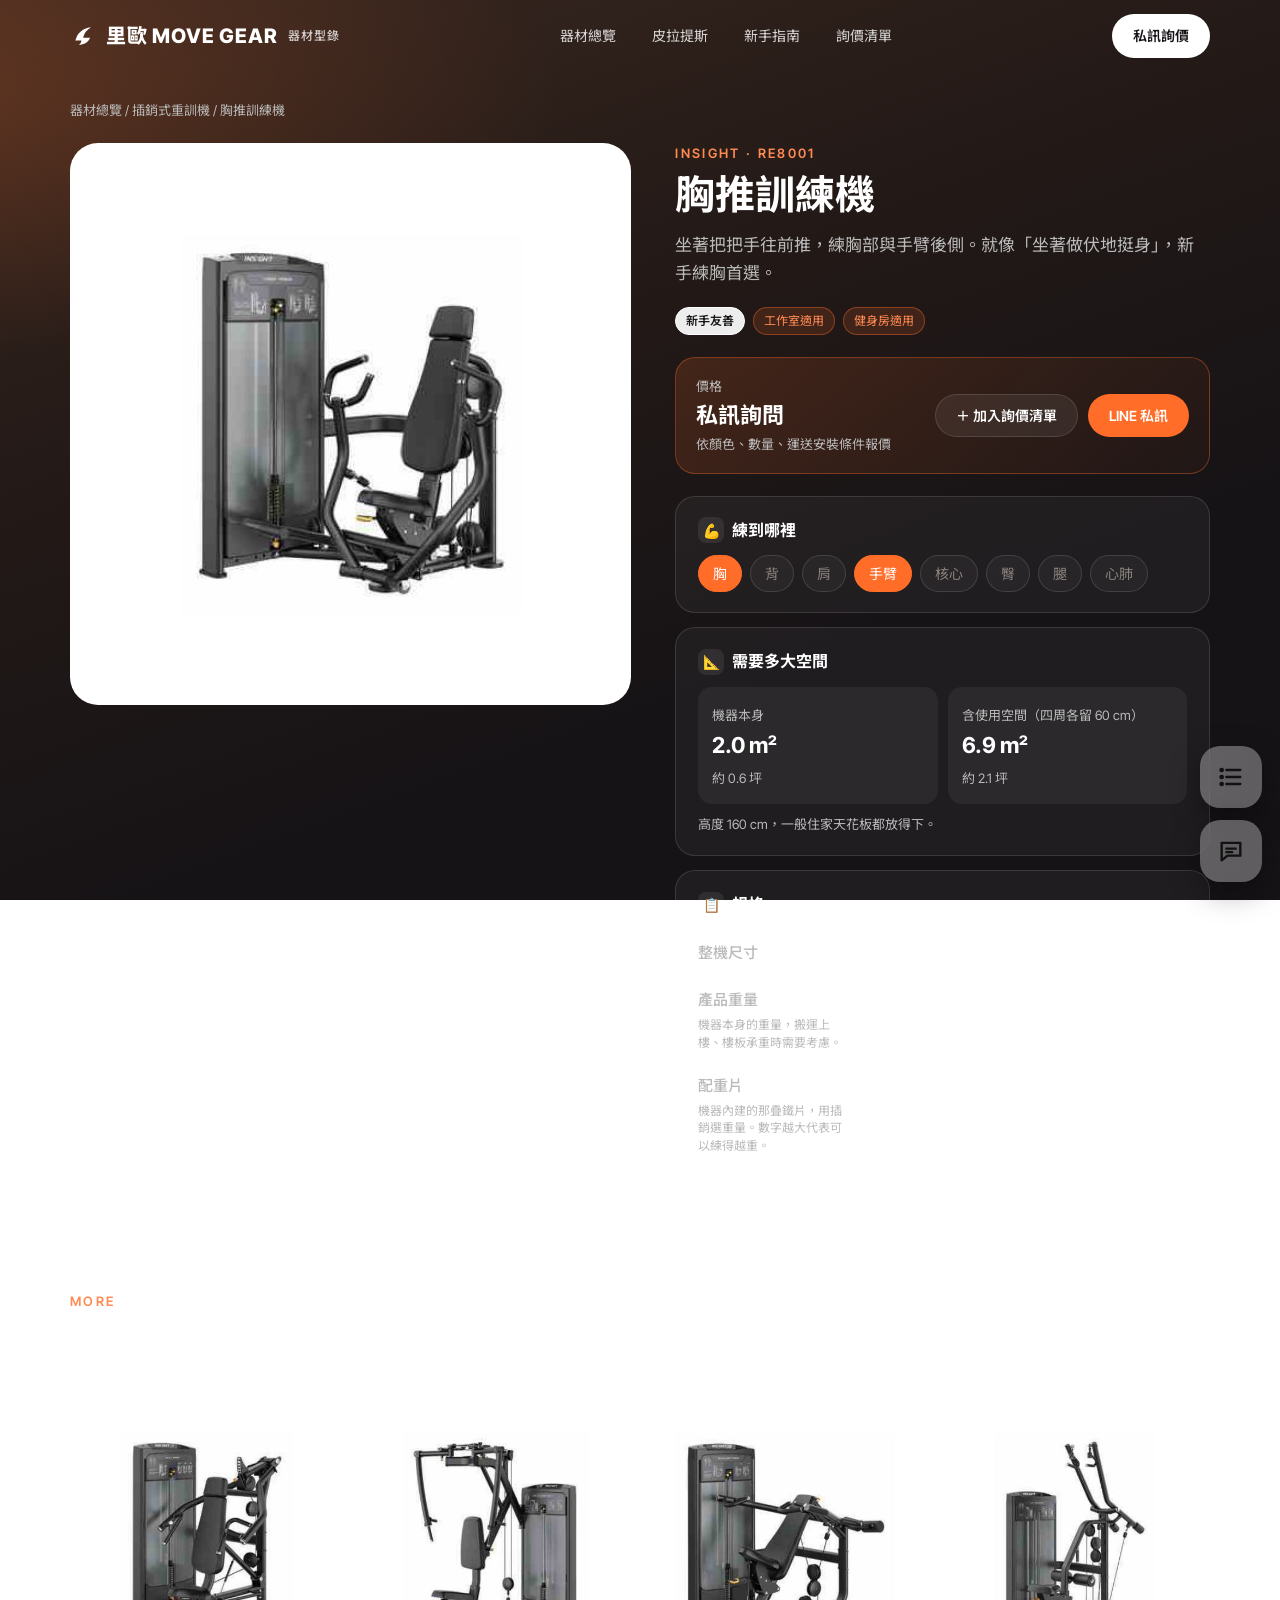
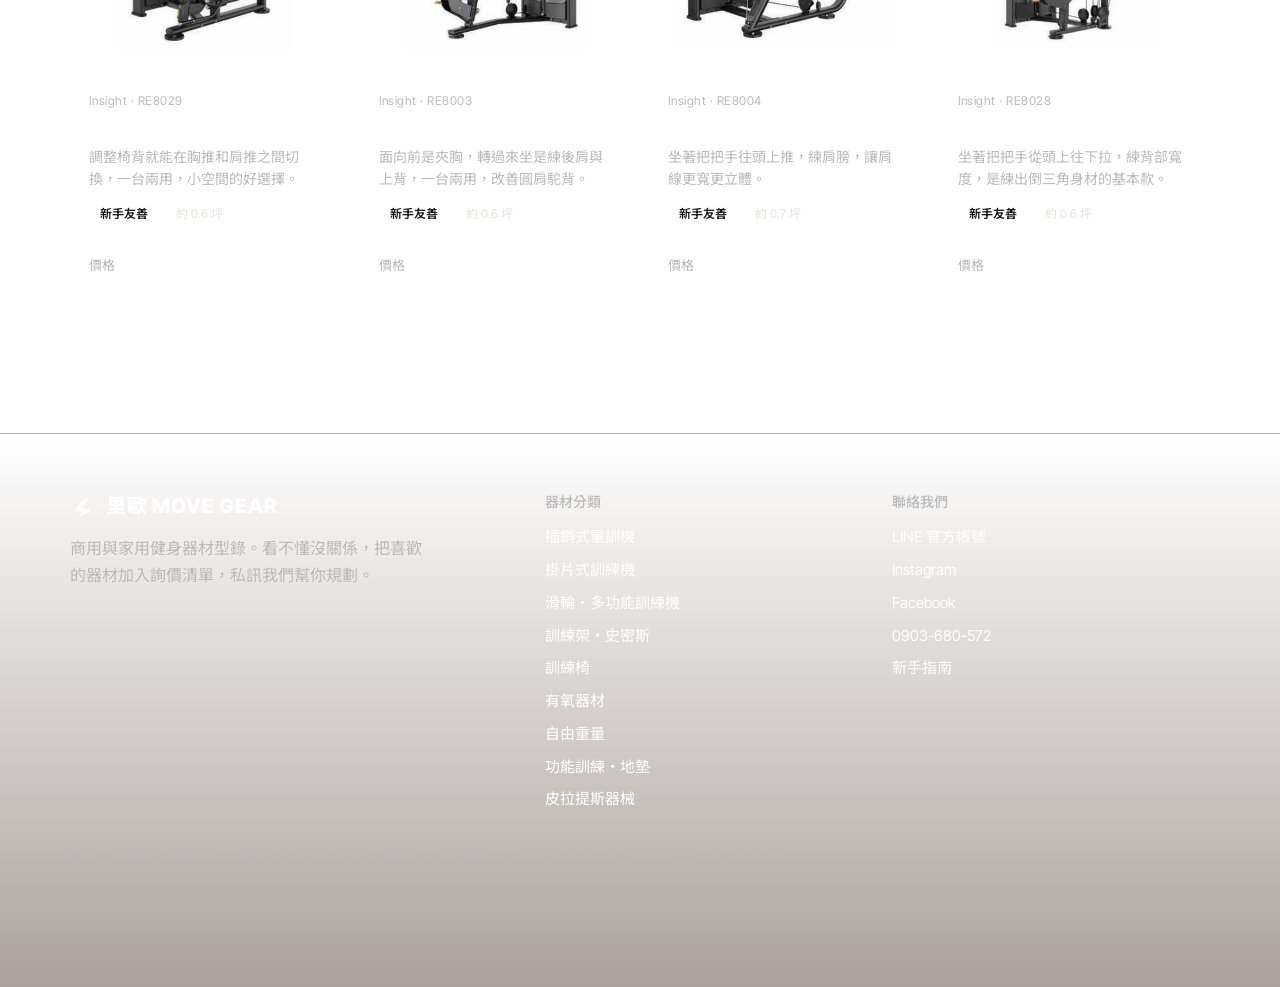
<file: product.html>
<!doctype html>
<html lang="zh-Hant">
<head>
<meta charset="utf-8"><meta name="viewport" content="width=device-width,initial-scale=1">
<link rel="preconnect" href="https://fonts.googleapis.com"><link rel="preconnect" href="https://fonts.gstatic.com" crossorigin>
<link href="https://fonts.googleapis.com/css2?family=Inter+Tight:wght@400;500;600;700&family=Noto+Sans+TC:wght@400;500;700&display=swap" rel="stylesheet">
<link rel="stylesheet" href="assets/style.css">
<title>器材介紹｜里歐 MOVE GEAR 器材型錄</title>
</head>
<body data-page="product">

<main class="wrap" style="padding-top:100px" id="pd"></main>

<section><div class="wrap">
  <div class="sec-head">
    <div><div class="eyebrow">More</div><h2 id="relTitle">同類器材</h2></div>
    <a class="pill pill-dark" id="relLink" href="catalog.html">看全部 →</a>
  </div>
  <div class="grid" id="rel"></div>
</div></section>

<script src="assets/data.js"></script>
<script src="assets/pilates-data.js"></script>
<script src="assets/app.js"></script>
</body>
</html>
</file>
<file: assets/style.css>
:root{
  /* 品牌色票 */
  --orange:#FF6D29;
  --brown:#453027;
  --black:#161316;
  --gray:#BABABA;
  --white:#FFFFFF;
  --bg:var(--black);
  --bg-2:#1e1917;
  --card:rgba(255,255,255,.045);
  --card-solid:#211b19;
  --line:rgba(255,255,255,.12);
  --text:var(--white);
  --muted:var(--gray);
  --orange-2:#FF8A52;
  --orange-deep:#E85A18;
  --paper:#f4f2f0;
  --paper-text:var(--black);
  --radius:24px;
  --radius-sm:14px;
  --max:1180px;
  --font: "Inter Tight", "Neue Montreal", "Noto Sans TC", system-ui, -apple-system, "PingFang TC", "Microsoft JhengHei", sans-serif;
}
*{box-sizing:border-box}
html{scroll-behavior:smooth}
body{margin:0;background:var(--bg) radial-gradient(120% 60% at 0% 0%,rgba(255,109,41,.16),transparent 60%) fixed,var(--bg);background:radial-gradient(90% 50% at -10% 10%,rgba(255,109,41,.22),transparent 60%) fixed,linear-gradient(160deg,#3a2820 0%,#241a17 35%,var(--black) 70%) fixed;color:var(--text);font-family:var(--font);font-size:16px;line-height:1.65;-webkit-font-smoothing:antialiased;overflow-x:hidden}
img{max-width:100%;display:block}
a{color:inherit;text-decoration:none}
button{font-family:inherit;cursor:pointer}
.wrap{max-width:var(--max);margin:0 auto;padding:0 20px}
.muted{color:var(--muted)}
.eyebrow{font-size:13px;letter-spacing:.18em;text-transform:uppercase;color:var(--orange-2);font-weight:600}

/* ---------- header ---------- */
.site-header{position:fixed;inset:0 0 auto 0;z-index:50;transition:background .3s,backdrop-filter .3s}
.site-header.scrolled{background:rgba(22,19,22,.72);backdrop-filter:blur(14px);-webkit-backdrop-filter:blur(14px);border-bottom:1px solid var(--line)}
.nav{display:flex;align-items:center;justify-content:space-between;height:72px;gap:16px}
.logo{display:flex;align-items:center;gap:8px;font-weight:800;letter-spacing:.04em;font-size:20px}
.logo svg{width:28px;height:28px}
.logo small{font-weight:500;font-size:12px;color:rgba(255,255,255,.78);letter-spacing:.1em;margin-left:2px}
.nav-links{display:flex;gap:36px;font-size:14px}
.nav-links a{opacity:.82;transition:opacity .2s}
.nav-links a:hover,.nav-links a.active{opacity:1}
.nav-links a.active{color:var(--orange-2)}
.pill{display:inline-flex;align-items:center;gap:8px;border-radius:999px;padding:9px 20px;font-weight:600;font-size:14px;border:1.5px solid transparent;transition:transform .2s, background .2s, color .2s}
.pill:active{transform:scale(.97)}
.pill-white{background:var(--white);color:var(--black)}
.pill-white:hover{background:var(--paper)}
.pill-outline{border-color:rgba(255,255,255,.35);color:#fff;background:rgba(255,255,255,.08);backdrop-filter:blur(10px)}
.pill-outline:hover{background:rgba(255,255,255,.14)}
.pill-orange{background:var(--orange);color:#fff}
.pill-orange:hover{filter:brightness(1.08)}
.pill-dark{background:rgba(255,255,255,.07);color:#fff;border-color:var(--line);backdrop-filter:blur(10px)}
.pill-dark:hover{background:rgba(255,255,255,.14)}
.pill-lg{padding:14px 28px;font-size:17px}
.menu-btn{display:none;background:none;border:0;color:#fff;padding:6px}
.menu-btn svg{width:26px;height:26px}
.mobile-menu{display:none}

/* ---------- hero ---------- */
.hero{position:relative;min-height:min(88vh,860px);display:flex;align-items:flex-end;overflow:hidden;isolation:isolate}
.hero.short{min-height:min(56vh,560px)}
.hero > .wrap{width:100%}
.hero-bg,.hero-blur{position:absolute;inset:0;background-size:cover;background-position:center 30%;z-index:-3}
.hero-blur{filter:blur(10px) saturate(1.3);transform:translateX(-40px) scale(1.08);opacity:.55;mix-blend-mode:screen;z-index:-2}
.hero::before{content:"";position:absolute;inset:0;z-index:-1;
  background:
    linear-gradient(180deg,rgba(0,0,0,0) 40%,var(--bg) 98%),
    radial-gradient(70% 90% at 0% 45%,rgba(255,109,41,.78),transparent 62%),
    linear-gradient(120deg,rgba(69,48,39,.82) 0%,rgba(52,36,30,.8) 50%,rgba(22,19,22,.88) 100%);
  mix-blend-mode:normal}
.hero::after{content:"";position:absolute;inset:0;z-index:-1;background:linear-gradient(180deg,rgba(22,19,22,.35),transparent 30%);}
.hero-content{padding:140px 0 80px;max-width:760px}
.hero h1{font-size:clamp(42px,7vw,84px);line-height:1.08;margin:0 0 20px;font-weight:600;letter-spacing:-.02em;background:linear-gradient(100deg,#fff 0%,#ffe2d2 45%,var(--orange) 100%);-webkit-background-clip:text;background-clip:text;color:transparent}
.hero p{font-size:clamp(15px,1.6vw,18px);max-width:520px;opacity:.92;margin:0 0 36px}
.hero .actions{display:flex;gap:12px;flex-wrap:wrap}
.motion-line{position:absolute;right:18%;top:12%;width:3px;height:70%;background:linear-gradient(transparent,rgba(0,0,0,.5),transparent);transform:rotate(14deg);filter:blur(1.5px);z-index:-1}

/* ---------- fan cards ---------- */
.fan{display:flex;justify-content:center;align-items:center;padding:30px 0 10px;gap:0}
.fan a{width:min(22vw,210px);aspect-ratio:3/5;border-radius:18px;overflow:hidden;box-shadow:0 30px 60px rgba(0,0,0,.6);transition:transform .45s cubic-bezier(.2,.8,.2,1);position:relative;margin:0 -10px;background:#222}
.fan a img{width:100%;height:100%;object-fit:cover}
.fan a span{position:absolute;left:12px;bottom:12px;right:12px;font-size:13px;font-weight:600;padding:6px 10px;border-radius:999px;background:rgba(0,0,0,.5);backdrop-filter:blur(8px);text-align:center}
.fan a:nth-child(1){transform:rotate(-8deg) translateY(30px)}
.fan a:nth-child(2){transform:rotate(-3deg) translateY(-10px);z-index:2}
.fan a:nth-child(3){transform:rotate(3deg) translateY(10px);z-index:2}
.fan a:nth-child(4){transform:rotate(7deg) translateY(-14px)}
.fan a:hover{transform:rotate(0) translateY(-24px) scale(1.04);z-index:5}
.fan-caption{text-align:center;font-size:clamp(18px,2.2vw,24px);margin:56px auto 0;max-width:460px;line-height:1.4}

/* ---------- sections ---------- */
section{padding:90px 0}
.sec-head{display:flex;justify-content:space-between;align-items:flex-end;gap:20px;margin-bottom:36px;flex-wrap:wrap}
.sec-head h2{font-size:clamp(28px,4vw,44px);line-height:1.15;margin:6px 0 0;font-weight:700}
.sec-head p{margin:10px 0 0;color:var(--muted);max-width:520px}

/* store card (like reference) */
.feature-card{position:relative;border-radius:28px;overflow:hidden;min-height:440px;display:flex;align-items:flex-end;isolation:isolate}
.feature-card .bg{position:absolute;inset:0;background-size:cover;background-position:center;z-index:-2;filter:saturate(.8)}
.feature-card::before{content:"";position:absolute;inset:0;z-index:-1;background:radial-gradient(80% 120% at 0% 60%,rgba(255,109,41,.7),transparent 60%),linear-gradient(90deg,rgba(69,48,39,.92) 0%,rgba(69,48,39,.6) 50%,rgba(22,19,22,.35) 100%)}
.feature-card .inner{padding:40px;max-width:560px}
.tags{display:flex;gap:6px;position:absolute;top:22px;left:22px}
.tag{border-radius:999px;padding:4px 16px;font-size:15px;border:1.5px solid rgba(255,255,255,.4);background:rgba(255,255,255,.08);backdrop-filter:blur(8px)}
.tag.solid{background:#fff;color:var(--black);font-weight:600;border-color:#fff}
.feature-card h3{font-size:clamp(36px,5vw,58px);line-height:1.1;margin:0 0 14px}
.feature-card p{margin:0 0 24px;opacity:.92}

/* category grid */
.cat-grid{display:grid;grid-template-columns:repeat(4,1fr);gap:16px}
.cat-card{position:relative;border-radius:var(--radius);overflow:hidden;background:var(--card);border:1px solid var(--line);color:var(--text);display:flex;flex-direction:column;transition:transform .3s, box-shadow .3s}
.cat-card:hover{transform:translateY(-6px);box-shadow:0 20px 40px rgba(255,109,41,.18);border-color:rgba(255,109,41,.5)}
.cat-card .ph{aspect-ratio:1/0.82;display:flex;align-items:center;justify-content:center;padding:18px;background:#fff}
.cat-card .ph img{max-height:100%;object-fit:contain;mix-blend-mode:multiply}
.cat-card .info{padding:16px 18px 20px}
.cat-card .en{font-size:12px;letter-spacing:.14em;text-transform:uppercase;color:var(--orange);font-weight:600}
.cat-card h3{margin:2px 0 4px;font-size:20px}
.cat-card p{margin:0;font-size:14px;color:var(--gray);line-height:1.5}
.cat-card .count{position:absolute;top:14px;right:14px;background:var(--black);color:#fff;font-size:12px;border-radius:999px;padding:3px 10px}

/* steps */
.steps{display:grid;grid-template-columns:repeat(3,1fr);gap:16px}
.step{background:var(--card);border:1px solid var(--line);border-radius:var(--radius);padding:28px}
.step .n{width:44px;height:44px;border-radius:14px;display:grid;place-items:center;background:var(--orange);font-weight:700;font-size:18px;margin-bottom:18px}
.step h3{margin:0 0 8px;font-size:20px}
.step p{margin:0;color:var(--muted);font-size:15px}

/* product cards */
.grid{display:grid;grid-template-columns:repeat(4,1fr);gap:18px}
.p-card{background:var(--card);border:1px solid var(--line);border-radius:var(--radius);overflow:hidden;display:flex;flex-direction:column;transition:transform .3s,border-color .3s}
.p-card:hover{transform:translateY(-4px);border-color:rgba(255,140,60,.45)}
.p-card .ph{position:relative;aspect-ratio:1/1;background:#fff;display:flex;align-items:center;justify-content:center;padding:14px}
.p-card .ph.cream{background:#efe7da;padding:0}
.p-card .ph.cream img{width:100%;height:100%;object-fit:cover}
.p-card .ph img{max-height:100%;object-fit:contain}
.p-card .badge{position:absolute;top:12px;left:12px;font-size:12px;font-weight:600;padding:3px 10px;border-radius:999px;background:var(--orange);color:#fff}

.p-card .body{padding:16px 18px 18px;display:flex;flex-direction:column;flex:1;gap:6px}
.p-card .meta{font-size:12px;color:var(--muted);letter-spacing:.04em}
.p-card h3{margin:0;font-size:17px;line-height:1.35}
.p-card .plain{margin:0;font-size:14px;color:var(--gray);line-height:1.55;display:-webkit-box;-webkit-line-clamp:2;-webkit-box-orient:vertical;overflow:hidden}
.chips{display:flex;flex-wrap:wrap;gap:6px;margin-top:4px}
.chip{font-size:12px;border-radius:999px;padding:3px 10px;background:rgba(255,255,255,.06);color:#e6e2df;border:1px solid var(--line)}
.chip.hl{background:rgba(255,109,41,.15);color:var(--orange-2);border-color:rgba(255,109,41,.4)}
.chip.green{background:rgba(255,255,255,.92);color:var(--black);border-color:#fff;font-weight:600}
.p-card .foot{display:flex;justify-content:space-between;align-items:center;margin-top:auto;padding-top:12px;border-top:1px solid var(--line)}
.price-ask{font-size:13px;color:var(--muted)}
.price-ask b{color:#fff;font-weight:600;margin-left:4px}
.add-btn{width:38px;height:38px;border-radius:12px;border:0;background:rgba(255,255,255,.1);color:#fff;display:grid;place-items:center;transition:background .2s}
.add-btn:hover{background:var(--orange)}
.add-btn.on{background:var(--orange)}
.add-btn svg{width:18px;height:18px}

/* catalog toolbar */
.toolbar{position:sticky;top:72px;z-index:20;background:rgba(22,19,22,.82);backdrop-filter:blur(12px);-webkit-backdrop-filter:blur(12px);padding:14px 0;border-bottom:1px solid var(--line);margin-bottom:28px}
.tabs{display:flex;gap:8px;overflow-x:auto;scrollbar-width:none;padding-bottom:2px}
.tabs::-webkit-scrollbar{display:none}
.tab{white-space:nowrap;border-radius:999px;padding:8px 16px;font-size:14px;border:1px solid var(--line);background:rgba(255,255,255,.05);color:#e6e2df}
.tab.active{background:#fff;color:var(--black);border-color:#fff;font-weight:600}
.filters{display:flex;gap:10px;margin-top:12px;flex-wrap:wrap;align-items:center}
.filters .search{flex:1;min-width:200px;display:flex;align-items:center;gap:8px;background:rgba(255,255,255,.05);border:1px solid var(--line);border-radius:999px;padding:8px 16px}
.filters input{background:none;border:0;outline:0;color:#fff;font-family:inherit;font-size:15px;width:100%}
.filters .seg{display:flex;background:rgba(255,255,255,.05);border:1px solid var(--line);border-radius:999px;padding:3px}
.filters .seg button{border:0;background:none;color:#bbb;font-size:13px;border-radius:999px;padding:6px 12px}
.filters .seg button.on{background:var(--orange);color:#fff}
.cat-intro{display:grid;grid-template-columns:1.3fr 1fr;gap:24px;background:var(--card);border:1px solid var(--line);border-radius:var(--radius);padding:28px;margin-bottom:28px}
.cat-intro h2{margin:4px 0 10px;font-size:30px}
.cat-intro p{margin:0;color:var(--gray)}
.pc{display:grid;grid-template-columns:1fr 1fr;gap:12px}
.pc div{background:rgba(255,255,255,.05);border-radius:16px;padding:16px}
.pc h4{margin:0 0 8px;font-size:14px}
.pc ul{margin:0;padding-left:18px;font-size:14px;color:var(--gray)}
.empty{text-align:center;padding:60px 0;color:var(--muted)}

/* product page */
.crumb{font-size:13px;color:var(--muted);margin-bottom:22px}
.crumb a:hover{color:#fff}
.pd{display:grid;grid-template-columns:1.05fr 1fr;gap:44px;align-items:start}
.pd-img{background:#fff;border-radius:28px;aspect-ratio:1/1;display:flex;align-items:center;justify-content:center;padding:30px;position:sticky;top:96px}
.pd-img.cream{background:#efe7da;padding:0;overflow:hidden}
.pd-img.cream img{width:100%;height:100%;object-fit:cover}
.pd-img img{max-height:100%;object-fit:contain}
.pd h1{font-size:clamp(28px,3.4vw,40px);line-height:1.2;margin:6px 0 12px}
.pd .lead{font-size:17px;color:var(--gray);margin:0 0 20px}
.ask-box{display:flex;justify-content:space-between;align-items:center;gap:16px;background:linear-gradient(135deg,rgba(255,109,41,.16),rgba(255,109,41,.04));border:1px solid rgba(255,109,41,.35);border-radius:20px;padding:18px 20px;margin:22px 0}
.ask-box .lbl{font-size:13px;color:var(--muted)}
.ask-box .val{font-size:22px;font-weight:700}
.ask-actions{display:flex;gap:10px;flex-wrap:wrap}
.info-block{background:var(--card);border:1px solid var(--line);border-radius:20px;padding:20px 22px;margin-bottom:14px}
.info-block h3{margin:0 0 12px;font-size:16px;display:flex;align-items:center;gap:8px}
.info-block h3 .ic{width:26px;height:26px;border-radius:8px;background:rgba(255,255,255,.08);display:grid;place-items:center;font-size:14px}
.body-map{display:flex;flex-wrap:wrap;gap:8px}
.body-map span{padding:6px 14px;border-radius:999px;font-size:14px;background:rgba(255,255,255,.04);color:#8a827d;border:1px solid var(--line)}
.body-map span.on{background:var(--orange);color:#fff;border-color:var(--orange)}
.space{display:grid;grid-template-columns:1fr 1fr;gap:10px}
.space div{background:rgba(255,255,255,.05);border-radius:14px;padding:14px}
.space b{display:block;font-size:22px}
.space small{color:var(--muted);font-size:13px}
.spec-table{width:100%;border-collapse:collapse;font-size:15px}
.spec-table th,.spec-table td{text-align:left;padding:11px 0;border-bottom:1px solid var(--line);vertical-align:top}
.spec-table th{width:34%;color:var(--muted);font-weight:500;padding-right:14px}
.spec-table .hint{display:block;font-size:12px;color:var(--gray);margin-top:3px;font-weight:400;line-height:1.45}
.who{display:flex;flex-wrap:wrap;gap:8px}

/* guide */
.guide-nav{display:flex;gap:8px;flex-wrap:wrap;margin-bottom:40px}
.g-sec{padding:50px 0;border-top:1px solid var(--line)}
.g-sec h2{font-size:clamp(26px,3.4vw,36px);margin:6px 0 10px}
.g-sec > p{color:var(--gray);max-width:720px}
.compare{width:100%;border-collapse:separate;border-spacing:0;font-size:15px;margin-top:24px;background:var(--card);border:1px solid var(--line);border-radius:20px;overflow:hidden}
.compare th,.compare td{padding:14px 16px;text-align:left;border-bottom:1px solid var(--line);vertical-align:top}
.compare thead th{background:rgba(69,48,39,.6);font-size:14px;color:var(--orange-2)}
.compare tr:last-child td{border-bottom:0}
.compare td:first-child{font-weight:600;white-space:nowrap}
.table-scroll{overflow-x:auto}
.gloss{display:grid;grid-template-columns:repeat(3,1fr);gap:14px;margin-top:24px}
.gloss div{background:var(--card);border:1px solid var(--line);border-radius:18px;padding:18px}
.gloss b{display:block;margin-bottom:4px;color:var(--orange-2)}
.gloss p{margin:0;font-size:14px;color:var(--gray)}
.sets{display:grid;grid-template-columns:repeat(3,1fr);gap:16px;margin-top:24px}
.set{background:var(--card);border:1px solid var(--line);border-radius:var(--radius);padding:24px;display:flex;flex-direction:column}
.set .size{font-size:13px;color:var(--orange-2);font-weight:600}
.set h3{margin:4px 0 6px;font-size:22px}
.set > p{margin:0 0 14px;color:var(--muted);font-size:14px}
.set ul{list-style:none;margin:0 0 18px;padding:0;display:flex;flex-direction:column;gap:8px}
.set li a{display:flex;align-items:center;gap:10px;padding:8px;border-radius:12px;background:rgba(255,255,255,.05);font-size:14px}
.set li a:hover{background:rgba(255,255,255,.1)}
.set li img{width:44px;height:44px;border-radius:10px;background:#fff;object-fit:contain;padding:3px}
.set .pill{margin-top:auto;justify-content:center}
.checklist{display:grid;grid-template-columns:repeat(2,1fr);gap:12px;margin-top:20px}
.checklist div{display:flex;gap:12px;background:var(--card);border:1px solid var(--line);border-radius:16px;padding:16px}
.checklist .ic{flex:none;width:34px;height:34px;border-radius:10px;background:rgba(255,109,41,.15);color:var(--orange-2);display:grid;place-items:center;font-weight:700}
.checklist p{margin:0;font-size:14px;color:var(--gray)}
.checklist b{display:block;color:#fff;margin-bottom:2px}
details.faq{background:var(--card);border:1px solid var(--line);border-radius:16px;padding:16px 20px;margin-bottom:10px}
details.faq summary{cursor:pointer;font-weight:600;list-style:none;display:flex;justify-content:space-between;gap:10px}
details.faq summary::after{content:"+";color:var(--orange-2);font-size:20px;line-height:1}
details.faq[open] summary::after{content:"–"}
details.faq p{margin:10px 0 0;color:var(--gray);font-size:15px}

/* inquiry */
.inq{display:grid;grid-template-columns:1.2fr 1fr;gap:28px;align-items:start}
.inq-list{display:flex;flex-direction:column;gap:10px}
.inq-item{display:flex;gap:14px;align-items:center;background:var(--card);border:1px solid var(--line);border-radius:18px;padding:10px 14px 10px 10px}
.inq-item img{width:72px;height:72px;border-radius:12px;background:#fff;object-fit:contain;padding:4px;flex:none}
.inq-item .t{flex:1;min-width:0}
.inq-item .t b{display:block;font-size:15px}
.inq-item .t small{color:var(--muted)}
.qty{display:flex;align-items:center;gap:6px;background:rgba(255,255,255,.06);border-radius:999px;padding:3px}
.qty button{width:28px;height:28px;border-radius:50%;border:0;background:rgba(255,255,255,.12);color:#fff;font-size:16px}
.qty span{min-width:20px;text-align:center;font-size:14px}
.rm{background:none;border:0;color:var(--muted);font-size:13px;padding:6px}
.rm:hover{color:#ff7b7b}
.form-card{background:var(--card);border:1px solid var(--line);border-radius:var(--radius);padding:24px;position:sticky;top:96px}
.form-card h3{margin:0 0 4px}
.field{margin-top:14px}
.field label{display:block;font-size:13px;color:var(--muted);margin-bottom:6px}
.field input,.field select,.field textarea{width:100%;background:rgba(0,0,0,.25);border:1px solid var(--line);border-radius:12px;color:#fff;padding:11px 14px;font-family:inherit;font-size:15px;outline:none}
.field input:focus,.field select:focus,.field textarea:focus{border-color:var(--orange)}
.opt-row{display:flex;flex-wrap:wrap;gap:8px}
.opt-row button{border:1px solid var(--line);background:rgba(255,255,255,.05);color:#ddd;border-radius:999px;padding:7px 14px;font-size:14px}
.opt-row button.on{background:#fff;color:#111;border-color:#fff;font-weight:600}
.msg-preview{white-space:pre-wrap;background:rgba(0,0,0,.3);border:1px dashed rgba(255,255,255,.18);border-radius:14px;padding:14px;font-size:13px;color:var(--gray);margin-top:16px;max-height:240px;overflow:auto}
.send-row{display:grid;grid-template-columns:1fr 1fr;gap:8px;margin-top:14px}
.send-row .pill{justify-content:center}
.send-row .full{grid-column:1/-1}

/* footer */
.site-footer{border-top:1px solid var(--line);padding:56px 0 110px;margin-top:40px;background:linear-gradient(180deg,transparent,rgba(69,48,39,.45))}
.foot-grid{display:grid;grid-template-columns:1.4fr 1fr 1fr;gap:30px}
.site-footer h4{margin:0 0 12px;font-size:14px;color:var(--muted);font-weight:500}
.site-footer ul{list-style:none;margin:0;padding:0;display:flex;flex-direction:column;gap:8px;font-size:15px}
.site-footer ul a:hover{color:var(--orange-2)}
.site-footer .note{font-size:13px;color:var(--muted);margin-top:30px}

/* floating buttons (like reference) */
.fab{position:fixed;right:18px;bottom:18px;z-index:60;display:flex;flex-direction:column;gap:12px}
.fab a{position:relative;width:62px;height:62px;border-radius:20px;background:rgba(186,186,186,.45);backdrop-filter:blur(16px) saturate(1.4);-webkit-backdrop-filter:blur(16px) saturate(1.4);display:grid;place-items:center;color:#111;box-shadow:0 10px 30px rgba(0,0,0,.35);transition:transform .2s}
.fab a:hover{transform:scale(1.06)}
.fab svg{width:28px;height:28px}
.fab .num{position:absolute;top:-4px;right:-4px;min-width:22px;height:22px;border-radius:999px;background:var(--orange);color:#fff;font-size:12px;font-weight:700;display:grid;place-items:center;padding:0 6px}
.fab .num:empty{display:none}
.toast{position:fixed;left:50%;bottom:28px;transform:translateX(-50%) translateY(20px);background:#fff;color:#111;padding:10px 18px;border-radius:999px;font-size:14px;font-weight:600;opacity:0;pointer-events:none;transition:all .3s;z-index:80;box-shadow:0 10px 30px rgba(0,0,0,.4)}
.toast.show{opacity:1;transform:translateX(-50%) translateY(0)}

/* reveal */
.reveal{opacity:0;transform:translateY(24px);transition:opacity .7s ease, transform .7s ease}
.reveal.in{opacity:1;transform:none}
@media (prefers-reduced-motion:reduce){.reveal{opacity:1;transform:none;transition:none}*{scroll-behavior:auto}}

/* ---------- responsive ---------- */
@media (max-width:1024px){
  .grid,.cat-grid{grid-template-columns:repeat(3,1fr)}
  .gloss,.sets{grid-template-columns:repeat(2,1fr)}
}
@media (max-width:820px){
  .nav-links,.nav .pill{display:none}
  .menu-btn{display:block}
  .mobile-menu{position:fixed;inset:72px 0 auto 0;background:rgba(22,19,22,.97);backdrop-filter:blur(14px);padding:12px 20px 24px;border-bottom:1px solid var(--line);flex-direction:column;gap:4px;z-index:49}
  .mobile-menu.open{display:flex}
  .mobile-menu a{padding:12px 4px;font-size:17px;border-bottom:1px solid var(--line)}
  .mobile-menu .pill{margin-top:14px;justify-content:center;border-bottom:0}
  .grid,.cat-grid{grid-template-columns:repeat(2,1fr);gap:12px}
  .steps{grid-template-columns:1fr}
  .pd,.inq,.cat-intro{grid-template-columns:1fr}
  .pd-img,.form-card{position:static}
  .foot-grid{grid-template-columns:1fr 1fr}
  .foot-grid > div:first-child{grid-column:1/-1}
  .checklist{grid-template-columns:1fr}
  section{padding:64px 0}
  .feature-card{min-height:380px}
  .feature-card .inner{padding:28px 24px 30px}
  .fab a{width:54px;height:54px;border-radius:18px}
  .fab svg{width:24px;height:24px}
}
@media (max-width:560px){
  .wrap{padding:0 16px}
  .logo{font-size:18px}
  .site-header .logo small{display:none}
  .hero-content{padding:120px 0 56px}
  .fan a{width:23vw;margin:0 -5px;border-radius:14px}
  .spec-table th{width:42%}
  .fan a span{font-size:11px;left:6px;right:6px;bottom:8px;padding:4px 6px}
  .gloss,.sets{grid-template-columns:1fr}
  .p-card .body{padding:12px 12px 14px}
  .p-card h3{font-size:15px}
  .p-card .plain{font-size:13px}
  .p-card .chips .chip:nth-child(n+3){display:none}
  .cat-card h3{font-size:17px}
  .cat-card p{font-size:13px}
  .cat-card .info{padding:12px 14px 16px}
  .pc{grid-template-columns:1fr}
  .space{grid-template-columns:1fr 1fr}
  .ask-box{flex-direction:column;align-items:stretch}
  .ask-actions .pill{flex:1;justify-content:center}
  .compare{font-size:14px}
  .inq-item{flex-wrap:wrap}
  .inq-item .t{flex:1 1 calc(100% - 90px)}
  .inq-item .qty{margin-left:86px}
  .inq-item .rm{margin-left:auto}
}

/* ---------- 皮拉提斯專區 ---------- */
.pilates-teaser{min-height:400px;color:#fff}
.pilates-teaser .bg{filter:none}
.pl-stats{display:flex;flex-wrap:wrap;gap:26px}
.pl-stats b{display:block;font-size:34px;font-weight:600;line-height:1;color:#fff}
.pl-stats span{font-size:13px;color:rgba(255,255,255,.8)}
.pl-nav{position:sticky;top:72px;z-index:20;background:rgba(22,19,22,.8);backdrop-filter:blur(12px);-webkit-backdrop-filter:blur(12px);border-bottom:1px solid var(--line);padding:12px 0}
.pl-nav .wrap{display:flex;gap:8px;overflow-x:auto;scrollbar-width:none}
.pl-nav .wrap::-webkit-scrollbar{display:none}
.pl-nav .pill{white-space:nowrap;padding:7px 16px}
.pl-step{display:grid;grid-template-columns:150px 1fr;gap:24px;padding:24px 0;border-top:1px solid var(--line)}
.pl-step:first-of-type{margin-top:24px}
.pl-step h3{margin:0;font-size:19px}
.pl-step h3 span{display:block;color:var(--orange);font-size:14px;letter-spacing:.12em;margin-bottom:2px}
.pl-opts{display:grid;grid-template-columns:repeat(3,1fr);gap:12px}
.pl-opts.two{grid-template-columns:repeat(2,1fr);margin-top:12px}
.pl-opts div{background:var(--card);border:1px solid var(--line);border-radius:18px;padding:16px 18px}
.pl-opts b{font-size:16px}
.pl-opts p{margin:6px 0 8px;font-size:14px;color:var(--gray)}
.pl-opts em{font-style:normal;font-size:12px;color:var(--orange-2)}
.pl-path{display:flex;flex-wrap:wrap;align-items:center;gap:10px}
.pl-path span{flex:1;min-width:120px;text-align:center;background:rgba(69,48,39,.6);border:1px solid var(--line);border-radius:999px;padding:12px 16px;font-size:15px}
.pl-path i{font-style:normal;color:var(--gray)}
.pl-tip{margin-top:28px;border-radius:22px;padding:22px 26px;background:radial-gradient(80% 140% at 0% 50%,rgba(255,109,41,.55),transparent 70%),rgba(69,48,39,.7);border:1px solid rgba(255,109,41,.35);display:grid;grid-template-columns:200px 1fr;gap:20px;align-items:center}
.pl-tip b{font-size:20px}
.pl-tip p{margin:0;color:#f1ece9}
.pl-swatches{list-style:none;padding:0;margin:16px 0 8px;display:grid;grid-template-columns:repeat(auto-fill,minmax(74px,1fr));gap:12px}
.pl-swatches li{font-size:12px;text-align:center;color:var(--gray)}
.pl-swatches i{display:block;height:60px;border-radius:999px 999px 14px 14px;margin-bottom:6px;box-shadow:inset 0 0 0 1px rgba(255,255,255,.15)}
.pl-filter{display:flex;flex-wrap:wrap;gap:12px;align-items:center;margin:24px 0 8px}
.pl-filter .tabs{flex:1;min-width:0}
.pl-filter .search{display:flex;align-items:center;gap:8px;background:rgba(255,255,255,.05);border:1px solid var(--line);border-radius:999px;padding:8px 16px;min-width:240px}
.pl-filter input{background:none;border:0;outline:0;color:#fff;font-family:inherit;font-size:15px;width:100%}
.pl-series{padding:32px 0 8px;border-top:1px solid var(--line);margin-top:24px}
.pl-series-head{display:grid;grid-template-columns:1fr 1.3fr;gap:16px 40px;align-items:end;margin-bottom:22px}
.pl-series-head h3{margin:2px 0 0;font-size:18px}
.pl-series-head .disp{display:block;font-size:clamp(26px,3.4vw,38px);font-weight:600;line-height:1.05;background:linear-gradient(100deg,#fff,var(--orange));-webkit-background-clip:text;background-clip:text;color:transparent}
.pl-series-head .tl{font-size:13px;color:var(--orange-2);margin-top:4px}
.pl-series-head p{margin:0;color:var(--gray);font-size:14px}
.p-card .ph.cream-contain{background:#efe7da}
.p-card .ph.cream-contain img{mix-blend-mode:multiply}
.pl-specs{list-style:none;margin:2px 0 0;padding:0}
.pl-specs li{font-size:13px;color:var(--gray);padding-left:12px;position:relative;line-height:1.6}
.pl-specs li::before{content:"";position:absolute;left:0;top:.8em;width:5px;height:1px;background:var(--orange)}
.pl-acc{list-style:none;padding:0;margin:0;display:grid;grid-template-columns:repeat(auto-fill,minmax(250px,1fr));gap:0 28px}
.pl-acc li{font-size:14px;padding:9px 0;border-bottom:1px solid var(--line);display:flex;gap:12px;color:#e6e2df}
.pl-acc b{color:var(--orange-2);font-size:12px;min-width:44px;padding-top:2px;font-weight:600}
.pl-formula{margin-top:28px;text-align:center;border-radius:200px 200px 22px 22px;padding:40px 24px 28px;background:linear-gradient(180deg,rgba(69,48,39,.75),rgba(255,255,255,.03));border:1px solid var(--line)}
.pl-formula span{display:block;color:var(--orange);letter-spacing:.16em;font-size:12px;text-transform:uppercase}
.pl-formula b{display:block;font-size:clamp(16px,2.2vw,21px);margin:8px 0 4px}
.pl-formula small{color:var(--gray)}
.pl-tabs{display:grid;grid-template-columns:repeat(4,1fr);gap:10px;margin:40px 0 22px}
.pl-tabs button{text-align:left;background:var(--card);border:1px solid var(--line);border-radius:22px;padding:16px 18px;color:var(--gray)}
.pl-tabs button b{display:block;font-size:22px;color:#fff;font-weight:600}
.pl-tabs button span{font-size:13px}
.pl-tabs button[aria-selected="true"]{background:rgba(255,109,41,.16);border-color:var(--orange)}
.plan-head{display:flex;flex-wrap:wrap;justify-content:space-between;align-items:flex-end;gap:16px;margin-bottom:18px}
.plan-head .eyebrow{margin:0}
.plan-head h3{margin:4px 0 0;font-size:18px}
.plan-head h3 .disp{display:block;font-size:clamp(26px,3.4vw,38px);font-weight:600;line-height:1.05;color:#fff}
.facts{display:flex;gap:28px;margin:0}
.facts dt{font-size:12px;color:var(--gray)}
.facts dd{margin:0;font-size:20px;color:var(--orange-2);font-weight:600}
.plan-body{display:grid;grid-template-columns:1.5fr 1fr;gap:28px;align-items:start}
.sheet{background:#fbf8f3;border-radius:22px;padding:16px}
.sheet svg{display:block;width:100%;height:auto;max-height:620px}
.plan-side h4{font-size:12px;letter-spacing:.18em;color:var(--orange-2);margin:0 0 8px;font-weight:600}
.legend{list-style:none;counter-reset:l;padding:0;margin:0 0 22px}
.legend li{counter-increment:l;display:flex;gap:10px;align-items:center;font-size:14px;padding:7px 0;border-bottom:1px solid var(--line)}
.legend li::before{content:counter(l);width:24px;height:24px;flex:none;border-radius:50%;background:var(--brown);border:1px solid rgba(255,255,255,.2);display:grid;place-items:center;font-size:12px}
.tiers{display:grid;gap:8px;margin-bottom:22px}
.tier{display:grid;grid-template-columns:44px 1fr;gap:10px;background:var(--card);border:1px solid var(--line);border-radius:14px;padding:10px 14px;font-size:14px}
.tier b{color:var(--orange-2)}
.notes{list-style:none;padding:0;margin:0}
.notes li{font-size:14px;color:var(--gray);padding:5px 0 5px 18px;position:relative}
.notes li::before{content:"✦";position:absolute;left:0;top:8px;font-size:10px;color:var(--orange)}
.pl-flow{grid-template-columns:repeat(3,1fr);margin-top:24px}
@media (max-width:860px){
  .pl-step,.pl-tip,.pl-series-head,.plan-body{grid-template-columns:1fr}
  .pl-step{gap:12px}
  .pl-opts,.pl-opts.two,.pl-flow{grid-template-columns:1fr}
  .pl-tabs{grid-template-columns:1fr 1fr}
  .pl-filter .search{min-width:0;width:100%}
  .pl-nav{top:72px}
}

.table-scroll .compare{min-width:560px}
.pill:disabled{opacity:.6;cursor:default}
</file>
